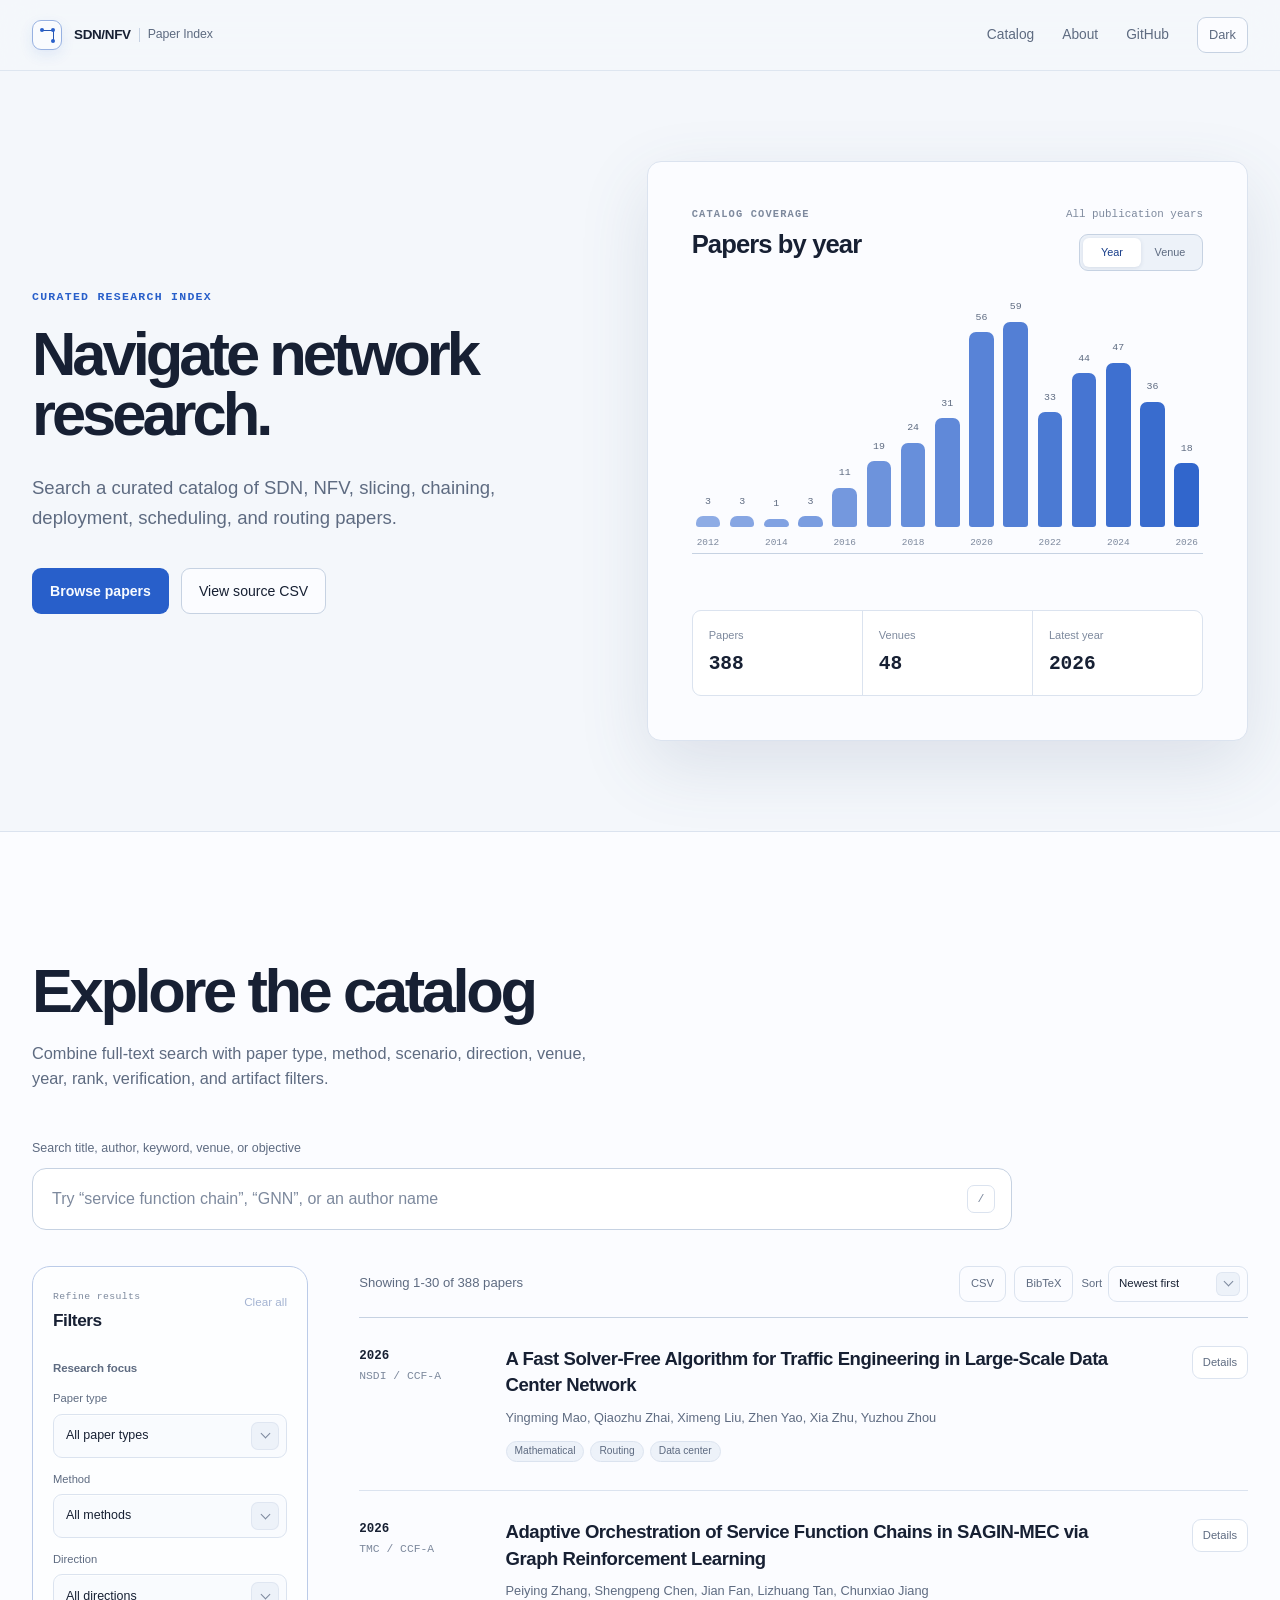
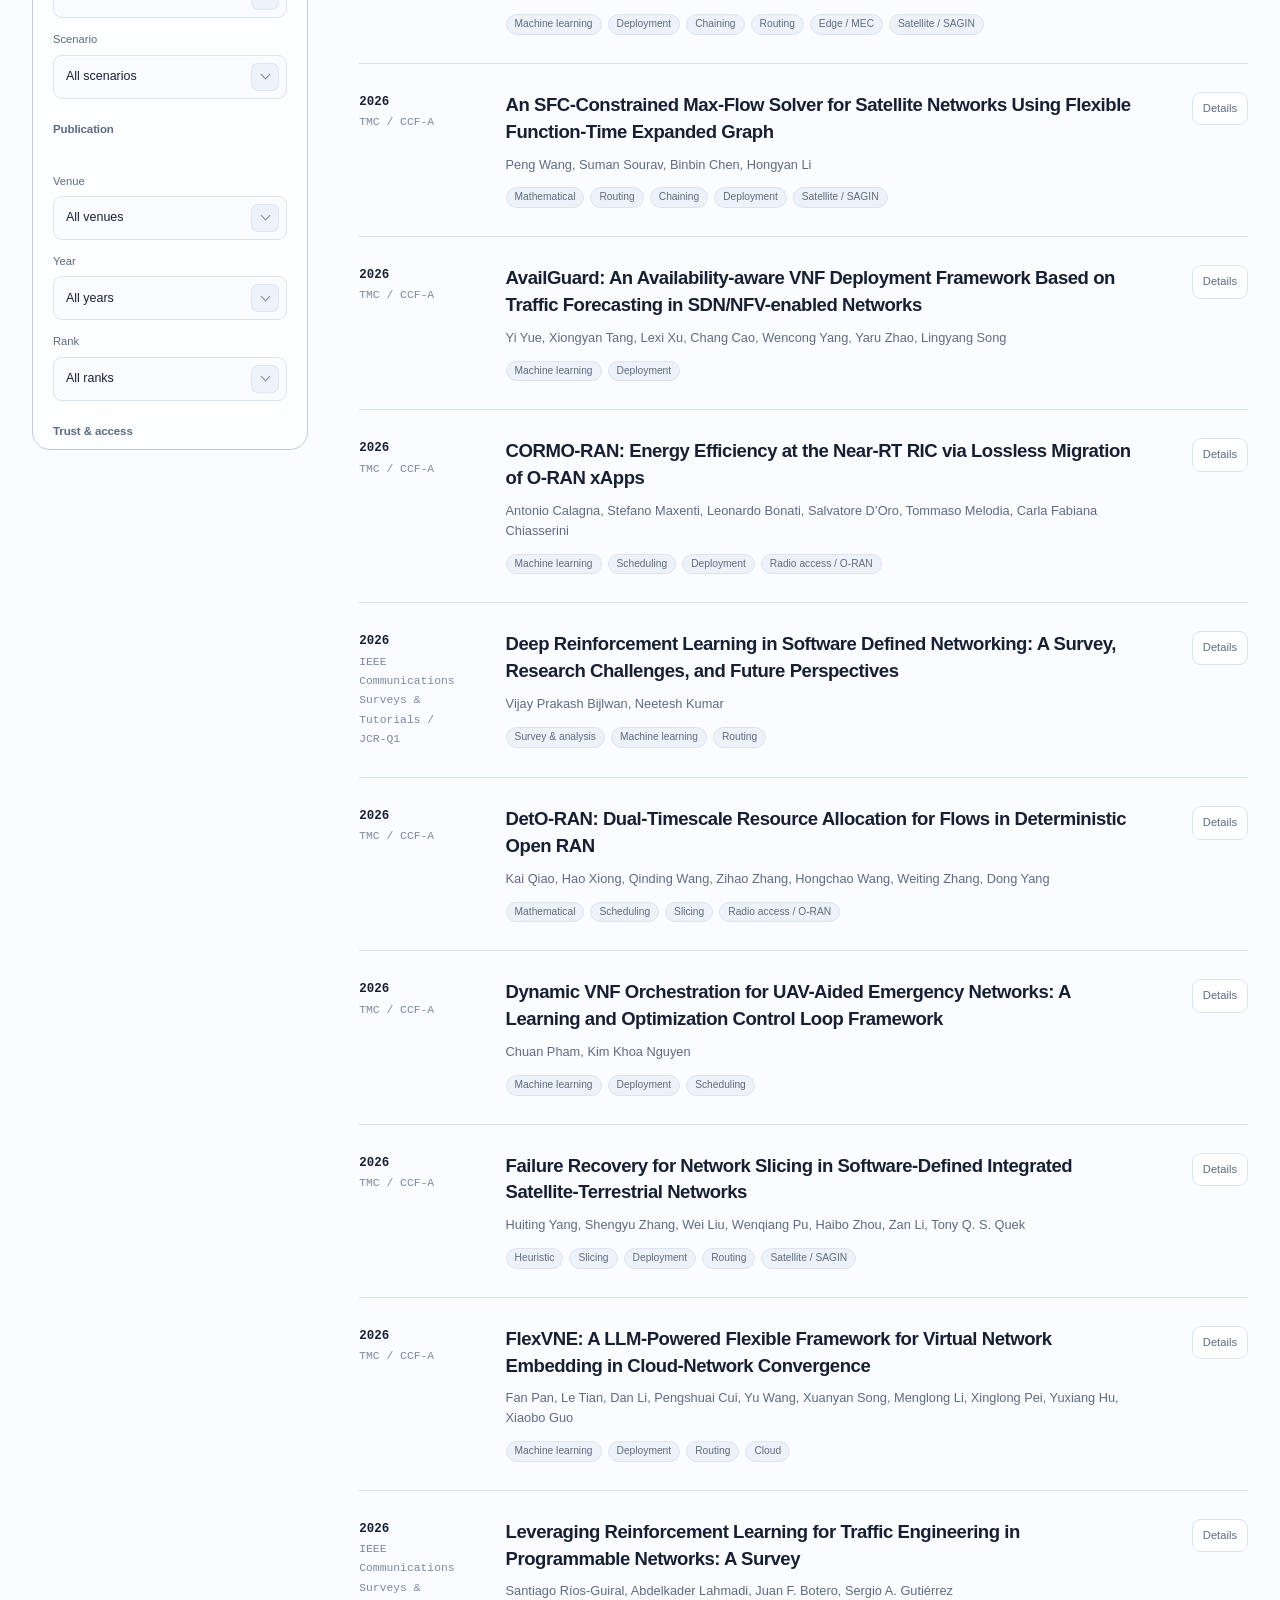
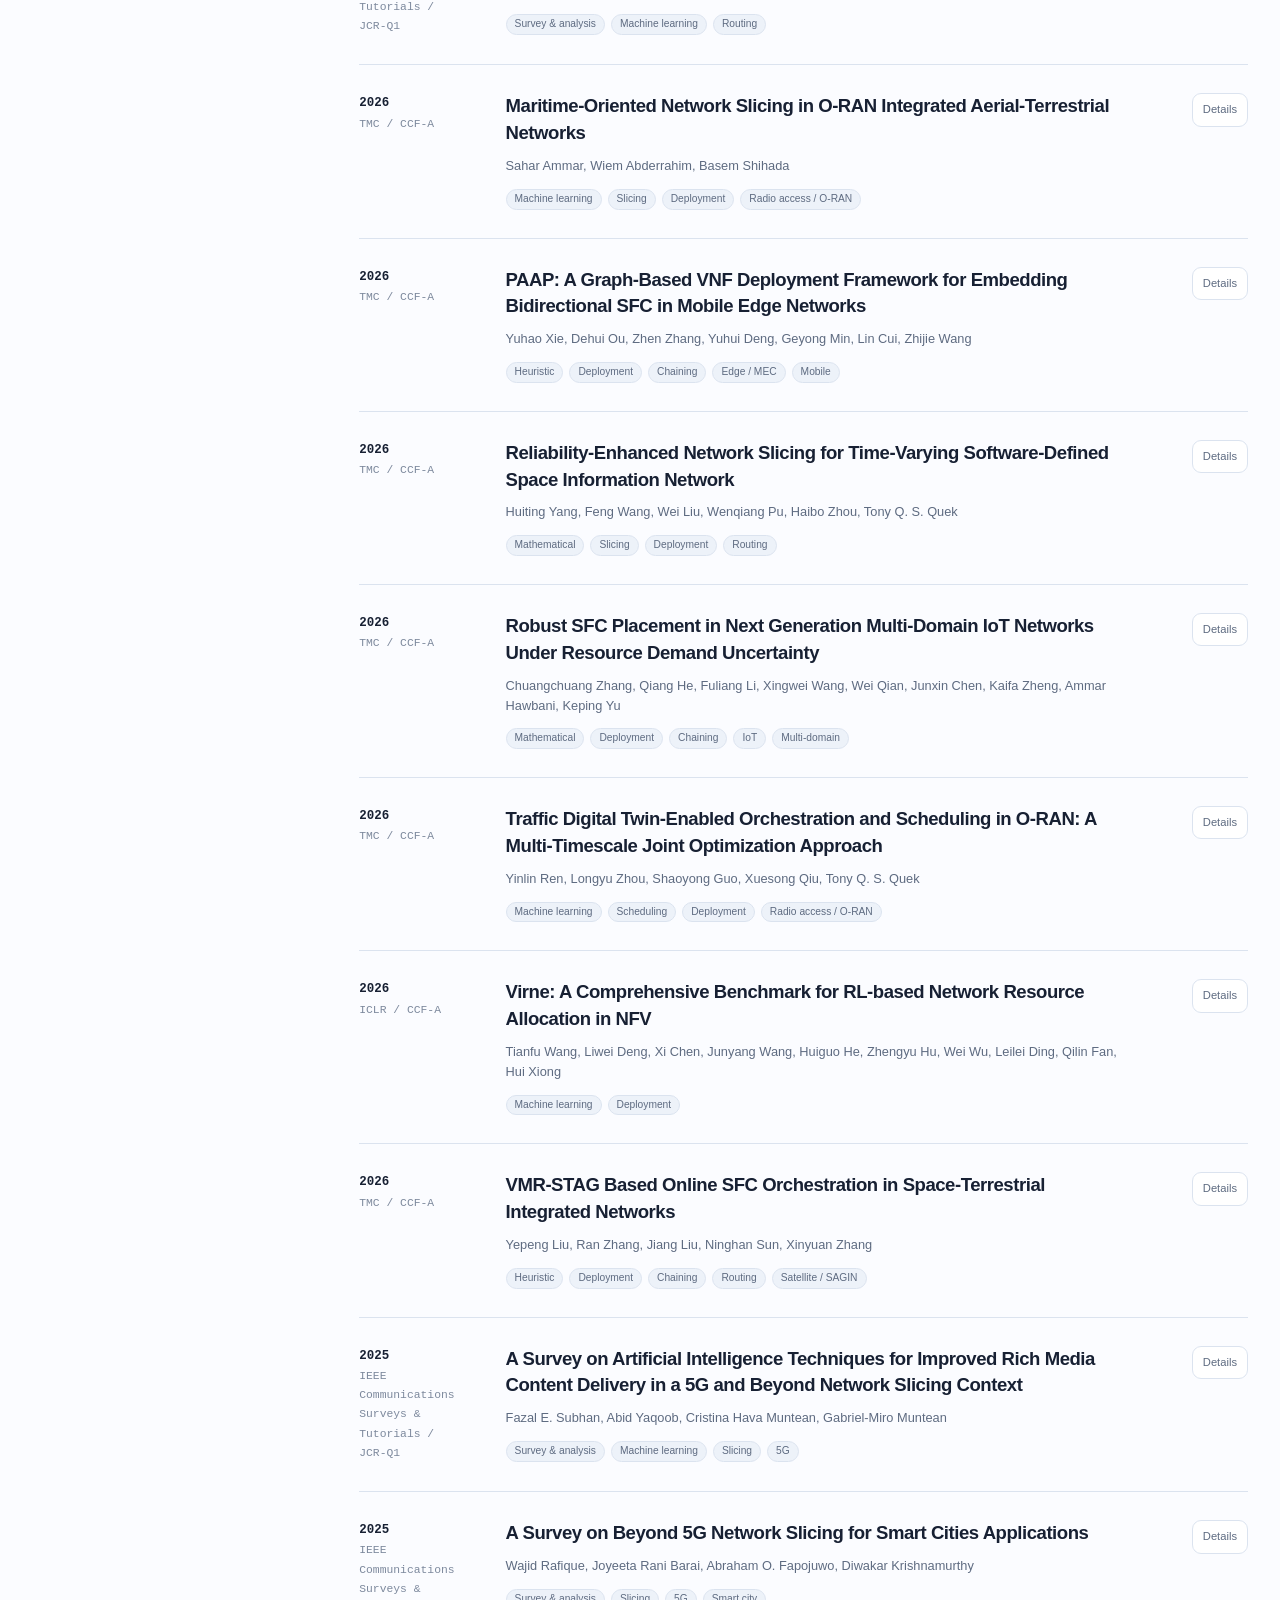
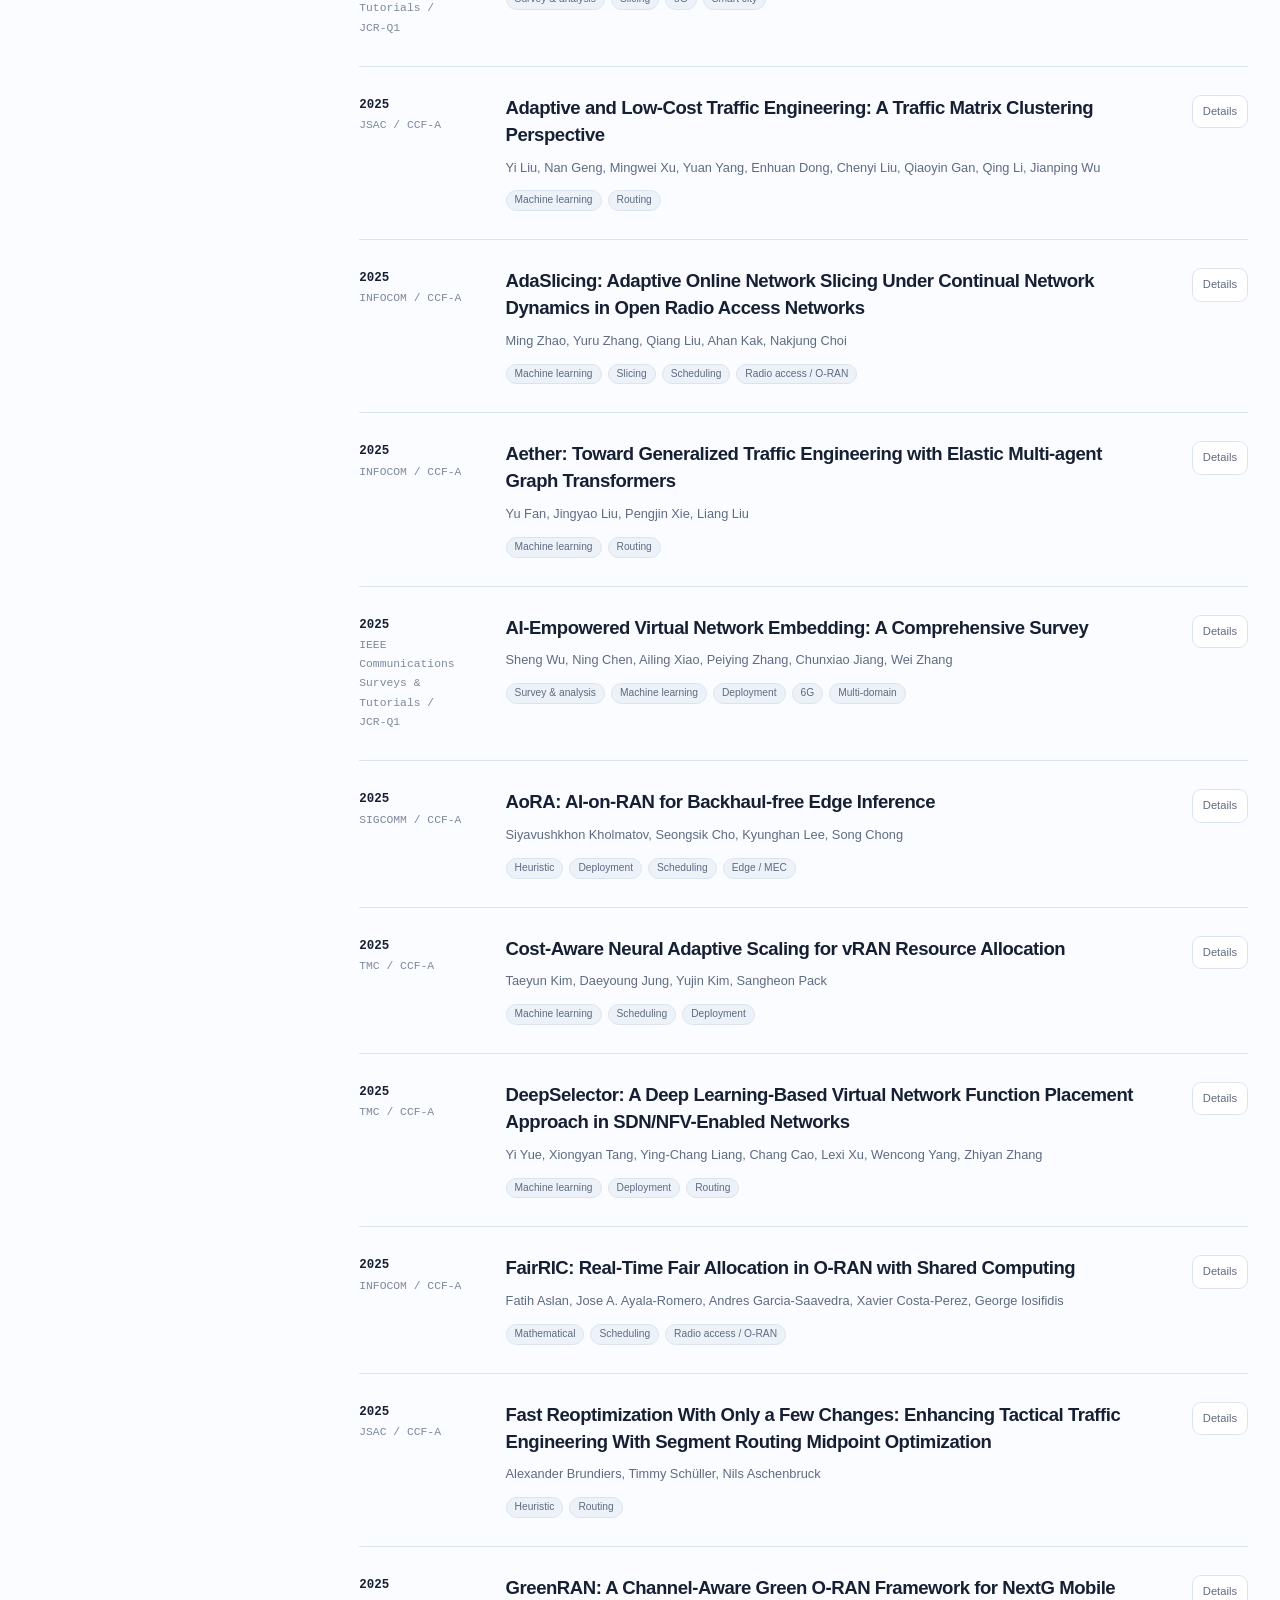
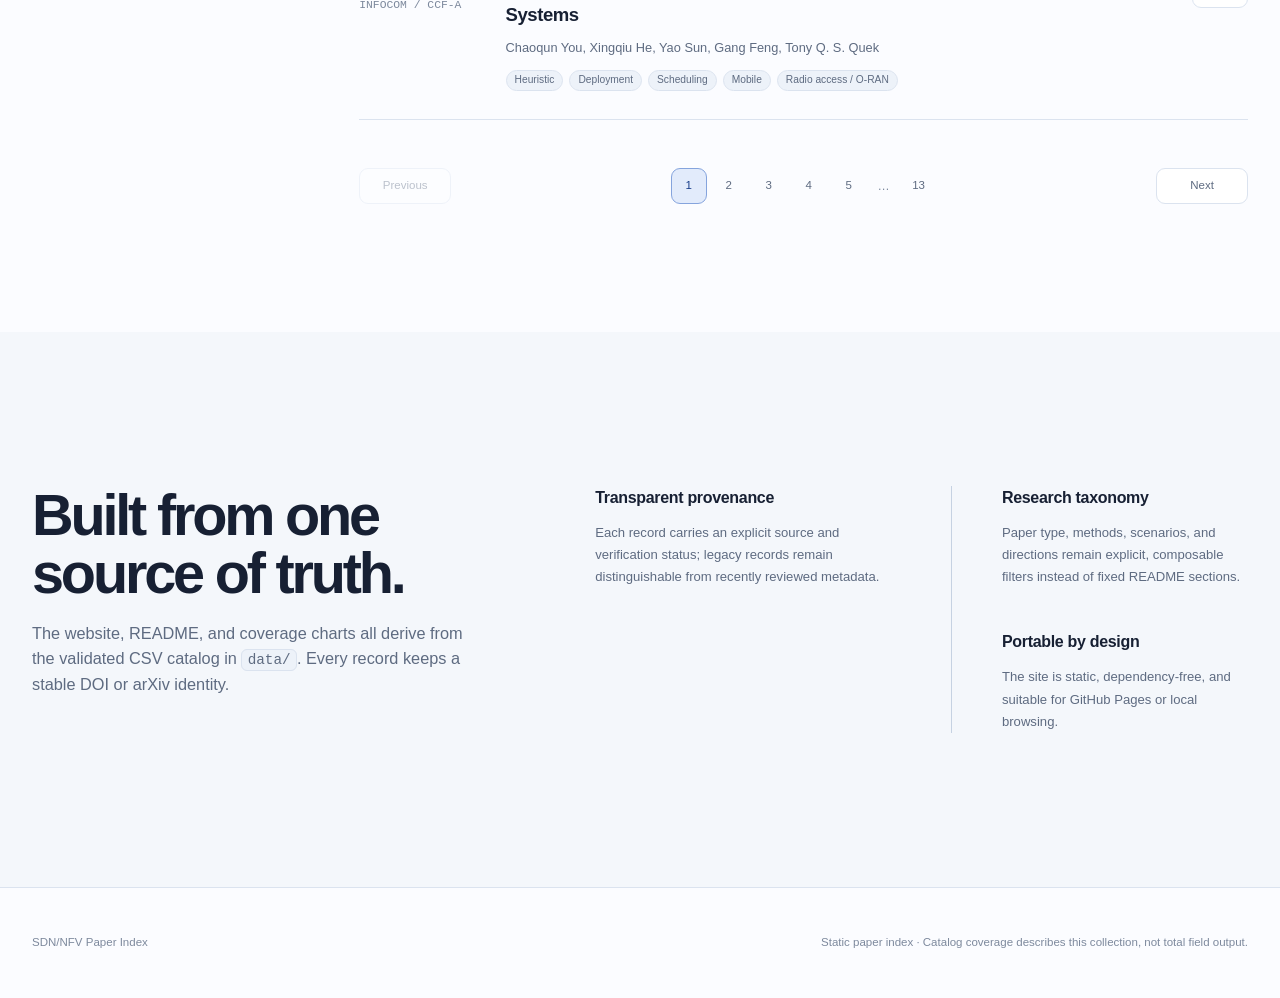
<file: index.html>
<!doctype html>
<html lang="en">
  <head>
    <meta charset="utf-8">
    <meta name="viewport" content="width=device-width, initial-scale=1">
    <meta name="description" content="A curated, searchable catalog of SDN and NFV network resource allocation research.">
    <meta name="theme-color" content="#f4f7fb">
    <meta property="og:type" content="website">
    <meta property="og:title" content="SDN/NFV Paper Index">
    <meta property="og:description" content="Explore a curated catalog of SDN, NFV, slicing, chaining, deployment, scheduling, and routing research.">
    <meta property="og:url" content="https://tianfu.wang/sdn-nfv-papers/">
    <meta name="twitter:card" content="summary">
    <title>SDN/NFV Paper Index</title>
    <link rel="canonical" href="https://tianfu.wang/sdn-nfv-papers/">
    <link rel="icon" href="data:image/svg+xml,%3Csvg xmlns='http://www.w3.org/2000/svg' viewBox='0 0 64 64'%3E%3Crect width='64' height='64' rx='18' fill='%23285fca'/%3E%3Cpath d='M20 21h24v22' fill='none' stroke='%23f8fbff' stroke-width='4' stroke-linecap='round' stroke-linejoin='round'/%3E%3Ccircle cx='20' cy='21' r='5' fill='%23f8fbff'/%3E%3Ccircle cx='44' cy='21' r='5' fill='%23f8fbff'/%3E%3Ccircle cx='44' cy='43' r='5' fill='%23f8fbff'/%3E%3C/svg%3E">
    <link rel="stylesheet" href="assets/site.css">
    <link rel="stylesheet" href="assets/brand.css">
    <link rel="stylesheet" href="assets/filters.css">
    <link rel="stylesheet" href="assets/selects.css">
    <link rel="stylesheet" href="assets/details.css">
    <link rel="stylesheet" href="assets/responsive.css">
    <script defer src="assets/exports.js"></script>
    <script defer src="assets/papers.js"></script>
    <script defer src="assets/app.js"></script>
    <script type="application/ld+json">
      {
        "@context": "https://schema.org",
        "@type": "Dataset",
        "name": "SDN/NFV Paper Index",
        "description": "A curated catalog of SDN and NFV network resource allocation research.",
        "url": "https://tianfu.wang/sdn-nfv-papers/",
        "isAccessibleForFree": true,
        "distribution": {
          "@type": "DataDownload",
          "encodingFormat": "text/csv",
          "contentUrl": "https://tianfu.wang/sdn-nfv-papers/data/papers.csv"
        }
      }
    </script>
  </head>
  <body>
    <a class="skip-link" href="#catalog">Skip to paper catalog</a>

    <header class="site-header">
      <nav class="nav-shell" aria-label="Primary navigation">
        <a class="wordmark" href="#top" aria-label="SDN/NFV Paper Index home">
          <span class="wordmark-mark" aria-hidden="true"></span>
          <span class="wordmark-copy">
            <span class="wordmark-name">SDN/NFV</span>
            <span class="wordmark-divider" aria-hidden="true"></span>
            <span class="wordmark-descriptor">Paper Index</span>
          </span>
        </a>
        <div class="nav-links">
          <a href="#catalog">Catalog</a>
          <a href="#about">About</a>
          <a href="https://github.com/GeminiLight/sdn-nfv-papers" target="_blank" rel="noreferrer">GitHub</a>
          <button class="theme-toggle" id="theme-toggle" type="button" aria-label="Switch color theme">Theme</button>
        </div>
      </nav>
    </header>

    <main id="top">
      <section class="hero shell" aria-labelledby="hero-title">
        <div class="hero-copy">
          <p class="eyebrow">Curated research index</p>
          <h1 id="hero-title">Navigate network research.</h1>
          <p class="hero-summary">Search a curated catalog of SDN, NFV, slicing, chaining, deployment, scheduling, and routing papers.</p>
          <div class="hero-actions">
            <a class="button button-primary" href="#catalog">Browse papers</a>
            <a class="button button-secondary" href="data/papers.csv">View source CSV</a>
          </div>
        </div>

        <div class="coverage-panel" aria-labelledby="coverage-title">
          <div class="coverage-heading">
            <div>
              <p class="panel-kicker">Catalog coverage</p>
              <h2 id="coverage-title">Papers by year</h2>
            </div>
            <div class="coverage-controls">
              <span class="coverage-note" id="coverage-note">All publication years</span>
              <div class="coverage-toggle" role="group" aria-label="Coverage chart dimension">
                <button type="button" data-coverage-view="year" aria-pressed="true">Year</button>
                <button type="button" data-coverage-view="venue" aria-pressed="false">Venue</button>
              </div>
            </div>
          </div>
          <div class="coverage-view" id="coverage-year-view">
            <div class="coverage-chart" id="coverage-chart" aria-label="Paper count by publication year"></div>
          </div>
          <div class="coverage-view" id="coverage-venue-view" hidden>
            <div class="venue-chart" id="venue-chart" aria-label="Paper count for the eight most represented venues"></div>
            <p class="venue-footnote" id="venue-footnote"></p>
          </div>
          <dl class="hero-stats">
            <div>
              <dt>Papers</dt>
              <dd id="stat-papers">-</dd>
            </div>
            <div>
              <dt>Venues</dt>
              <dd id="stat-venues">-</dd>
            </div>
            <div>
              <dt>Latest year</dt>
              <dd id="stat-year">-</dd>
            </div>
          </dl>
        </div>
      </section>

      <section class="catalog-section" id="catalog" aria-labelledby="catalog-title">
        <div class="shell">
          <div class="section-heading">
            <h2 id="catalog-title">Explore the catalog</h2>
            <p>Combine full-text search with paper type, method, scenario, direction, venue, year, rank, verification, and artifact filters.</p>
          </div>

          <div class="search-shell">
            <label for="paper-search">Search title, author, keyword, venue, or objective</label>
            <div class="search-control">
              <input id="paper-search" type="search" autocomplete="off" placeholder="Try “service function chain”, “GNN”, or an author name">
              <span class="search-shortcut" aria-hidden="true">/</span>
            </div>
          </div>

          <div class="catalog-layout">
            <button class="filter-toggle" id="filter-toggle" type="button" aria-controls="filter-panel" aria-expanded="false">
              <span class="filter-toggle-copy">
                <strong>Refine results</strong>
                <span>Topic, venue, year, and access</span>
              </span>
              <span class="filter-toggle-trail">
                <span class="filter-toggle-count" id="filter-toggle-count" hidden>0</span>
                <span class="filter-toggle-icon" aria-hidden="true"></span>
              </span>
            </button>

            <aside class="filter-panel" id="filter-panel" aria-labelledby="filter-title">
              <div class="filter-heading">
                <div class="filter-heading-copy">
                  <p>Refine results</p>
                  <h3 id="filter-title">Filters <span class="filter-count" id="filter-count" hidden>0</span></h3>
                </div>
                <button class="text-button" id="clear-filters" type="button" disabled>Clear all</button>
              </div>

              <div class="filter-groups">
                <fieldset class="filter-group">
                  <legend>Research focus</legend>
                  <div class="filter-fields">
                    <div class="filter-field">
                      <span>Paper type</span>
                      <select id="filter-paper-type" aria-label="Paper type"><option value="">All paper types</option></select>
                    </div>
                    <div class="filter-field">
                      <span>Method</span>
                      <select id="filter-method" aria-label="Method"><option value="">All methods</option></select>
                    </div>
                    <div class="filter-field">
                      <span>Direction</span>
                      <select id="filter-direction" aria-label="Direction"><option value="">All directions</option></select>
                    </div>
                    <div class="filter-field">
                      <span>Scenario</span>
                      <select id="filter-scenario" aria-label="Scenario"><option value="">All scenarios</option></select>
                    </div>
                  </div>
                </fieldset>

                <fieldset class="filter-group">
                  <legend>Publication</legend>
                  <div class="filter-fields">
                    <div class="filter-field">
                      <span>Venue</span>
                      <select id="filter-venue" aria-label="Venue"><option value="">All venues</option></select>
                    </div>
                    <div class="filter-field">
                      <span>Year</span>
                      <select id="filter-year" aria-label="Year"><option value="">All years</option></select>
                    </div>
                    <div class="filter-field">
                      <span>Rank</span>
                      <select id="filter-rank" aria-label="Rank"><option value="">All ranks</option></select>
                    </div>
                  </div>
                </fieldset>

                <fieldset class="filter-group">
                  <legend>Trust &amp; access</legend>
                  <div class="filter-fields">
                    <div class="filter-field">
                      <span>Verification</span>
                      <select id="filter-verification" aria-label="Verification"><option value="">All verification states</option></select>
                    </div>
                    <div class="filter-field">
                      <span>Artifacts</span>
                      <select id="filter-availability" aria-label="Artifacts">
                        <option value="">Any availability</option>
                        <option value="code">Code available</option>
                        <option value="data">Data available</option>
                      </select>
                    </div>
                  </div>
                </fieldset>
              </div>

              <p class="filter-footnote">Filters combine with one another. Multi-value fields match papers containing the selected value.</p>
            </aside>

            <div class="results-panel">
              <div class="results-toolbar">
                <p id="result-count" role="status" aria-live="polite" tabindex="-1">Loading catalog</p>
                <div class="results-actions">
                  <button class="toolbar-button" id="export-csv" type="button" title="Download filtered results as CSV">CSV</button>
                  <button class="toolbar-button" id="export-bibtex" type="button" title="Download filtered results as BibTeX">BibTeX</button>
                  <div class="sort-control">
                    <span>Sort</span>
                    <select id="sort-order" aria-label="Sort">
                      <option value="newest">Newest first</option>
                      <option value="oldest">Oldest first</option>
                      <option value="title">Title A-Z</option>
                    </select>
                  </div>
                </div>
              </div>

              <div class="active-filters" id="active-filters" aria-label="Active filters" hidden></div>

              <div class="loading-state" id="loading-state" aria-hidden="true">
                <span></span><span></span><span></span>
              </div>
              <ol class="paper-list" id="paper-list"></ol>
              <div class="empty-state" id="empty-state" hidden>
                <h3>No papers match these filters.</h3>
                <p>Broaden the query or reset the filters to return to the full catalog.</p>
                <button class="button button-secondary" id="empty-reset" type="button">Reset filters</button>
              </div>
              <nav class="pagination" id="pagination" aria-label="Paper result pages" hidden></nav>
            </div>
          </div>
        </div>
      </section>

      <section class="about-section shell" id="about" aria-labelledby="about-title">
        <div class="about-copy">
          <h2 id="about-title">Built from one source of truth.</h2>
          <p>The website, README, and coverage charts all derive from the validated CSV catalog in <code>data/</code>. Every record keeps a stable DOI or arXiv identity.</p>
        </div>
        <dl class="method-grid">
          <div>
            <dt>Transparent provenance</dt>
            <dd>Each record carries an explicit source and verification status; legacy records remain distinguishable from recently reviewed metadata.</dd>
          </div>
          <div>
            <dt>Research taxonomy</dt>
            <dd>Paper type, methods, scenarios, and directions remain explicit, composable filters instead of fixed README sections.</dd>
          </div>
          <div>
            <dt>Portable by design</dt>
            <dd>The site is static, dependency-free, and suitable for GitHub Pages or local browsing.</dd>
          </div>
        </dl>
      </section>
    </main>

    <footer class="site-footer">
      <div class="shell footer-inner">
        <p>SDN/NFV Paper Index</p>
        <p><a href="papers.html">Static paper index</a> · Catalog coverage describes this collection, not total field output.</p>
      </div>
    </footer>

    <dialog class="paper-dialog" id="paper-dialog" aria-labelledby="dialog-title">
      <div class="dialog-shell">
        <button class="dialog-close" id="dialog-close" type="button" aria-label="Close paper details">Close</button>
        <div id="dialog-content"></div>
      </div>
    </dialog>

    <noscript>
      <div class="noscript-message">JavaScript is required for interactive search and filtering. Browse the <a href="papers.html">static paper index</a> or README instead.</div>
    </noscript>
  </body>
</html>
</file>
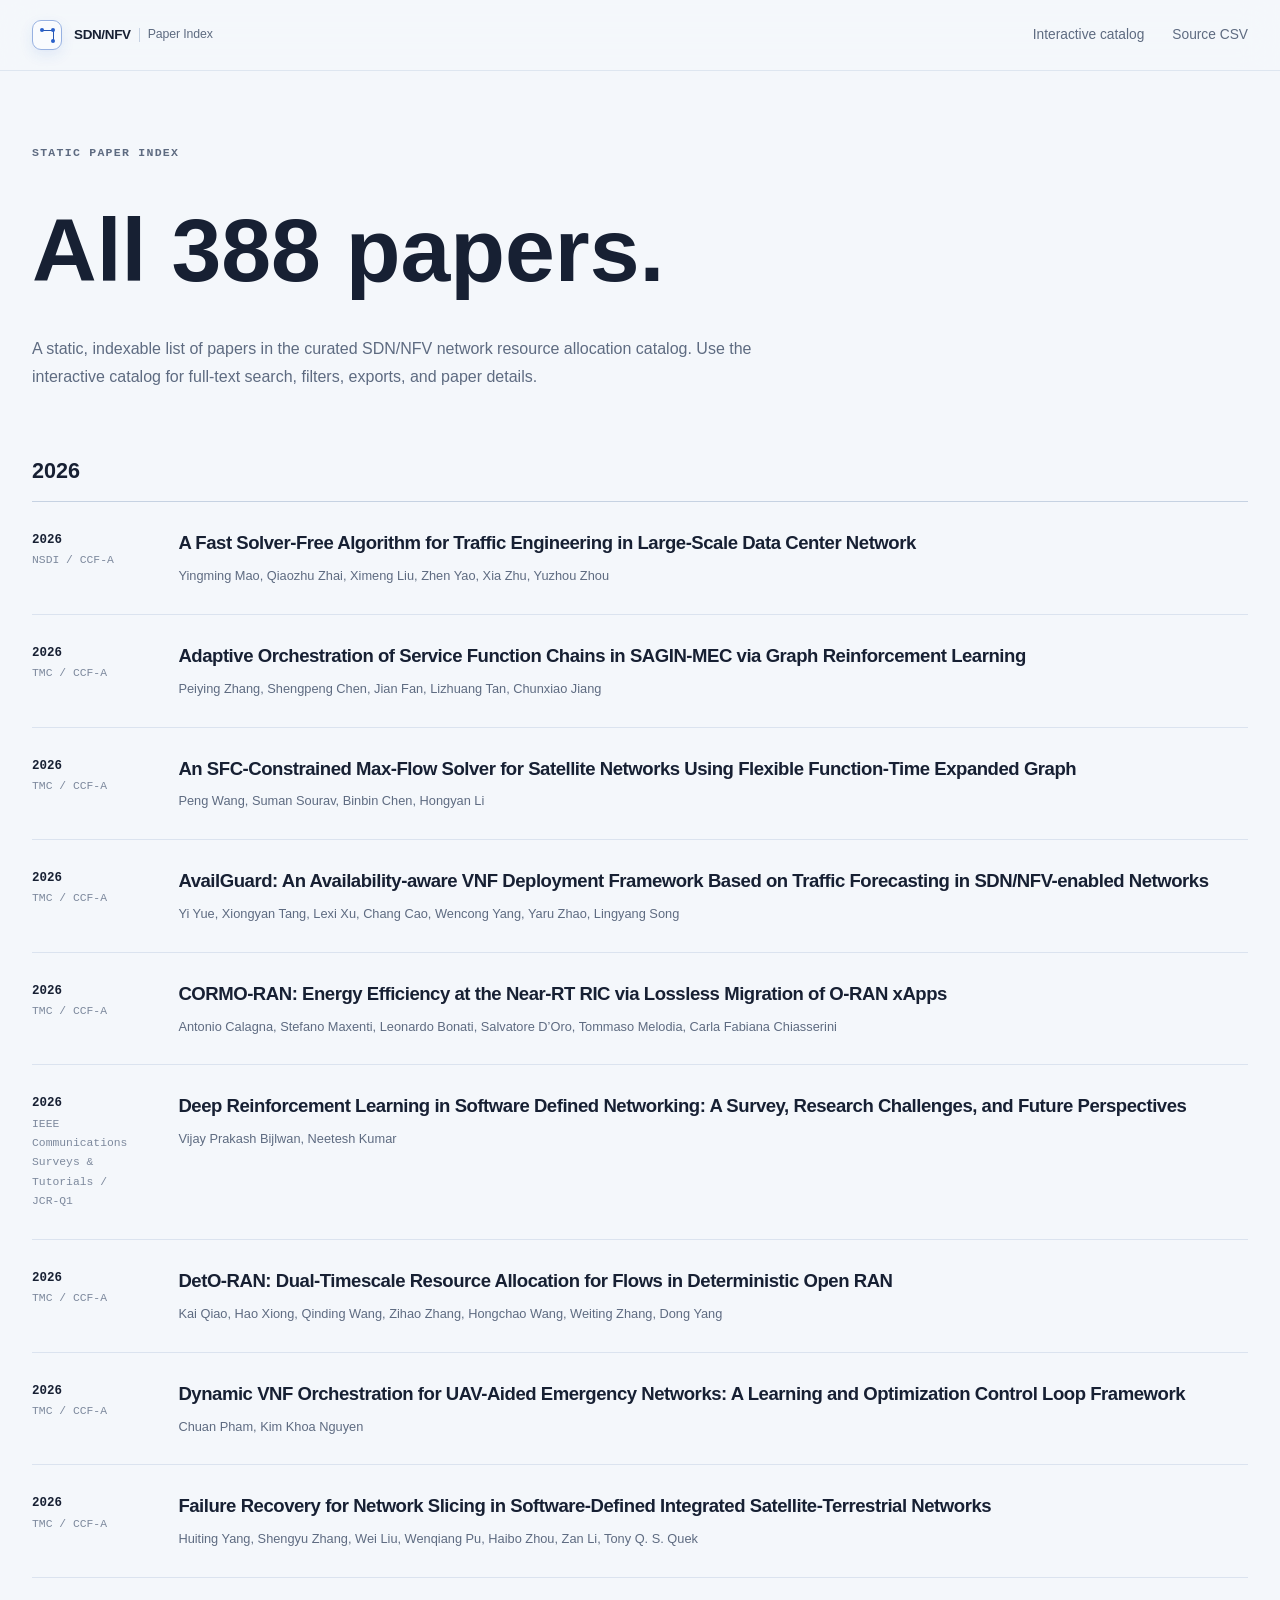
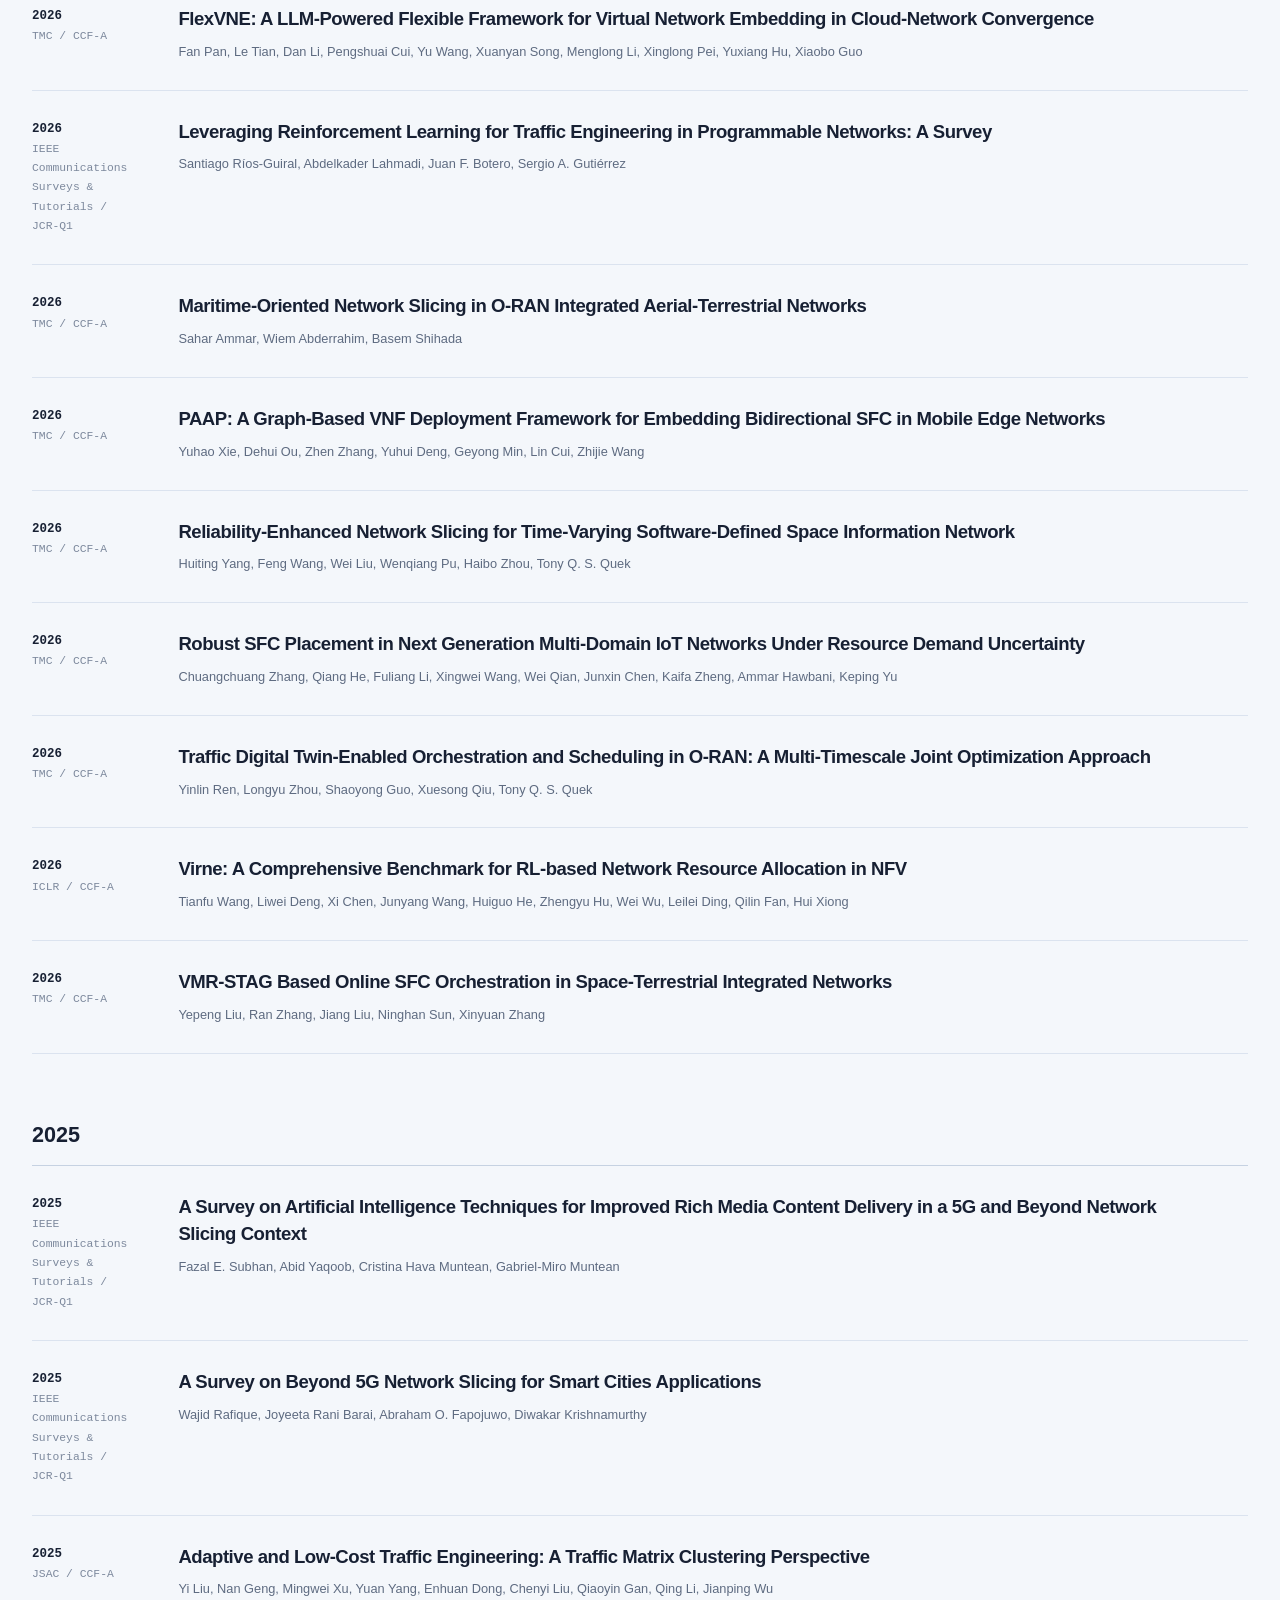
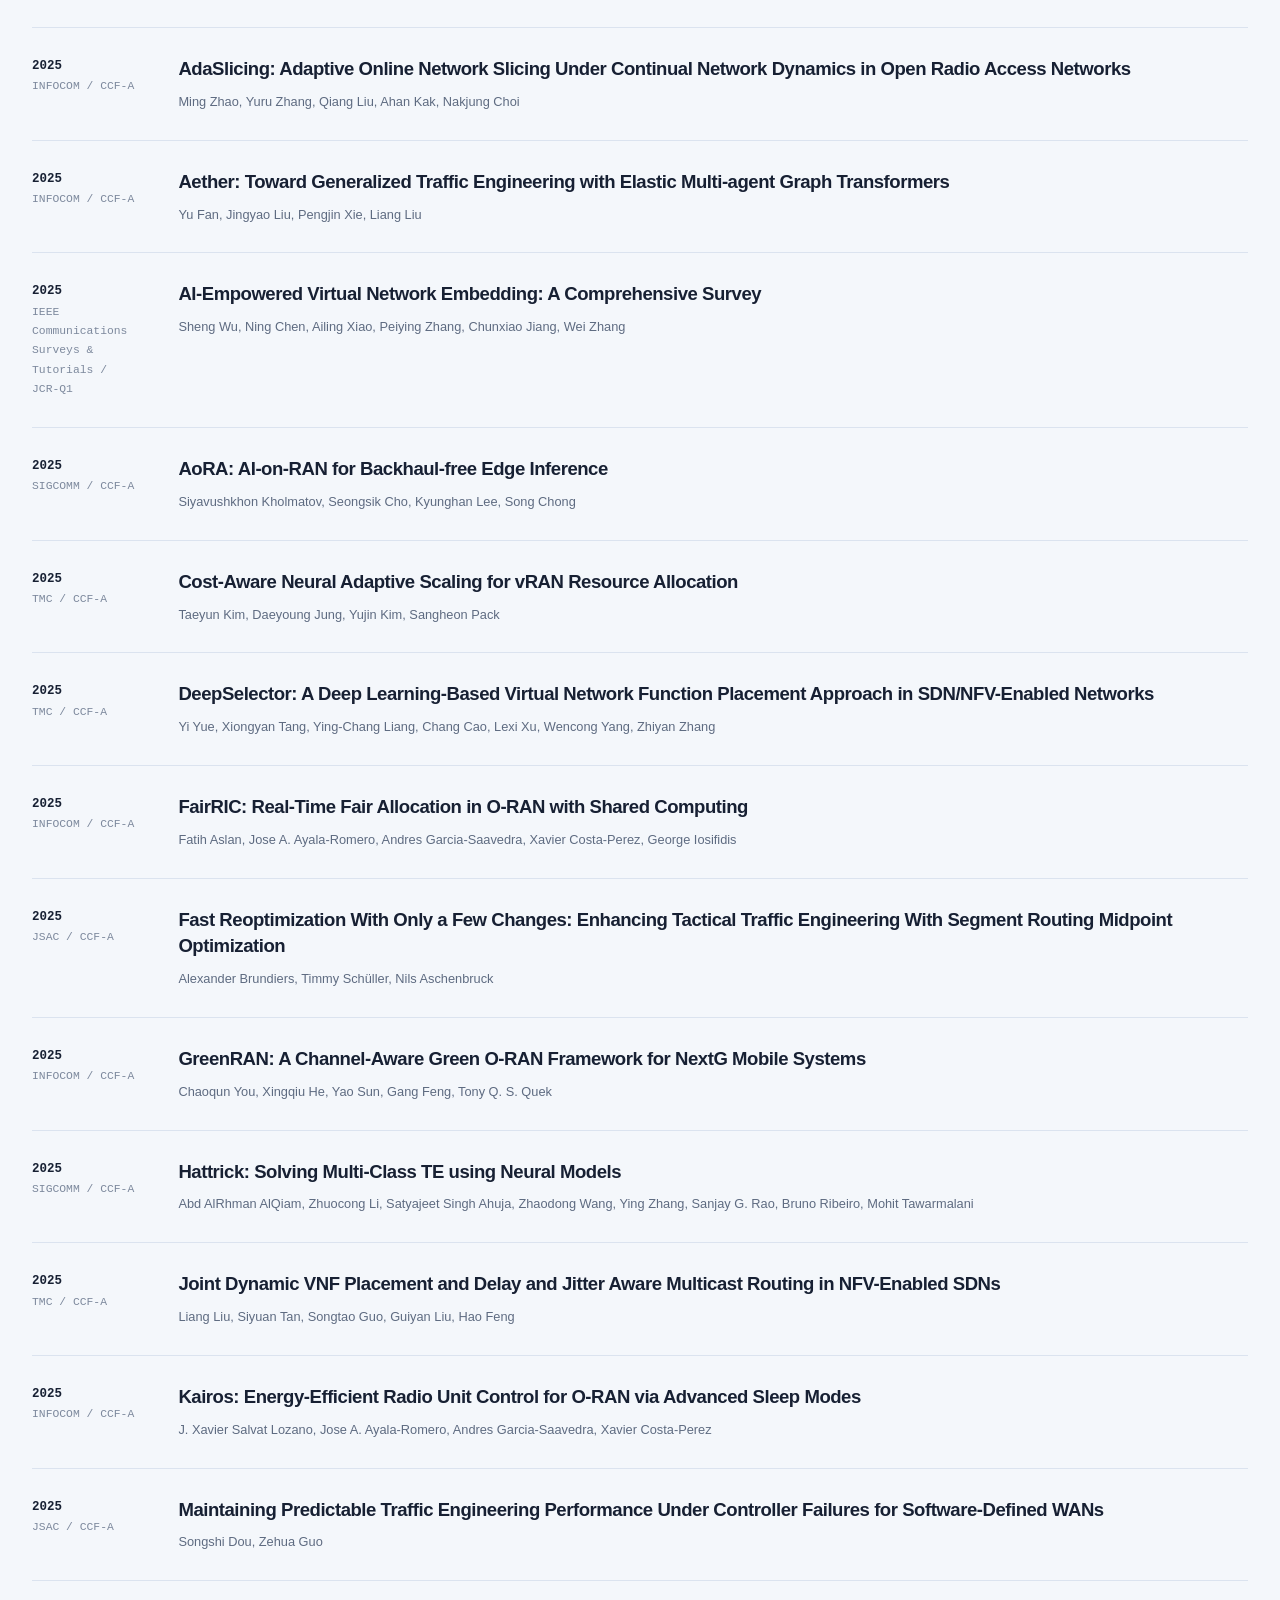
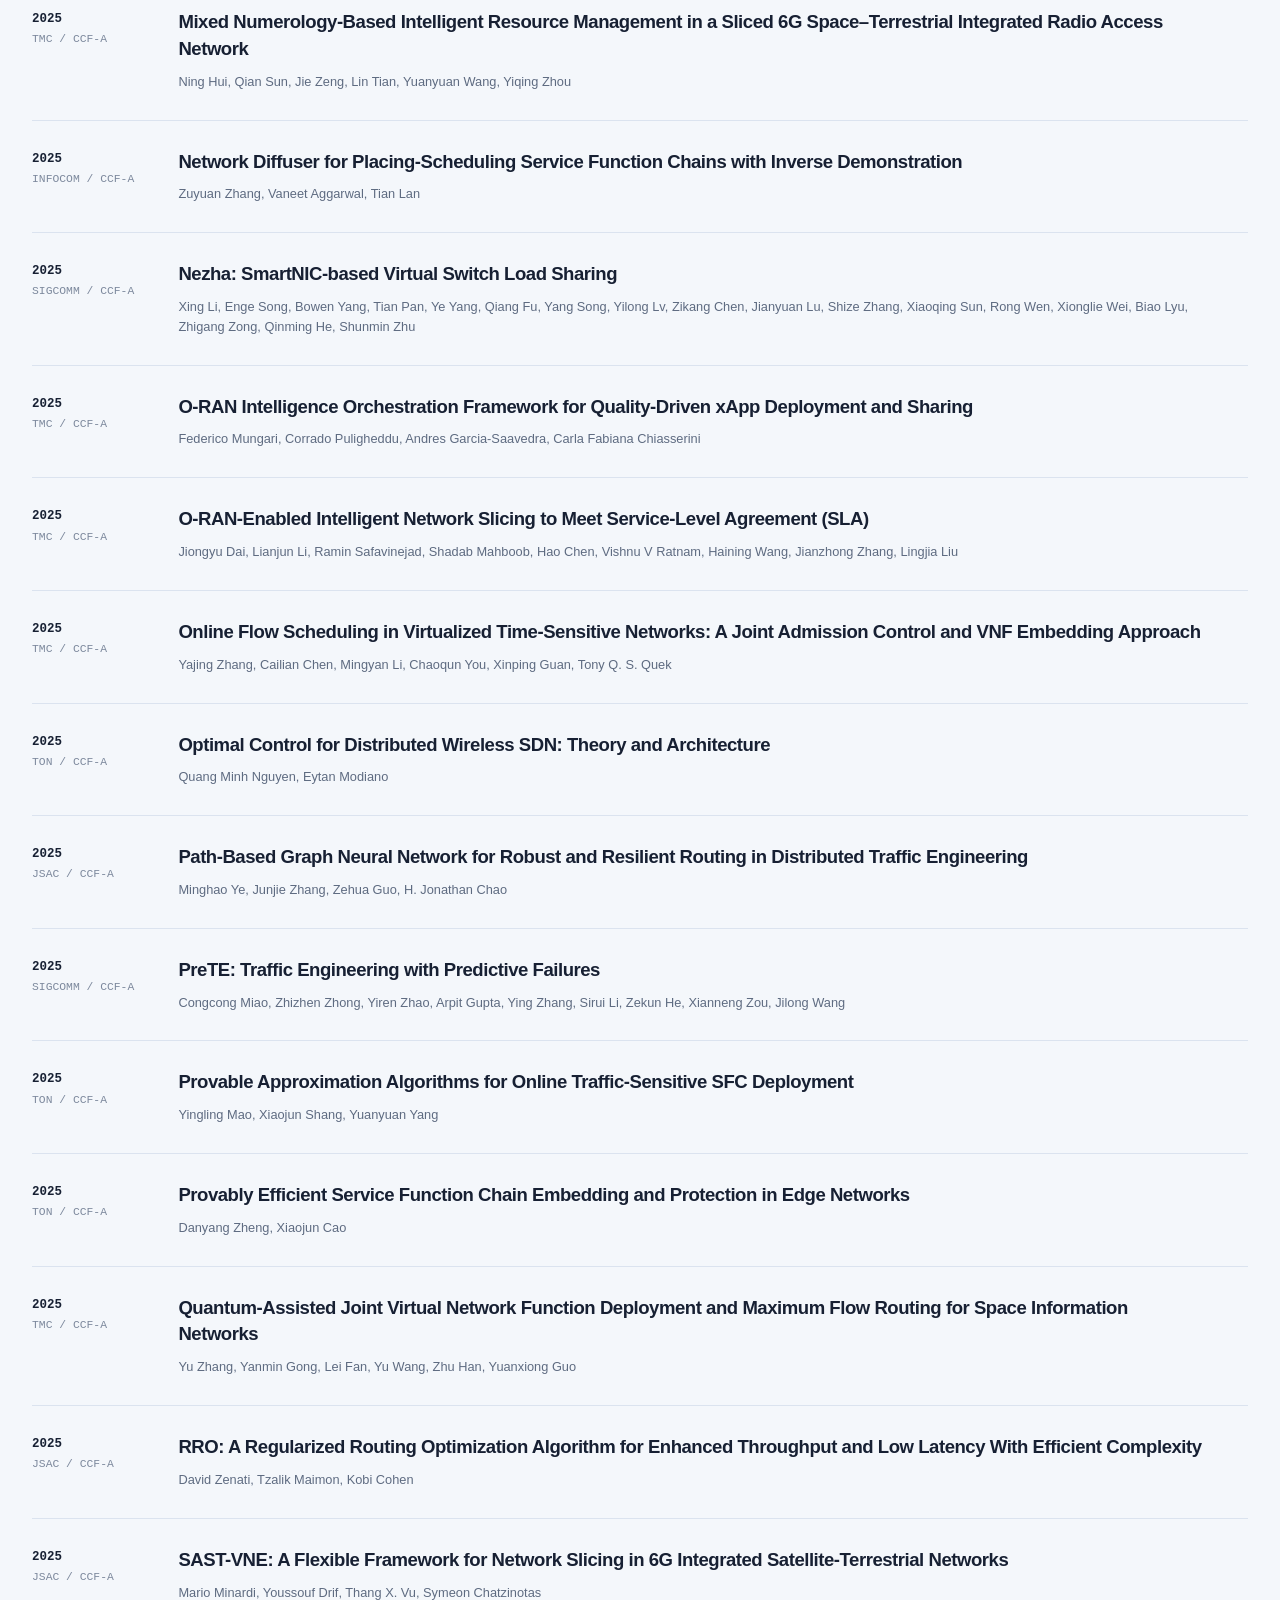
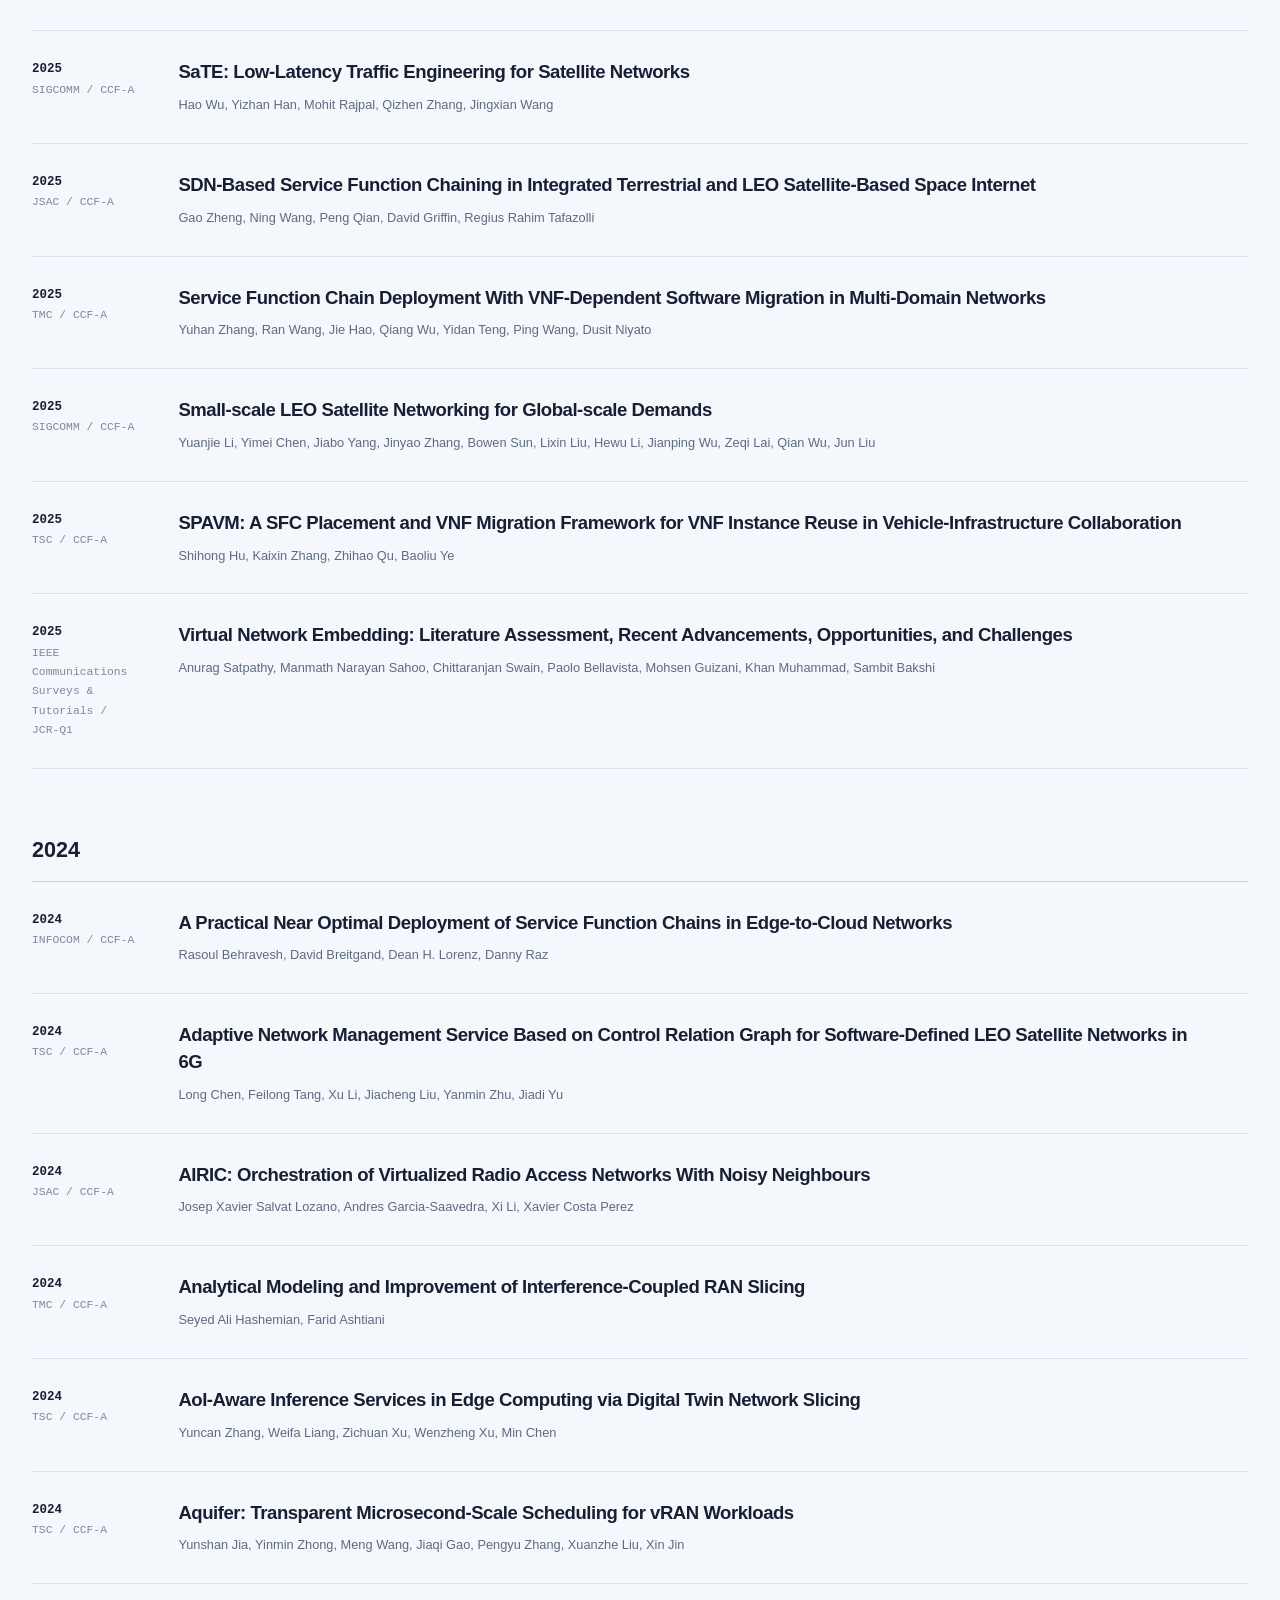
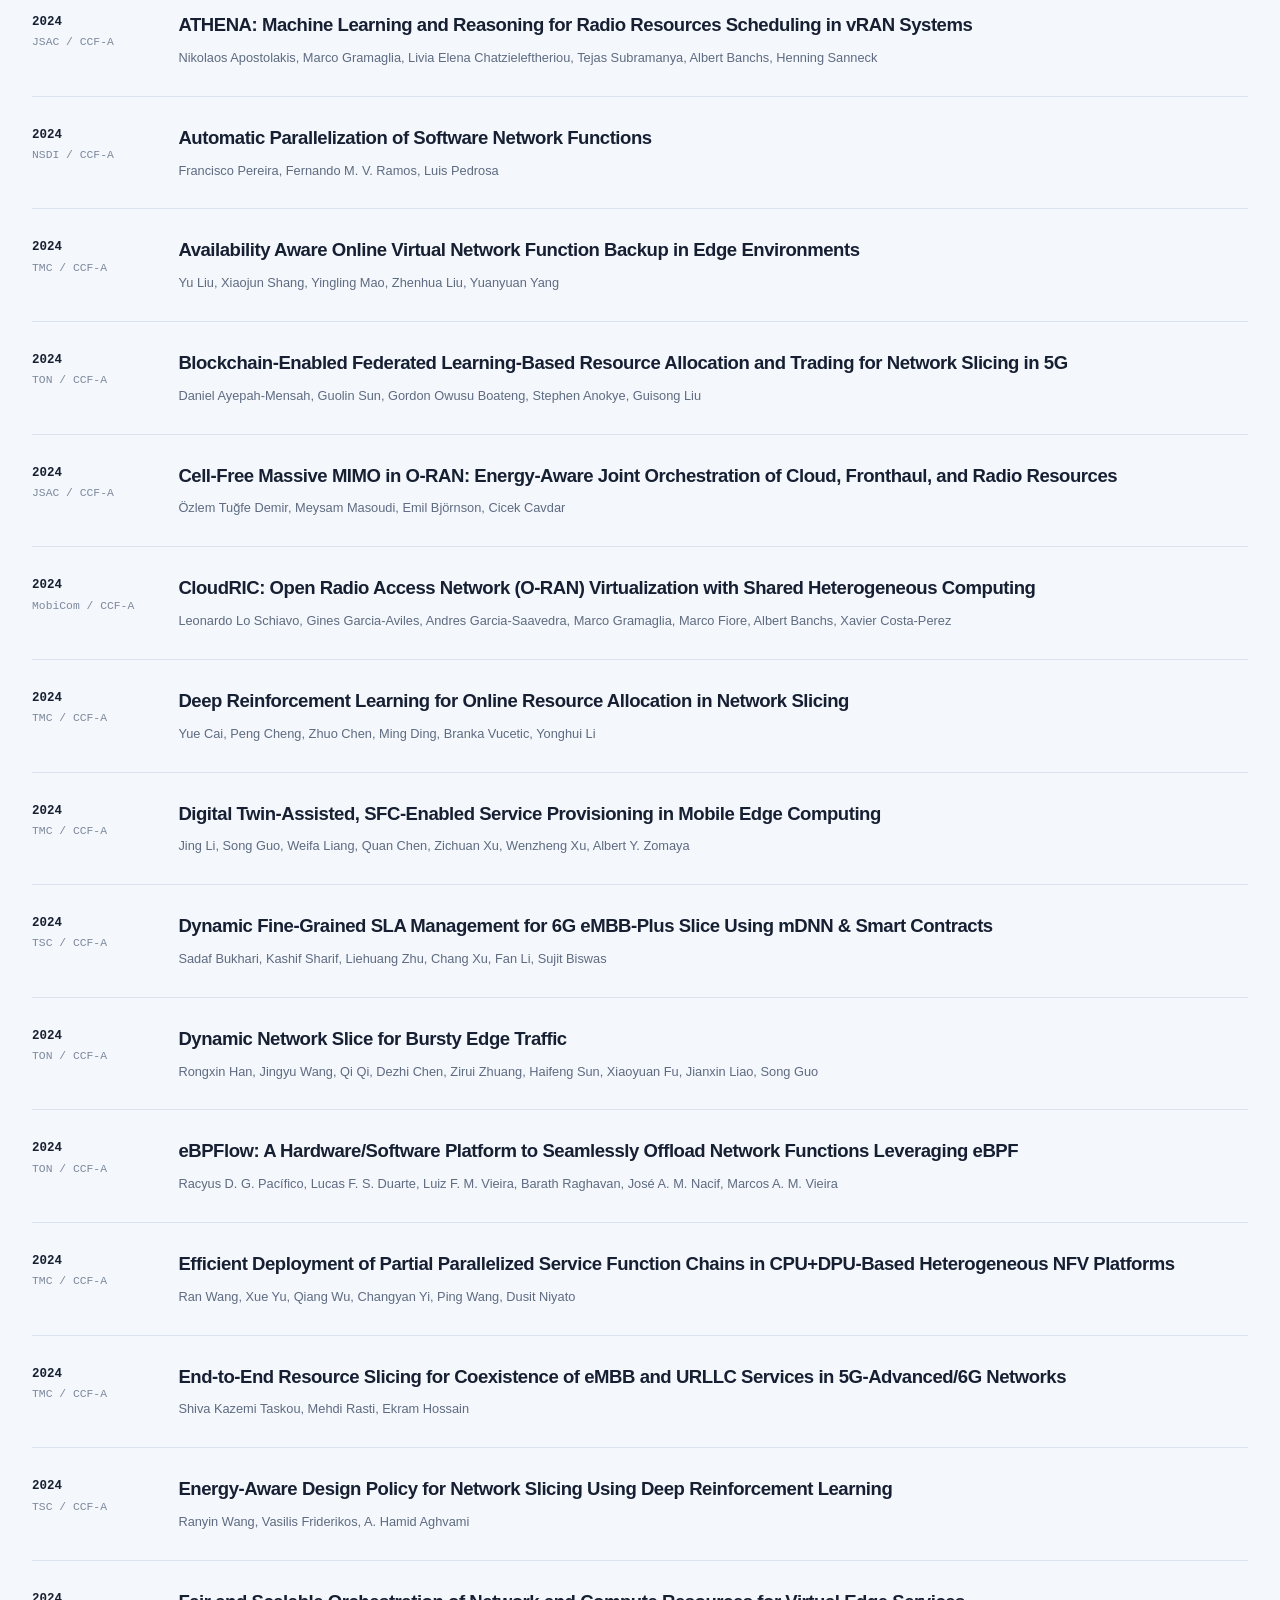
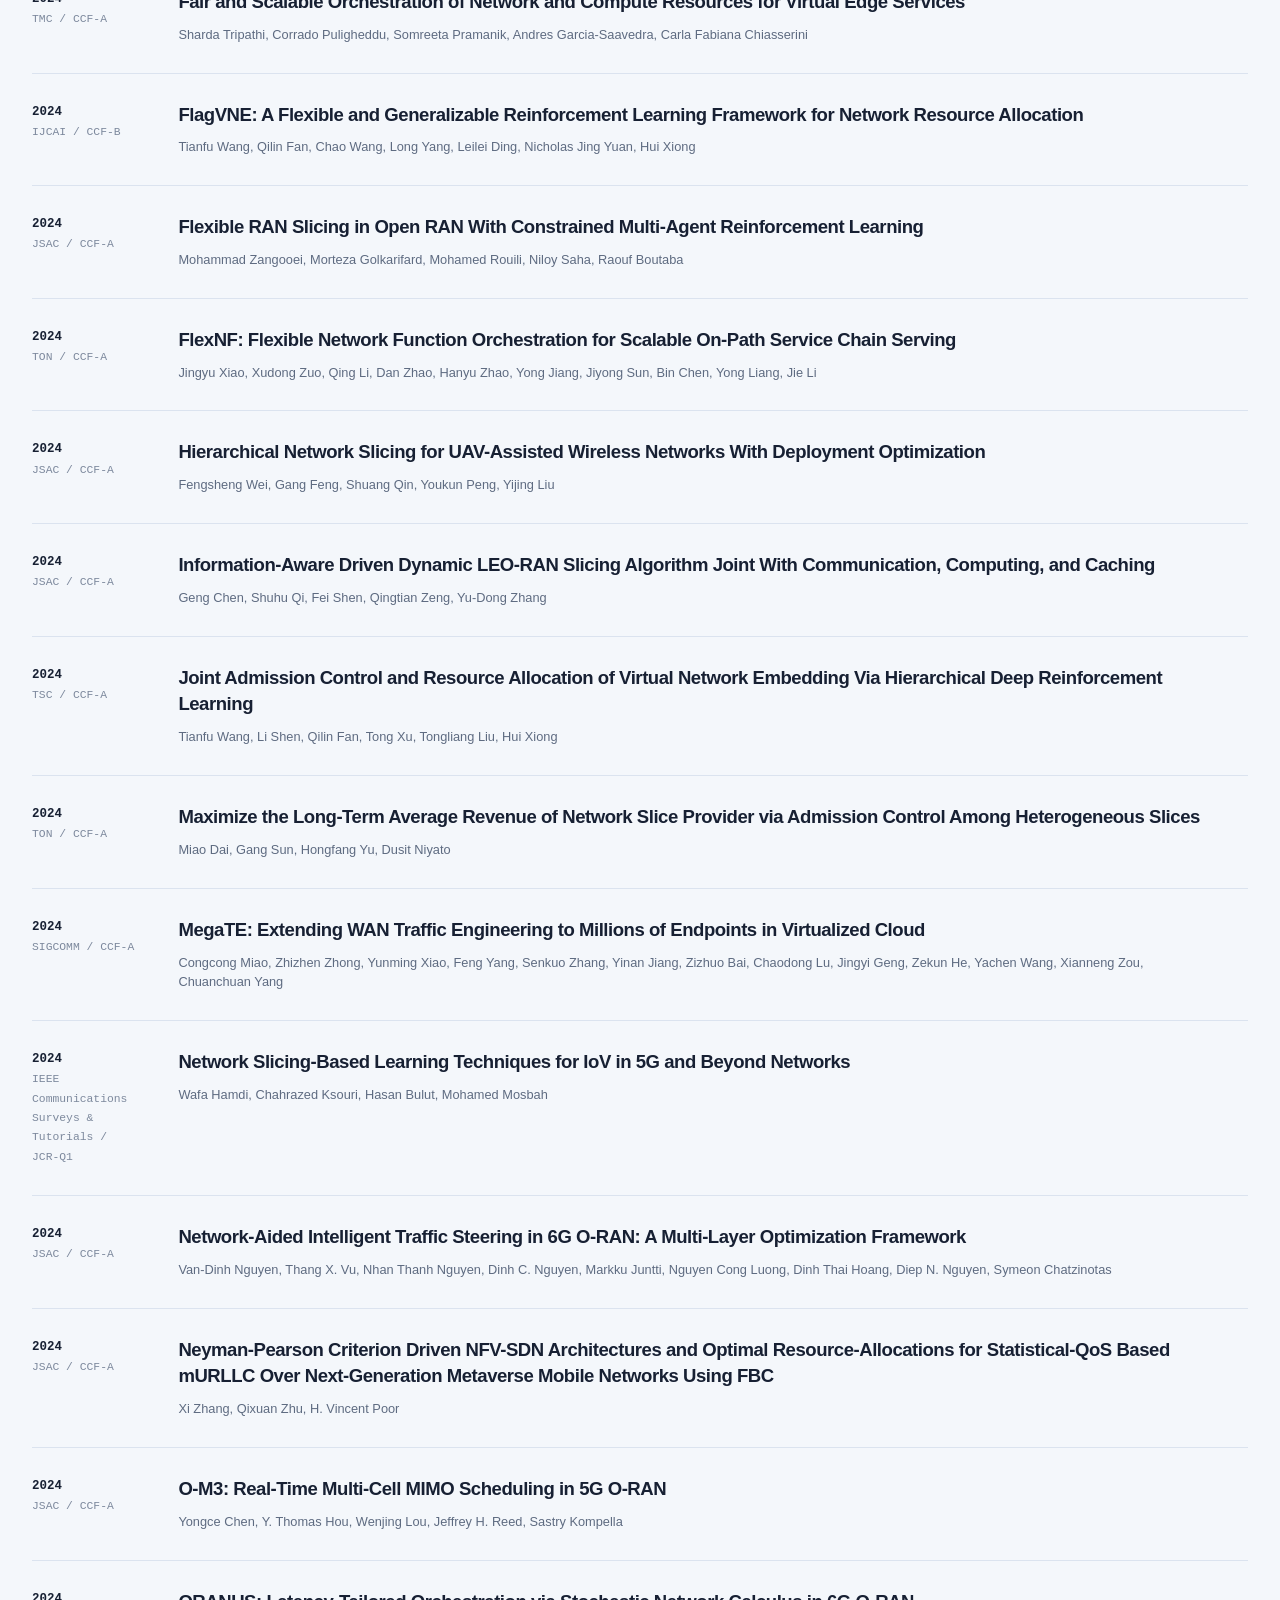
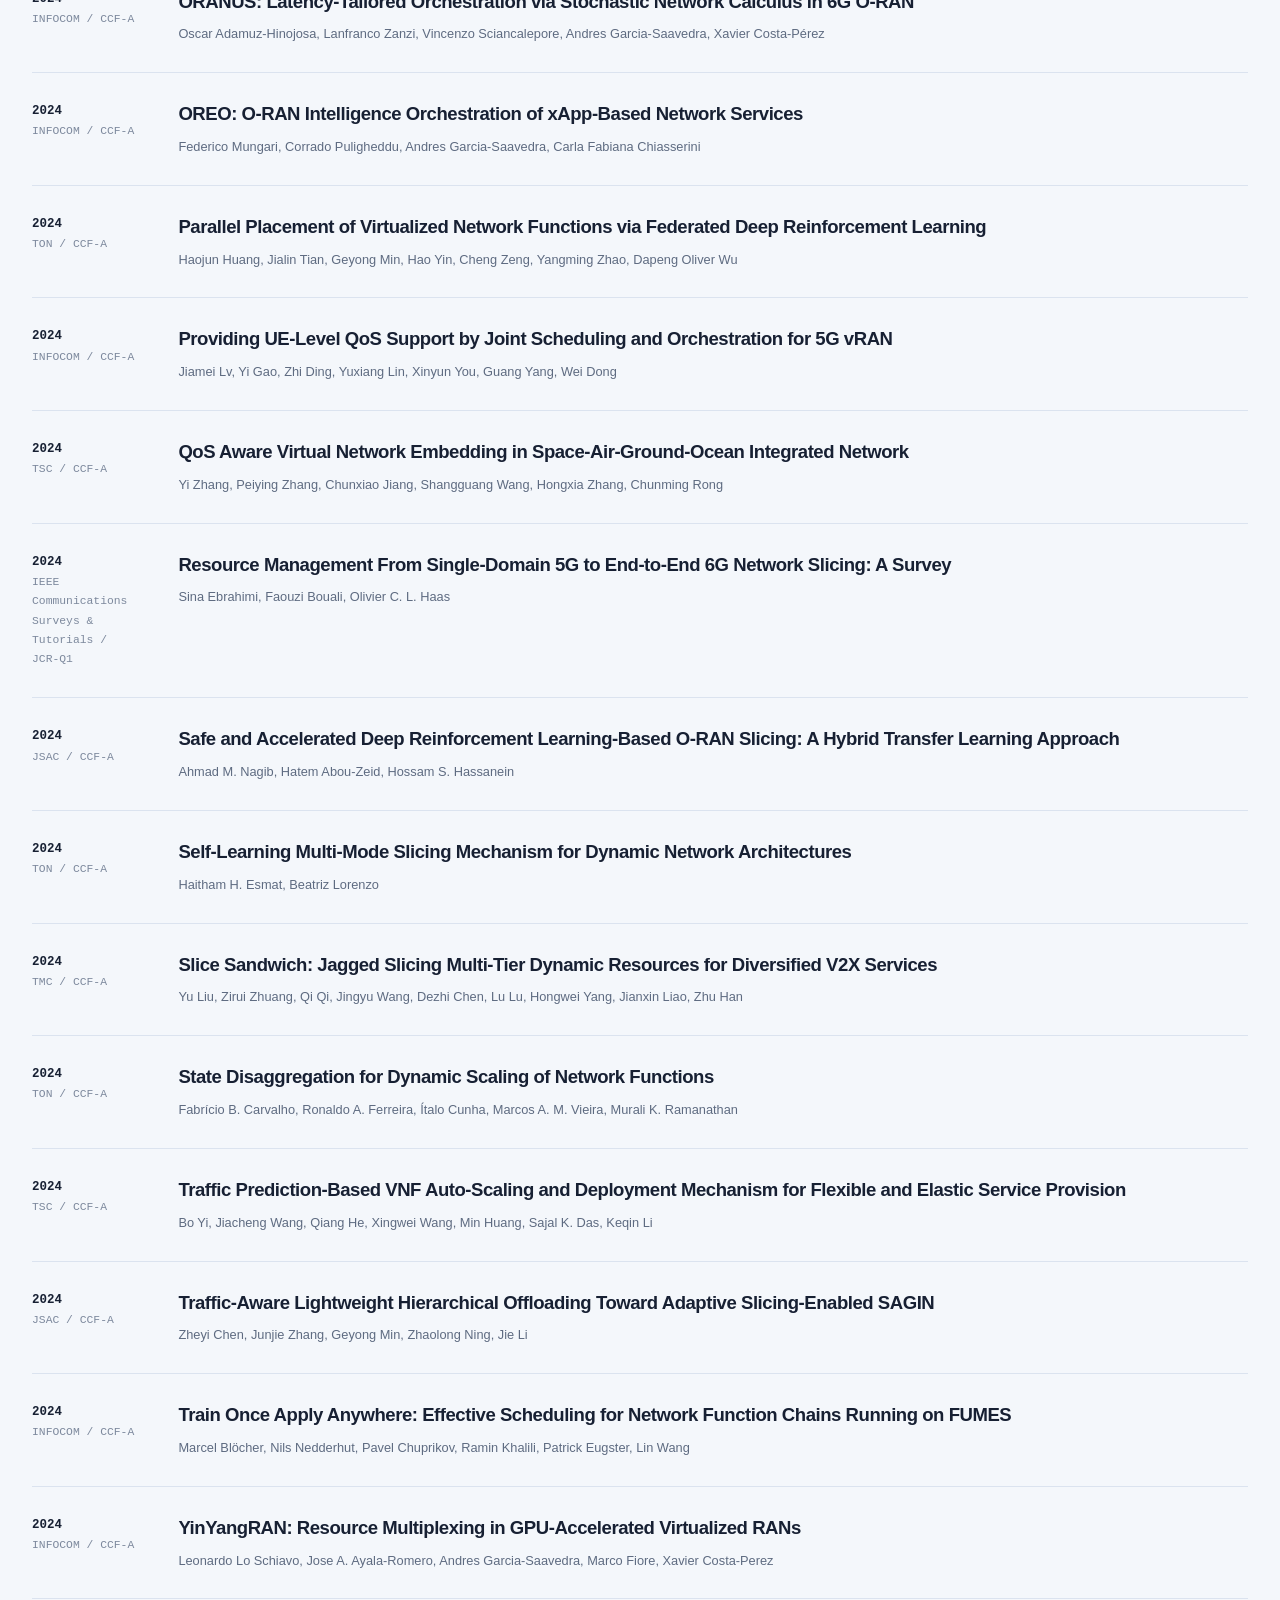
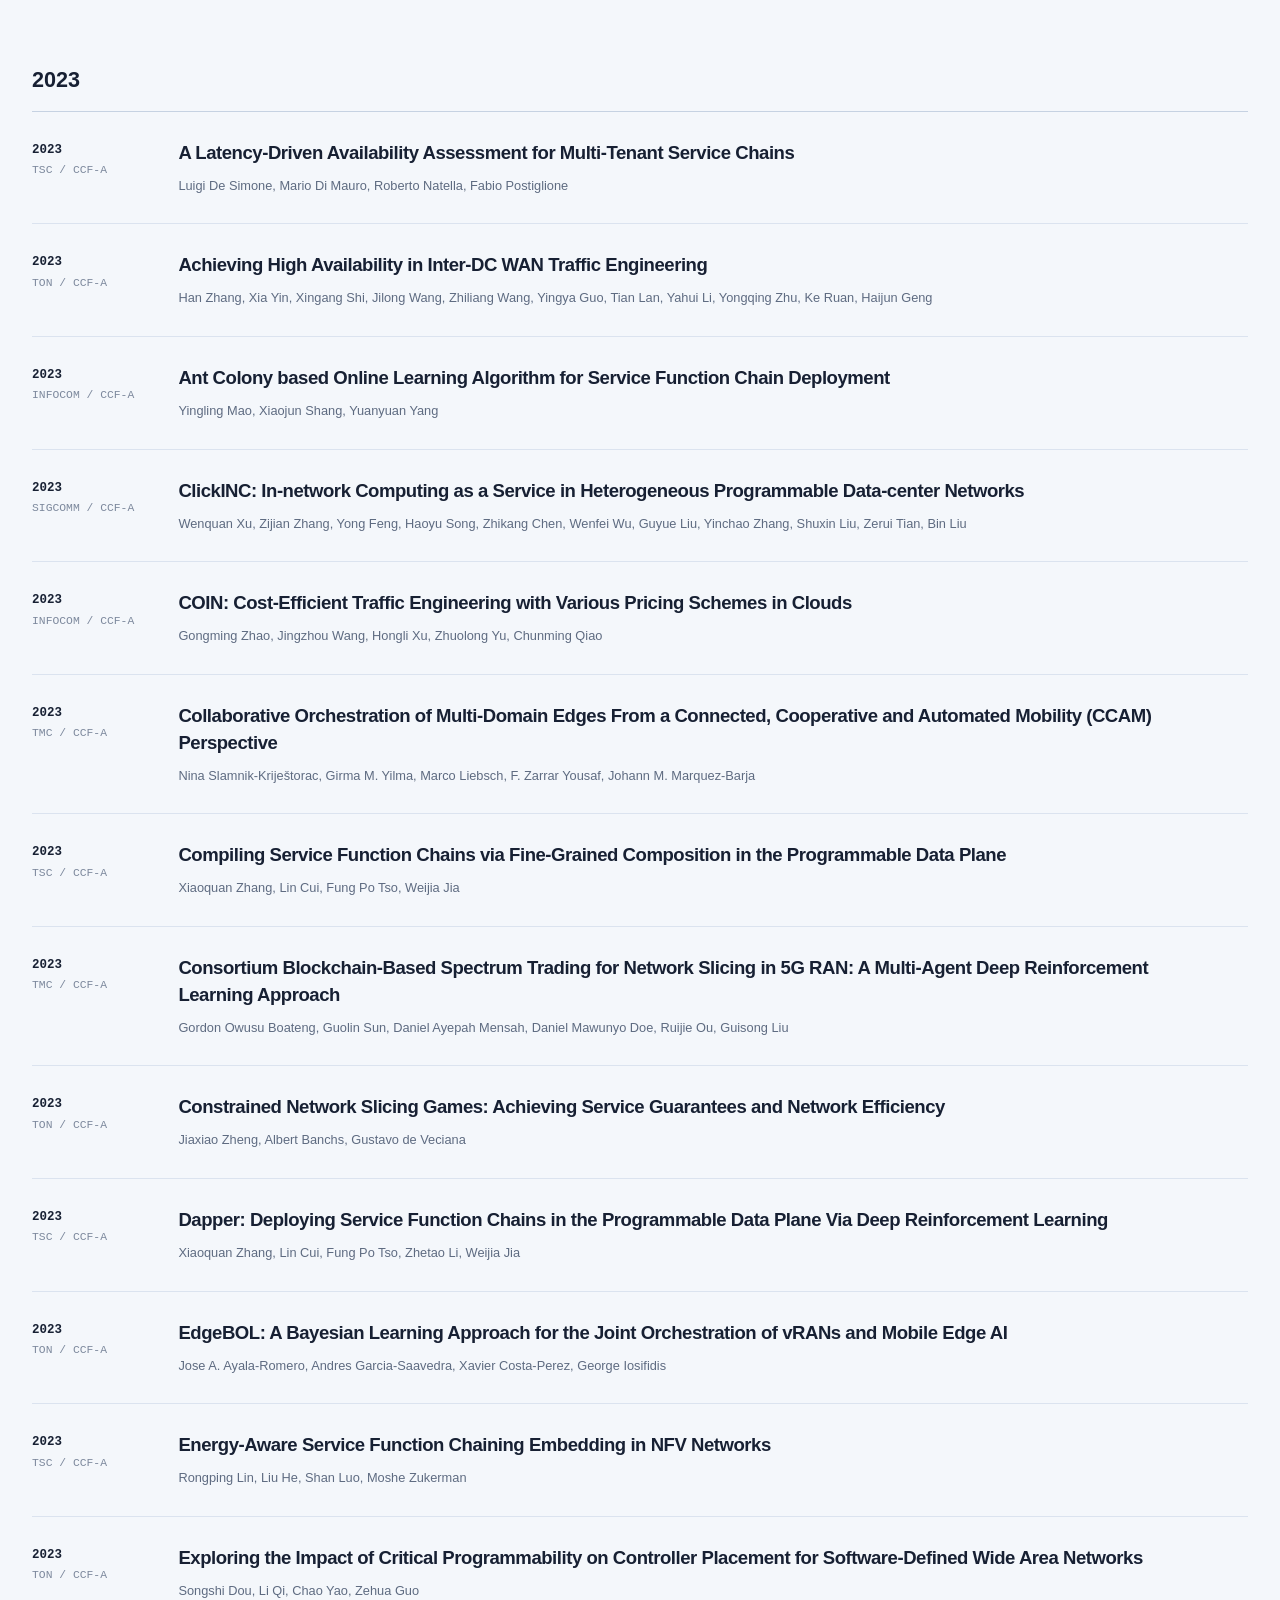
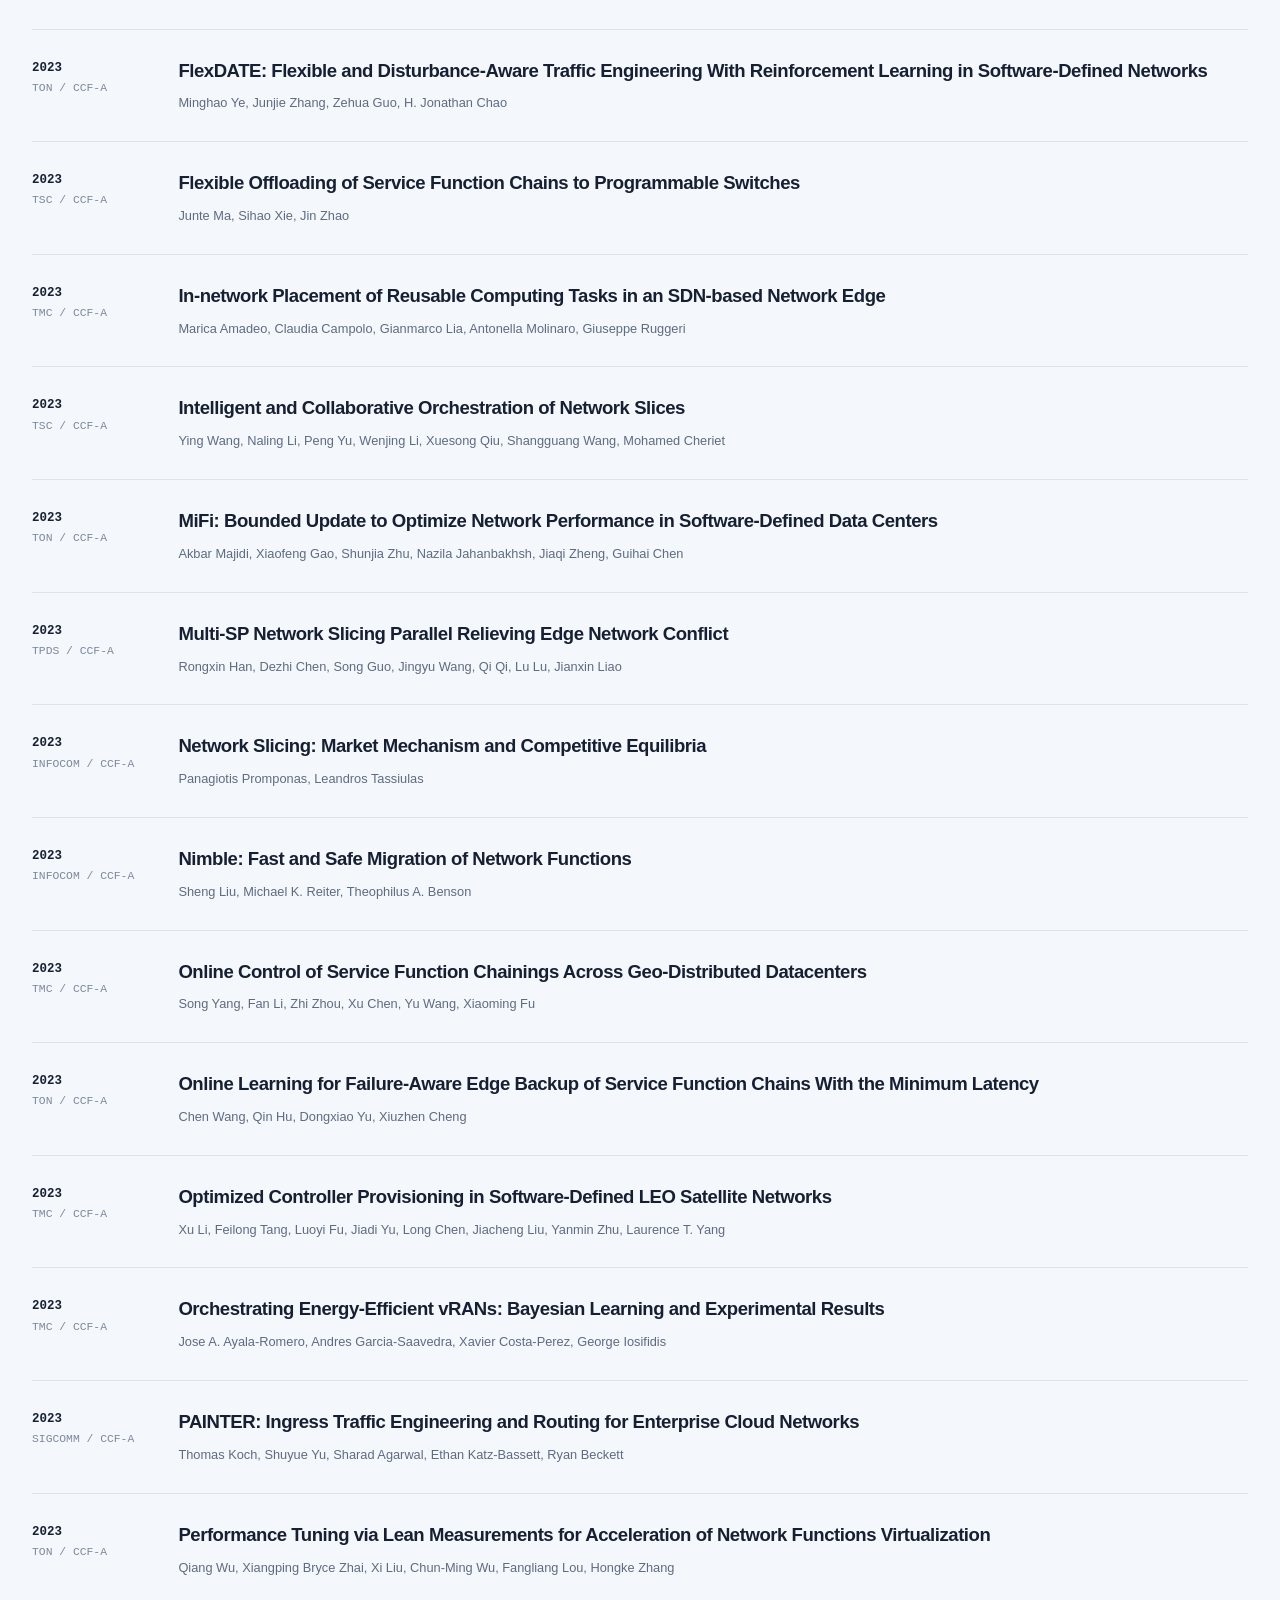
<file: papers.html>
<!doctype html>
<html lang="en">
  <head>
    <meta charset="utf-8">
    <meta name="viewport" content="width=device-width, initial-scale=1">
    <meta name="description" content="A static, indexable list of papers in the curated SDN/NFV network resource allocation catalog.">
    <title>All papers · SDN/NFV Paper Index</title>
    <link rel="canonical" href="https://tianfu.wang/sdn-nfv-papers/papers.html">
    <link rel="stylesheet" href="assets/site.css">
    <link rel="stylesheet" href="assets/brand.css">
    <link rel="stylesheet" href="assets/details.css">
    <link rel="stylesheet" href="assets/responsive.css">
  </head>
  <body class="static-catalog-page">
    <header class="site-header">
      <nav class="nav-shell" aria-label="Primary navigation">
        <a class="wordmark" href="./" aria-label="SDN/NFV Paper Index home"><span class="wordmark-mark" aria-hidden="true"></span><span class="wordmark-copy"><span class="wordmark-name">SDN/NFV</span><span class="wordmark-divider" aria-hidden="true"></span><span class="wordmark-descriptor">Paper Index</span></span></a>
        <div class="nav-links"><a href="./">Interactive catalog</a><a href="data/papers.csv">Source CSV</a></div>
      </nav>
    </header>
    <main class="shell static-catalog-main">
      <div class="static-catalog-heading">
        <p class="eyebrow">Static paper index</p>
        <h1>All 388 papers.</h1>
        <p>A static, indexable list of papers in the curated SDN/NFV network resource allocation catalog. Use the <a href="./">interactive catalog</a> for full-text search, filters, exports, and paper details.</p>
      </div>
      <h2 class="static-year-heading" id="year-2026">2026</h2>
      <ol class="paper-list">
        <li class="paper-item">
          <div class="paper-index"><strong>2026</strong>NSDI / CCF-A</div>
          <div>
            <a class="paper-title" href="https://arxiv.org/abs/2504.04027">A Fast Solver-Free Algorithm for Traffic Engineering in Large-Scale Data Center Network</a>
            <p class="paper-authors">Yingming Mao, Qiaozhu Zhai, Ximeng Liu, Zhen Yao, Xia Zhu, Yuzhou Zhou</p>
          </div>
        </li>
        <li class="paper-item">
          <div class="paper-index"><strong>2026</strong>TMC / CCF-A</div>
          <div>
            <a class="paper-title" href="https://doi.org/10.1109/tmc.2026.3667743">Adaptive Orchestration of Service Function Chains in SAGIN-MEC via Graph Reinforcement Learning</a>
            <p class="paper-authors">Peiying Zhang, Shengpeng Chen, Jian Fan, Lizhuang Tan, Chunxiao Jiang</p>
          </div>
        </li>
        <li class="paper-item">
          <div class="paper-index"><strong>2026</strong>TMC / CCF-A</div>
          <div>
            <a class="paper-title" href="https://doi.org/10.1109/tmc.2025.3623456">An SFC-Constrained Max-Flow Solver for Satellite Networks Using Flexible Function-Time Expanded Graph</a>
            <p class="paper-authors">Peng Wang, Suman Sourav, Binbin Chen, Hongyan Li</p>
          </div>
        </li>
        <li class="paper-item">
          <div class="paper-index"><strong>2026</strong>TMC / CCF-A</div>
          <div>
            <a class="paper-title" href="https://doi.org/10.1109/tmc.2026.3709200">AvailGuard: An Availability-aware VNF Deployment Framework Based on Traffic Forecasting in SDN/NFV-enabled Networks</a>
            <p class="paper-authors">Yi Yue, Xiongyan Tang, Lexi Xu, Chang Cao, Wencong Yang, Yaru Zhao, Lingyang Song</p>
          </div>
        </li>
        <li class="paper-item">
          <div class="paper-index"><strong>2026</strong>TMC / CCF-A</div>
          <div>
            <a class="paper-title" href="https://arxiv.org/abs/2506.19760">CORMO-RAN: Energy Efficiency at the Near-RT RIC via Lossless Migration of O-RAN xApps</a>
            <p class="paper-authors">Antonio Calagna, Stefano Maxenti, Leonardo Bonati, Salvatore D’Oro, Tommaso Melodia, Carla Fabiana Chiasserini</p>
          </div>
        </li>
        <li class="paper-item">
          <div class="paper-index"><strong>2026</strong>IEEE Communications Surveys &amp; Tutorials / JCR-Q1</div>
          <div>
            <a class="paper-title" href="https://doi.org/10.1109/comst.2026.3656733">Deep Reinforcement Learning in Software Defined Networking: A Survey, Research Challenges, and Future Perspectives</a>
            <p class="paper-authors">Vijay Prakash Bijlwan, Neetesh Kumar</p>
          </div>
        </li>
        <li class="paper-item">
          <div class="paper-index"><strong>2026</strong>TMC / CCF-A</div>
          <div>
            <a class="paper-title" href="https://doi.org/10.1109/tmc.2026.3697378">DetO-RAN: Dual-Timescale Resource Allocation for Flows in Deterministic Open RAN</a>
            <p class="paper-authors">Kai Qiao, Hao Xiong, Qinding Wang, Zihao Zhang, Hongchao Wang, Weiting Zhang, Dong Yang</p>
          </div>
        </li>
        <li class="paper-item">
          <div class="paper-index"><strong>2026</strong>TMC / CCF-A</div>
          <div>
            <a class="paper-title" href="https://doi.org/10.1109/tmc.2026.3682014">Dynamic VNF Orchestration for UAV-Aided Emergency Networks: A Learning and Optimization Control Loop Framework</a>
            <p class="paper-authors">Chuan Pham, Kim Khoa Nguyen</p>
          </div>
        </li>
        <li class="paper-item">
          <div class="paper-index"><strong>2026</strong>TMC / CCF-A</div>
          <div>
            <a class="paper-title" href="https://doi.org/10.1109/tmc.2026.3708374">Failure Recovery for Network Slicing in Software-Defined Integrated Satellite-Terrestrial Networks</a>
            <p class="paper-authors">Huiting Yang, Shengyu Zhang, Wei Liu, Wenqiang Pu, Haibo Zhou, Zan Li, Tony Q. S. Quek</p>
          </div>
        </li>
        <li class="paper-item">
          <div class="paper-index"><strong>2026</strong>TMC / CCF-A</div>
          <div>
            <a class="paper-title" href="https://doi.org/10.1109/tmc.2026.3700558">FlexVNE: A LLM-Powered Flexible Framework for Virtual Network Embedding in Cloud-Network Convergence</a>
            <p class="paper-authors">Fan Pan, Le Tian, Dan Li, Pengshuai Cui, Yu Wang, Xuanyan Song, Menglong Li, Xinglong Pei, Yuxiang Hu, Xiaobo Guo</p>
          </div>
        </li>
        <li class="paper-item">
          <div class="paper-index"><strong>2026</strong>IEEE Communications Surveys &amp; Tutorials / JCR-Q1</div>
          <div>
            <a class="paper-title" href="https://doi.org/10.1109/comst.2025.3632870">Leveraging Reinforcement Learning for Traffic Engineering in Programmable Networks: A Survey</a>
            <p class="paper-authors">Santiago Ríos-Guiral, Abdelkader Lahmadi, Juan F. Botero, Sergio A. Gutiérrez</p>
          </div>
        </li>
        <li class="paper-item">
          <div class="paper-index"><strong>2026</strong>TMC / CCF-A</div>
          <div>
            <a class="paper-title" href="https://doi.org/10.1109/tmc.2025.3626785">Maritime-Oriented Network Slicing in O-RAN Integrated Aerial-Terrestrial Networks</a>
            <p class="paper-authors">Sahar Ammar, Wiem Abderrahim, Basem Shihada</p>
          </div>
        </li>
        <li class="paper-item">
          <div class="paper-index"><strong>2026</strong>TMC / CCF-A</div>
          <div>
            <a class="paper-title" href="https://doi.org/10.1109/tmc.2025.3617016">PAAP: A Graph-Based VNF Deployment Framework for Embedding Bidirectional SFC in Mobile Edge Networks</a>
            <p class="paper-authors">Yuhao Xie, Dehui Ou, Zhen Zhang, Yuhui Deng, Geyong Min, Lin Cui, Zhijie Wang</p>
          </div>
        </li>
        <li class="paper-item">
          <div class="paper-index"><strong>2026</strong>TMC / CCF-A</div>
          <div>
            <a class="paper-title" href="https://doi.org/10.1109/tmc.2025.3642190">Reliability-Enhanced Network Slicing for Time-Varying Software-Defined Space Information Network</a>
            <p class="paper-authors">Huiting Yang, Feng Wang, Wei Liu, Wenqiang Pu, Haibo Zhou, Tony Q. S. Quek</p>
          </div>
        </li>
        <li class="paper-item">
          <div class="paper-index"><strong>2026</strong>TMC / CCF-A</div>
          <div>
            <a class="paper-title" href="https://doi.org/10.1109/tmc.2026.3654970">Robust SFC Placement in Next Generation Multi-Domain IoT Networks Under Resource Demand Uncertainty</a>
            <p class="paper-authors">Chuangchuang Zhang, Qiang He, Fuliang Li, Xingwei Wang, Wei Qian, Junxin Chen, Kaifa Zheng, Ammar Hawbani, Keping Yu</p>
          </div>
        </li>
        <li class="paper-item">
          <div class="paper-index"><strong>2026</strong>TMC / CCF-A</div>
          <div>
            <a class="paper-title" href="https://doi.org/10.1109/tmc.2025.3622895">Traffic Digital Twin-Enabled Orchestration and Scheduling in O-RAN: A Multi-Timescale Joint Optimization Approach</a>
            <p class="paper-authors">Yinlin Ren, Longyu Zhou, Shaoyong Guo, Xuesong Qiu, Tony Q. S. Quek</p>
          </div>
        </li>
        <li class="paper-item">
          <div class="paper-index"><strong>2026</strong>ICLR / CCF-A</div>
          <div>
            <a class="paper-title" href="https://arxiv.org/abs/2507.19234">Virne: A Comprehensive Benchmark for RL-based Network Resource Allocation in NFV</a>
            <p class="paper-authors">Tianfu Wang, Liwei Deng, Xi Chen, Junyang Wang, Huiguo He, Zhengyu Hu, Wei Wu, Leilei Ding, Qilin Fan, Hui Xiong</p>
          </div>
        </li>
        <li class="paper-item">
          <div class="paper-index"><strong>2026</strong>TMC / CCF-A</div>
          <div>
            <a class="paper-title" href="https://doi.org/10.1109/tmc.2025.3619832">VMR-STAG Based Online SFC Orchestration in Space-Terrestrial Integrated Networks</a>
            <p class="paper-authors">Yepeng Liu, Ran Zhang, Jiang Liu, Ninghan Sun, Xinyuan Zhang</p>
          </div>
        </li>
      </ol>
      <h2 class="static-year-heading" id="year-2025">2025</h2>
      <ol class="paper-list">
        <li class="paper-item">
          <div class="paper-index"><strong>2025</strong>IEEE Communications Surveys &amp; Tutorials / JCR-Q1</div>
          <div>
            <a class="paper-title" href="https://doi.org/10.1109/comst.2024.3442149">A Survey on Artificial Intelligence Techniques for Improved Rich Media Content Delivery in a 5G and Beyond Network Slicing Context</a>
            <p class="paper-authors">Fazal E. Subhan, Abid Yaqoob, Cristina Hava Muntean, Gabriel-Miro Muntean</p>
          </div>
        </li>
        <li class="paper-item">
          <div class="paper-index"><strong>2025</strong>IEEE Communications Surveys &amp; Tutorials / JCR-Q1</div>
          <div>
            <a class="paper-title" href="https://doi.org/10.1109/comst.2024.3410295">A Survey on Beyond 5G Network Slicing for Smart Cities Applications</a>
            <p class="paper-authors">Wajid Rafique, Joyeeta Rani Barai, Abraham O. Fapojuwo, Diwakar Krishnamurthy</p>
          </div>
        </li>
        <li class="paper-item">
          <div class="paper-index"><strong>2025</strong>JSAC / CCF-A</div>
          <div>
            <a class="paper-title" href="https://doi.org/10.1109/jsac.2025.3528818">Adaptive and Low-Cost Traffic Engineering: A Traffic Matrix Clustering Perspective</a>
            <p class="paper-authors">Yi Liu, Nan Geng, Mingwei Xu, Yuan Yang, Enhuan Dong, Chenyi Liu, Qiaoyin Gan, Qing Li, Jianping Wu</p>
          </div>
        </li>
        <li class="paper-item">
          <div class="paper-index"><strong>2025</strong>INFOCOM / CCF-A</div>
          <div>
            <a class="paper-title" href="https://arxiv.org/abs/2501.06943">AdaSlicing: Adaptive Online Network Slicing Under Continual Network Dynamics in Open Radio Access Networks</a>
            <p class="paper-authors">Ming Zhao, Yuru Zhang, Qiang Liu, Ahan Kak, Nakjung Choi</p>
          </div>
        </li>
        <li class="paper-item">
          <div class="paper-index"><strong>2025</strong>INFOCOM / CCF-A</div>
          <div>
            <a class="paper-title" href="https://doi.org/10.1109/infocom55648.2025.11044607">Aether: Toward Generalized Traffic Engineering with Elastic Multi-agent Graph Transformers</a>
            <p class="paper-authors">Yu Fan, Jingyao Liu, Pengjin Xie, Liang Liu</p>
          </div>
        </li>
        <li class="paper-item">
          <div class="paper-index"><strong>2025</strong>IEEE Communications Surveys &amp; Tutorials / JCR-Q1</div>
          <div>
            <a class="paper-title" href="https://doi.org/10.1109/comst.2024.3424533">AI-Empowered Virtual Network Embedding: A Comprehensive Survey</a>
            <p class="paper-authors">Sheng Wu, Ning Chen, Ailing Xiao, Peiying Zhang, Chunxiao Jiang, Wei Zhang</p>
          </div>
        </li>
        <li class="paper-item">
          <div class="paper-index"><strong>2025</strong>SIGCOMM / CCF-A</div>
          <div>
            <a class="paper-title" href="https://doi.org/10.1145/3718958.3750517">AoRA: AI-on-RAN for Backhaul-free Edge Inference</a>
            <p class="paper-authors">Siyavushkhon Kholmatov, Seongsik Cho, Kyunghan Lee, Song Chong</p>
          </div>
        </li>
        <li class="paper-item">
          <div class="paper-index"><strong>2025</strong>TMC / CCF-A</div>
          <div>
            <a class="paper-title" href="https://doi.org/10.1109/tmc.2025.3590472">Cost-Aware Neural Adaptive Scaling for vRAN Resource Allocation</a>
            <p class="paper-authors">Taeyun Kim, Daeyoung Jung, Yujin Kim, Sangheon Pack</p>
          </div>
        </li>
        <li class="paper-item">
          <div class="paper-index"><strong>2025</strong>TMC / CCF-A</div>
          <div>
            <a class="paper-title" href="https://doi.org/10.1109/tmc.2024.3483779">DeepSelector: A Deep Learning-Based Virtual Network Function Placement Approach in SDN/NFV-Enabled Networks</a>
            <p class="paper-authors">Yi Yue, Xiongyan Tang, Ying-Chang Liang, Chang Cao, Lexi Xu, Wencong Yang, Zhiyan Zhang</p>
          </div>
        </li>
        <li class="paper-item">
          <div class="paper-index"><strong>2025</strong>INFOCOM / CCF-A</div>
          <div>
            <a class="paper-title" href="https://doi.org/10.1109/infocom55648.2025.11044643">FairRIC: Real-Time Fair Allocation in O-RAN with Shared Computing</a>
            <p class="paper-authors">Fatih Aslan, Jose A. Ayala-Romero, Andres Garcia-Saavedra, Xavier Costa-Perez, George Iosifidis</p>
          </div>
        </li>
        <li class="paper-item">
          <div class="paper-index"><strong>2025</strong>JSAC / CCF-A</div>
          <div>
            <a class="paper-title" href="https://doi.org/10.1109/jsac.2025.3528811">Fast Reoptimization With Only a Few Changes: Enhancing Tactical Traffic Engineering With Segment Routing Midpoint Optimization</a>
            <p class="paper-authors">Alexander Brundiers, Timmy Schüller, Nils Aschenbruck</p>
          </div>
        </li>
        <li class="paper-item">
          <div class="paper-index"><strong>2025</strong>INFOCOM / CCF-A</div>
          <div>
            <a class="paper-title" href="https://doi.org/10.1109/infocom55648.2025.11044706">GreenRAN: A Channel-Aware Green O-RAN Framework for NextG Mobile Systems</a>
            <p class="paper-authors">Chaoqun You, Xingqiu He, Yao Sun, Gang Feng, Tony Q. S. Quek</p>
          </div>
        </li>
        <li class="paper-item">
          <div class="paper-index"><strong>2025</strong>SIGCOMM / CCF-A</div>
          <div>
            <a class="paper-title" href="https://doi.org/10.1145/3718958.3750470">Hattrick: Solving Multi-Class TE using Neural Models</a>
            <p class="paper-authors">Abd AlRhman AlQiam, Zhuocong Li, Satyajeet Singh Ahuja, Zhaodong Wang, Ying Zhang, Sanjay G. Rao, Bruno Ribeiro, Mohit Tawarmalani</p>
          </div>
        </li>
        <li class="paper-item">
          <div class="paper-index"><strong>2025</strong>TMC / CCF-A</div>
          <div>
            <a class="paper-title" href="https://doi.org/10.1109/tmc.2025.3581905">Joint Dynamic VNF Placement and Delay and Jitter Aware Multicast Routing in NFV-Enabled SDNs</a>
            <p class="paper-authors">Liang Liu, Siyuan Tan, Songtao Guo, Guiyan Liu, Hao Feng</p>
          </div>
        </li>
        <li class="paper-item">
          <div class="paper-index"><strong>2025</strong>INFOCOM / CCF-A</div>
          <div>
            <a class="paper-title" href="https://arxiv.org/abs/2501.15853">Kairos: Energy-Efficient Radio Unit Control for O-RAN via Advanced Sleep Modes</a>
            <p class="paper-authors">J. Xavier Salvat Lozano, Jose A. Ayala-Romero, Andres Garcia-Saavedra, Xavier Costa-Perez</p>
          </div>
        </li>
        <li class="paper-item">
          <div class="paper-index"><strong>2025</strong>JSAC / CCF-A</div>
          <div>
            <a class="paper-title" href="https://doi.org/10.1109/jsac.2025.3528814">Maintaining Predictable Traffic Engineering Performance Under Controller Failures for Software-Defined WANs</a>
            <p class="paper-authors">Songshi Dou, Zehua Guo</p>
          </div>
        </li>
        <li class="paper-item">
          <div class="paper-index"><strong>2025</strong>TMC / CCF-A</div>
          <div>
            <a class="paper-title" href="https://doi.org/10.1109/tmc.2024.3494842">Mixed Numerology-Based Intelligent Resource Management in a Sliced 6G Space–Terrestrial Integrated Radio Access Network</a>
            <p class="paper-authors">Ning Hui, Qian Sun, Jie Zeng, Lin Tian, Yuanyuan Wang, Yiqing Zhou</p>
          </div>
        </li>
        <li class="paper-item">
          <div class="paper-index"><strong>2025</strong>INFOCOM / CCF-A</div>
          <div>
            <a class="paper-title" href="https://arxiv.org/abs/2501.05673">Network Diffuser for Placing-Scheduling Service Function Chains with Inverse Demonstration</a>
            <p class="paper-authors">Zuyuan Zhang, Vaneet Aggarwal, Tian Lan</p>
          </div>
        </li>
        <li class="paper-item">
          <div class="paper-index"><strong>2025</strong>SIGCOMM / CCF-A</div>
          <div>
            <a class="paper-title" href="https://doi.org/10.1145/3718958.3750466">Nezha: SmartNIC-based Virtual Switch Load Sharing</a>
            <p class="paper-authors">Xing Li, Enge Song, Bowen Yang, Tian Pan, Ye Yang, Qiang Fu, Yang Song, Yilong Lv, Zikang Chen, Jianyuan Lu, Shize Zhang, Xiaoqing Sun, Rong Wen, Xionglie Wei, Biao Lyu, Zhigang Zong, Qinming He, Shunmin Zhu</p>
          </div>
        </li>
        <li class="paper-item">
          <div class="paper-index"><strong>2025</strong>TMC / CCF-A</div>
          <div>
            <a class="paper-title" href="https://doi.org/10.1109/tmc.2025.3527707">O-RAN Intelligence Orchestration Framework for Quality-Driven xApp Deployment and Sharing</a>
            <p class="paper-authors">Federico Mungari, Corrado Puligheddu, Andres Garcia-Saavedra, Carla Fabiana Chiasserini</p>
          </div>
        </li>
        <li class="paper-item">
          <div class="paper-index"><strong>2025</strong>TMC / CCF-A</div>
          <div>
            <a class="paper-title" href="https://doi.org/10.1109/tmc.2024.3476338">O-RAN-Enabled Intelligent Network Slicing to Meet Service-Level Agreement (SLA)</a>
            <p class="paper-authors">Jiongyu Dai, Lianjun Li, Ramin Safavinejad, Shadab Mahboob, Hao Chen, Vishnu V Ratnam, Haining Wang, Jianzhong Zhang, Lingjia Liu</p>
          </div>
        </li>
        <li class="paper-item">
          <div class="paper-index"><strong>2025</strong>TMC / CCF-A</div>
          <div>
            <a class="paper-title" href="https://doi.org/10.1109/tmc.2025.3527749">Online Flow Scheduling in Virtualized Time-Sensitive Networks: A Joint Admission Control and VNF Embedding Approach</a>
            <p class="paper-authors">Yajing Zhang, Cailian Chen, Mingyan Li, Chaoqun You, Xinping Guan, Tony Q. S. Quek</p>
          </div>
        </li>
        <li class="paper-item">
          <div class="paper-index"><strong>2025</strong>TON / CCF-A</div>
          <div>
            <a class="paper-title" href="https://doi.org/10.1109/ton.2025.3560605">Optimal Control for Distributed Wireless SDN: Theory and Architecture</a>
            <p class="paper-authors">Quang Minh Nguyen, Eytan Modiano</p>
          </div>
        </li>
        <li class="paper-item">
          <div class="paper-index"><strong>2025</strong>JSAC / CCF-A</div>
          <div>
            <a class="paper-title" href="https://doi.org/10.1109/jsac.2025.3528815">Path-Based Graph Neural Network for Robust and Resilient Routing in Distributed Traffic Engineering</a>
            <p class="paper-authors">Minghao Ye, Junjie Zhang, Zehua Guo, H. Jonathan Chao</p>
          </div>
        </li>
        <li class="paper-item">
          <div class="paper-index"><strong>2025</strong>SIGCOMM / CCF-A</div>
          <div>
            <a class="paper-title" href="https://doi.org/10.1145/3718958.3750508">PreTE: Traffic Engineering with Predictive Failures</a>
            <p class="paper-authors">Congcong Miao, Zhizhen Zhong, Yiren Zhao, Arpit Gupta, Ying Zhang, Sirui Li, Zekun He, Xianneng Zou, Jilong Wang</p>
          </div>
        </li>
        <li class="paper-item">
          <div class="paper-index"><strong>2025</strong>TON / CCF-A</div>
          <div>
            <a class="paper-title" href="https://doi.org/10.1109/ton.2025.3566728">Provable Approximation Algorithms for Online Traffic-Sensitive SFC Deployment</a>
            <p class="paper-authors">Yingling Mao, Xiaojun Shang, Yuanyuan Yang</p>
          </div>
        </li>
        <li class="paper-item">
          <div class="paper-index"><strong>2025</strong>TON / CCF-A</div>
          <div>
            <a class="paper-title" href="https://doi.org/10.1109/tnet.2024.3475248">Provably Efficient Service Function Chain Embedding and Protection in Edge Networks</a>
            <p class="paper-authors">Danyang Zheng, Xiaojun Cao</p>
          </div>
        </li>
        <li class="paper-item">
          <div class="paper-index"><strong>2025</strong>TMC / CCF-A</div>
          <div>
            <a class="paper-title" href="https://arxiv.org/abs/2409.13508">Quantum-Assisted Joint Virtual Network Function Deployment and Maximum Flow Routing for Space Information Networks</a>
            <p class="paper-authors">Yu Zhang, Yanmin Gong, Lei Fan, Yu Wang, Zhu Han, Yuanxiong Guo</p>
          </div>
        </li>
        <li class="paper-item">
          <div class="paper-index"><strong>2025</strong>JSAC / CCF-A</div>
          <div>
            <a class="paper-title" href="https://arxiv.org/abs/2407.18683">RRO: A Regularized Routing Optimization Algorithm for Enhanced Throughput and Low Latency With Efficient Complexity</a>
            <p class="paper-authors">David Zenati, Tzalik Maimon, Kobi Cohen</p>
          </div>
        </li>
        <li class="paper-item">
          <div class="paper-index"><strong>2025</strong>JSAC / CCF-A</div>
          <div>
            <a class="paper-title" href="https://doi.org/10.1109/jsac.2024.3460066">SAST-VNE: A Flexible Framework for Network Slicing in 6G Integrated Satellite-Terrestrial Networks</a>
            <p class="paper-authors">Mario Minardi, Youssouf Drif, Thang X. Vu, Symeon Chatzinotas</p>
          </div>
        </li>
        <li class="paper-item">
          <div class="paper-index"><strong>2025</strong>SIGCOMM / CCF-A</div>
          <div>
            <a class="paper-title" href="https://doi.org/10.1145/3718958.3750524">SaTE: Low-Latency Traffic Engineering for Satellite Networks</a>
            <p class="paper-authors">Hao Wu, Yizhan Han, Mohit Rajpal, Qizhen Zhang, Jingxian Wang</p>
          </div>
        </li>
        <li class="paper-item">
          <div class="paper-index"><strong>2025</strong>JSAC / CCF-A</div>
          <div>
            <a class="paper-title" href="https://doi.org/10.1109/jsac.2025.3528807">SDN-Based Service Function Chaining in Integrated Terrestrial and LEO Satellite-Based Space Internet</a>
            <p class="paper-authors">Gao Zheng, Ning Wang, Peng Qian, David Griffin, Regius Rahim Tafazolli</p>
          </div>
        </li>
        <li class="paper-item">
          <div class="paper-index"><strong>2025</strong>TMC / CCF-A</div>
          <div>
            <a class="paper-title" href="https://doi.org/10.1109/tmc.2024.3514173">Service Function Chain Deployment With VNF-Dependent Software Migration in Multi-Domain Networks</a>
            <p class="paper-authors">Yuhan Zhang, Ran Wang, Jie Hao, Qiang Wu, Yidan Teng, Ping Wang, Dusit Niyato</p>
          </div>
        </li>
        <li class="paper-item">
          <div class="paper-index"><strong>2025</strong>SIGCOMM / CCF-A</div>
          <div>
            <a class="paper-title" href="https://doi.org/10.1145/3718958.3750525">Small-scale LEO Satellite Networking for Global-scale Demands</a>
            <p class="paper-authors">Yuanjie Li, Yimei Chen, Jiabo Yang, Jinyao Zhang, Bowen Sun, Lixin Liu, Hewu Li, Jianping Wu, Zeqi Lai, Qian Wu, Jun Liu</p>
          </div>
        </li>
        <li class="paper-item">
          <div class="paper-index"><strong>2025</strong>TSC / CCF-A</div>
          <div>
            <a class="paper-title" href="https://doi.org/10.1109/tsc.2025.3592379">SPAVM: A SFC Placement and VNF Migration Framework for VNF Instance Reuse in Vehicle-Infrastructure Collaboration</a>
            <p class="paper-authors">Shihong Hu, Kaixin Zhang, Zhihao Qu, Baoliu Ye</p>
          </div>
        </li>
        <li class="paper-item">
          <div class="paper-index"><strong>2025</strong>IEEE Communications Surveys &amp; Tutorials / JCR-Q1</div>
          <div>
            <a class="paper-title" href="https://doi.org/10.1109/comst.2025.3531724">Virtual Network Embedding: Literature Assessment, Recent Advancements, Opportunities, and Challenges</a>
            <p class="paper-authors">Anurag Satpathy, Manmath Narayan Sahoo, Chittaranjan Swain, Paolo Bellavista, Mohsen Guizani, Khan Muhammad, Sambit Bakshi</p>
          </div>
        </li>
      </ol>
      <h2 class="static-year-heading" id="year-2024">2024</h2>
      <ol class="paper-list">
        <li class="paper-item">
          <div class="paper-index"><strong>2024</strong>INFOCOM / CCF-A</div>
          <div>
            <a class="paper-title" href="https://arxiv.org/abs/2401.07611">A Practical Near Optimal Deployment of Service Function Chains in Edge-to-Cloud Networks</a>
            <p class="paper-authors">Rasoul Behravesh, David Breitgand, Dean H. Lorenz, Danny Raz</p>
          </div>
        </li>
        <li class="paper-item">
          <div class="paper-index"><strong>2024</strong>TSC / CCF-A</div>
          <div>
            <a class="paper-title" href="https://doi.org/10.1109/tsc.2024.3440028">Adaptive Network Management Service Based on Control Relation Graph for Software-Defined LEO Satellite Networks in 6G</a>
            <p class="paper-authors">Long Chen, Feilong Tang, Xu Li, Jiacheng Liu, Yanmin Zhu, Jiadi Yu</p>
          </div>
        </li>
        <li class="paper-item">
          <div class="paper-index"><strong>2024</strong>JSAC / CCF-A</div>
          <div>
            <a class="paper-title" href="https://arxiv.org/abs/2311.04649">AIRIC: Orchestration of Virtualized Radio Access Networks With Noisy Neighbours</a>
            <p class="paper-authors">Josep Xavier Salvat Lozano, Andres Garcia-Saavedra, Xi Li, Xavier Costa Perez</p>
          </div>
        </li>
        <li class="paper-item">
          <div class="paper-index"><strong>2024</strong>TMC / CCF-A</div>
          <div>
            <a class="paper-title" href="https://doi.org/10.1109/tmc.2024.3431194">Analytical Modeling and Improvement of Interference-Coupled RAN Slicing</a>
            <p class="paper-authors">Seyed Ali Hashemian, Farid Ashtiani</p>
          </div>
        </li>
        <li class="paper-item">
          <div class="paper-index"><strong>2024</strong>TSC / CCF-A</div>
          <div>
            <a class="paper-title" href="https://doi.org/10.1109/tsc.2024.3436705">AoI-Aware Inference Services in Edge Computing via Digital Twin Network Slicing</a>
            <p class="paper-authors">Yuncan Zhang, Weifa Liang, Zichuan Xu, Wenzheng Xu, Min Chen</p>
          </div>
        </li>
        <li class="paper-item">
          <div class="paper-index"><strong>2024</strong>TSC / CCF-A</div>
          <div>
            <a class="paper-title" href="https://doi.org/10.1109/tsc.2024.3440032">Aquifer: Transparent Microsecond-Scale Scheduling for vRAN Workloads</a>
            <p class="paper-authors">Yunshan Jia, Yinmin Zhong, Meng Wang, Jiaqi Gao, Pengyu Zhang, Xuanzhe Liu, Xin Jin</p>
          </div>
        </li>
        <li class="paper-item">
          <div class="paper-index"><strong>2024</strong>JSAC / CCF-A</div>
          <div>
            <a class="paper-title" href="https://doi.org/10.1109/jsac.2023.3336155">ATHENA: Machine Learning and Reasoning for Radio Resources Scheduling in vRAN Systems</a>
            <p class="paper-authors">Nikolaos Apostolakis, Marco Gramaglia, Livia Elena Chatzieleftheriou, Tejas Subramanya, Albert Banchs, Henning Sanneck</p>
          </div>
        </li>
        <li class="paper-item">
          <div class="paper-index"><strong>2024</strong>NSDI / CCF-A</div>
          <div>
            <a class="paper-title" href="https://arxiv.org/abs/2307.14791">Automatic Parallelization of Software Network Functions</a>
            <p class="paper-authors">Francisco Pereira, Fernando M. V. Ramos, Luis Pedrosa</p>
          </div>
        </li>
        <li class="paper-item">
          <div class="paper-index"><strong>2024</strong>TMC / CCF-A</div>
          <div>
            <a class="paper-title" href="https://doi.org/10.1109/tmc.2023.3282156">Availability Aware Online Virtual Network Function Backup in Edge Environments</a>
            <p class="paper-authors">Yu Liu, Xiaojun Shang, Yingling Mao, Zhenhua Liu, Yuanyuan Yang</p>
          </div>
        </li>
        <li class="paper-item">
          <div class="paper-index"><strong>2024</strong>TON / CCF-A</div>
          <div>
            <a class="paper-title" href="https://doi.org/10.1109/tnet.2023.3297390">Blockchain-Enabled Federated Learning-Based Resource Allocation and Trading for Network Slicing in 5G</a>
            <p class="paper-authors">Daniel Ayepah-Mensah, Guolin Sun, Gordon Owusu Boateng, Stephen Anokye, Guisong Liu</p>
          </div>
        </li>
        <li class="paper-item">
          <div class="paper-index"><strong>2024</strong>JSAC / CCF-A</div>
          <div>
            <a class="paper-title" href="https://arxiv.org/abs/2301.06166">Cell-Free Massive MIMO in O-RAN: Energy-Aware Joint Orchestration of Cloud, Fronthaul, and Radio Resources</a>
            <p class="paper-authors">Özlem Tuğfe Demir, Meysam Masoudi, Emil Björnson, Cicek Cavdar</p>
          </div>
        </li>
        <li class="paper-item">
          <div class="paper-index"><strong>2024</strong>MobiCom / CCF-A</div>
          <div>
            <a class="paper-title" href="https://doi.org/10.1145/3636534.3649381">CloudRIC: Open Radio Access Network (O-RAN) Virtualization with Shared Heterogeneous Computing</a>
            <p class="paper-authors">Leonardo Lo Schiavo, Gines Garcia-Aviles, Andres Garcia-Saavedra, Marco Gramaglia, Marco Fiore, Albert Banchs, Xavier Costa-Perez</p>
          </div>
        </li>
        <li class="paper-item">
          <div class="paper-index"><strong>2024</strong>TMC / CCF-A</div>
          <div>
            <a class="paper-title" href="https://doi.org/10.1109/tmc.2023.3328950">Deep Reinforcement Learning for Online Resource Allocation in Network Slicing</a>
            <p class="paper-authors">Yue Cai, Peng Cheng, Zhuo Chen, Ming Ding, Branka Vucetic, Yonghui Li</p>
          </div>
        </li>
        <li class="paper-item">
          <div class="paper-index"><strong>2024</strong>TMC / CCF-A</div>
          <div>
            <a class="paper-title" href="https://doi.org/10.1109/tmc.2022.3227248">Digital Twin-Assisted, SFC-Enabled Service Provisioning in Mobile Edge Computing</a>
            <p class="paper-authors">Jing Li, Song Guo, Weifa Liang, Quan Chen, Zichuan Xu, Wenzheng Xu, Albert Y. Zomaya</p>
          </div>
        </li>
        <li class="paper-item">
          <div class="paper-index"><strong>2024</strong>TSC / CCF-A</div>
          <div>
            <a class="paper-title" href="https://doi.org/10.1109/tsc.2024.3453709">Dynamic Fine-Grained SLA Management for 6G eMBB-Plus Slice Using mDNN &amp; Smart Contracts</a>
            <p class="paper-authors">Sadaf Bukhari, Kashif Sharif, Liehuang Zhu, Chang Xu, Fan Li, Sujit Biswas</p>
          </div>
        </li>
        <li class="paper-item">
          <div class="paper-index"><strong>2024</strong>TON / CCF-A</div>
          <div>
            <a class="paper-title" href="https://doi.org/10.1109/tnet.2024.3376794">Dynamic Network Slice for Bursty Edge Traffic</a>
            <p class="paper-authors">Rongxin Han, Jingyu Wang, Qi Qi, Dezhi Chen, Zirui Zhuang, Haifeng Sun, Xiaoyuan Fu, Jianxin Liao, Song Guo</p>
          </div>
        </li>
        <li class="paper-item">
          <div class="paper-index"><strong>2024</strong>TON / CCF-A</div>
          <div>
            <a class="paper-title" href="https://doi.org/10.1109/tnet.2023.3318251">eBPFlow: A Hardware/Software Platform to Seamlessly Offload Network Functions Leveraging eBPF</a>
            <p class="paper-authors">Racyus D. G. Pacífico, Lucas F. S. Duarte, Luiz F. M. Vieira, Barath Raghavan, José A. M. Nacif, Marcos A. M. Vieira</p>
          </div>
        </li>
        <li class="paper-item">
          <div class="paper-index"><strong>2024</strong>TMC / CCF-A</div>
          <div>
            <a class="paper-title" href="https://doi.org/10.1109/tmc.2024.3357796">Efficient Deployment of Partial Parallelized Service Function Chains in CPU+DPU-Based Heterogeneous NFV Platforms</a>
            <p class="paper-authors">Ran Wang, Xue Yu, Qiang Wu, Changyan Yi, Ping Wang, Dusit Niyato</p>
          </div>
        </li>
        <li class="paper-item">
          <div class="paper-index"><strong>2024</strong>TMC / CCF-A</div>
          <div>
            <a class="paper-title" href="https://doi.org/10.1109/tmc.2023.3341810">End-to-End Resource Slicing for Coexistence of eMBB and URLLC Services in 5G-Advanced/6G Networks</a>
            <p class="paper-authors">Shiva Kazemi Taskou, Mehdi Rasti, Ekram Hossain</p>
          </div>
        </li>
        <li class="paper-item">
          <div class="paper-index"><strong>2024</strong>TSC / CCF-A</div>
          <div>
            <a class="paper-title" href="https://doi.org/10.1109/tsc.2024.3451176">Energy-Aware Design Policy for Network Slicing Using Deep Reinforcement Learning</a>
            <p class="paper-authors">Ranyin Wang, Vasilis Friderikos, A. Hamid Aghvami</p>
          </div>
        </li>
        <li class="paper-item">
          <div class="paper-index"><strong>2024</strong>TMC / CCF-A</div>
          <div>
            <a class="paper-title" href="https://doi.org/10.1109/tmc.2023.3254999">Fair and Scalable Orchestration of Network and Compute Resources for Virtual Edge Services</a>
            <p class="paper-authors">Sharda Tripathi, Corrado Puligheddu, Somreeta Pramanik, Andres Garcia-Saavedra, Carla Fabiana Chiasserini</p>
          </div>
        </li>
        <li class="paper-item">
          <div class="paper-index"><strong>2024</strong>IJCAI / CCF-B</div>
          <div>
            <a class="paper-title" href="https://arxiv.org/abs/2404.12633">FlagVNE: A Flexible and Generalizable Reinforcement Learning Framework for Network Resource Allocation</a>
            <p class="paper-authors">Tianfu Wang, Qilin Fan, Chao Wang, Long Yang, Leilei Ding, Nicholas Jing Yuan, Hui Xiong</p>
          </div>
        </li>
        <li class="paper-item">
          <div class="paper-index"><strong>2024</strong>JSAC / CCF-A</div>
          <div>
            <a class="paper-title" href="https://doi.org/10.1109/jsac.2023.3336156">Flexible RAN Slicing in Open RAN With Constrained Multi-Agent Reinforcement Learning</a>
            <p class="paper-authors">Mohammad Zangooei, Morteza Golkarifard, Mohamed Rouili, Niloy Saha, Raouf Boutaba</p>
          </div>
        </li>
        <li class="paper-item">
          <div class="paper-index"><strong>2024</strong>TON / CCF-A</div>
          <div>
            <a class="paper-title" href="https://doi.org/10.1109/tnet.2023.3334237">FlexNF: Flexible Network Function Orchestration for Scalable On-Path Service Chain Serving</a>
            <p class="paper-authors">Jingyu Xiao, Xudong Zuo, Qing Li, Dan Zhao, Hanyu Zhao, Yong Jiang, Jiyong Sun, Bin Chen, Yong Liang, Jie Li</p>
          </div>
        </li>
        <li class="paper-item">
          <div class="paper-index"><strong>2024</strong>JSAC / CCF-A</div>
          <div>
            <a class="paper-title" href="https://doi.org/10.1109/jsac.2024.3459055">Hierarchical Network Slicing for UAV-Assisted Wireless Networks With Deployment Optimization</a>
            <p class="paper-authors">Fengsheng Wei, Gang Feng, Shuang Qin, Youkun Peng, Yijing Liu</p>
          </div>
        </li>
        <li class="paper-item">
          <div class="paper-index"><strong>2024</strong>JSAC / CCF-A</div>
          <div>
            <a class="paper-title" href="https://doi.org/10.1109/jsac.2024.3365893">Information-Aware Driven Dynamic LEO-RAN Slicing Algorithm Joint With Communication, Computing, and Caching</a>
            <p class="paper-authors">Geng Chen, Shuhu Qi, Fei Shen, Qingtian Zeng, Yu-Dong Zhang</p>
          </div>
        </li>
        <li class="paper-item">
          <div class="paper-index"><strong>2024</strong>TSC / CCF-A</div>
          <div>
            <a class="paper-title" href="https://doi.org/10.1109/tsc.2023.3326539">Joint Admission Control and Resource Allocation of Virtual Network Embedding Via Hierarchical Deep Reinforcement Learning</a>
            <p class="paper-authors">Tianfu Wang, Li Shen, Qilin Fan, Tong Xu, Tongliang Liu, Hui Xiong</p>
          </div>
        </li>
        <li class="paper-item">
          <div class="paper-index"><strong>2024</strong>TON / CCF-A</div>
          <div>
            <a class="paper-title" href="https://arxiv.org/abs/2304.10057">Maximize the Long-Term Average Revenue of Network Slice Provider via Admission Control Among Heterogeneous Slices</a>
            <p class="paper-authors">Miao Dai, Gang Sun, Hongfang Yu, Dusit Niyato</p>
          </div>
        </li>
        <li class="paper-item">
          <div class="paper-index"><strong>2024</strong>SIGCOMM / CCF-A</div>
          <div>
            <a class="paper-title" href="https://doi.org/10.1145/3651890.3672242">MegaTE: Extending WAN Traffic Engineering to Millions of Endpoints in Virtualized Cloud</a>
            <p class="paper-authors">Congcong Miao, Zhizhen Zhong, Yunming Xiao, Feng Yang, Senkuo Zhang, Yinan Jiang, Zizhuo Bai, Chaodong Lu, Jingyi Geng, Zekun He, Yachen Wang, Xianneng Zou, Chuanchuan Yang</p>
          </div>
        </li>
        <li class="paper-item">
          <div class="paper-index"><strong>2024</strong>IEEE Communications Surveys &amp; Tutorials / JCR-Q1</div>
          <div>
            <a class="paper-title" href="https://doi.org/10.1109/comst.2024.3372083">Network Slicing-Based Learning Techniques for IoV in 5G and Beyond Networks</a>
            <p class="paper-authors">Wafa Hamdi, Chahrazed Ksouri, Hasan Bulut, Mohamed Mosbah</p>
          </div>
        </li>
        <li class="paper-item">
          <div class="paper-index"><strong>2024</strong>JSAC / CCF-A</div>
          <div>
            <a class="paper-title" href="https://arxiv.org/abs/2302.02711">Network-Aided Intelligent Traffic Steering in 6G O-RAN: A Multi-Layer Optimization Framework</a>
            <p class="paper-authors">Van-Dinh Nguyen, Thang X. Vu, Nhan Thanh Nguyen, Dinh C. Nguyen, Markku Juntti, Nguyen Cong Luong, Dinh Thai Hoang, Diep N. Nguyen, Symeon Chatzinotas</p>
          </div>
        </li>
        <li class="paper-item">
          <div class="paper-index"><strong>2024</strong>JSAC / CCF-A</div>
          <div>
            <a class="paper-title" href="https://doi.org/10.1109/jsac.2023.3345428">Neyman-Pearson Criterion Driven NFV-SDN Architectures and Optimal Resource-Allocations for Statistical-QoS Based mURLLC Over Next-Generation Metaverse Mobile Networks Using FBC</a>
            <p class="paper-authors">Xi Zhang, Qixuan Zhu, H. Vincent Poor</p>
          </div>
        </li>
        <li class="paper-item">
          <div class="paper-index"><strong>2024</strong>JSAC / CCF-A</div>
          <div>
            <a class="paper-title" href="https://doi.org/10.1109/jsac.2023.3336164">O-M3: Real-Time Multi-Cell MIMO Scheduling in 5G O-RAN</a>
            <p class="paper-authors">Yongce Chen, Y. Thomas Hou, Wenjing Lou, Jeffrey H. Reed, Sastry Kompella</p>
          </div>
        </li>
        <li class="paper-item">
          <div class="paper-index"><strong>2024</strong>INFOCOM / CCF-A</div>
          <div>
            <a class="paper-title" href="https://arxiv.org/abs/2401.03812">ORANUS: Latency-Tailored Orchestration via Stochastic Network Calculus in 6G O-RAN</a>
            <p class="paper-authors">Oscar Adamuz-Hinojosa, Lanfranco Zanzi, Vincenzo Sciancalepore, Andres Garcia-Saavedra, Xavier Costa-Pérez</p>
          </div>
        </li>
        <li class="paper-item">
          <div class="paper-index"><strong>2024</strong>INFOCOM / CCF-A</div>
          <div>
            <a class="paper-title" href="https://arxiv.org/abs/2405.18198">OREO: O-RAN Intelligence Orchestration of xApp-Based Network Services</a>
            <p class="paper-authors">Federico Mungari, Corrado Puligheddu, Andres Garcia-Saavedra, Carla Fabiana Chiasserini</p>
          </div>
        </li>
        <li class="paper-item">
          <div class="paper-index"><strong>2024</strong>TON / CCF-A</div>
          <div>
            <a class="paper-title" href="https://doi.org/10.1109/tnet.2024.3366950">Parallel Placement of Virtualized Network Functions via Federated Deep Reinforcement Learning</a>
            <p class="paper-authors">Haojun Huang, Jialin Tian, Geyong Min, Hao Yin, Cheng Zeng, Yangming Zhao, Dapeng Oliver Wu</p>
          </div>
        </li>
        <li class="paper-item">
          <div class="paper-index"><strong>2024</strong>INFOCOM / CCF-A</div>
          <div>
            <a class="paper-title" href="https://doi.org/10.1109/infocom52122.2024.10621408">Providing UE-Level QoS Support by Joint Scheduling and Orchestration for 5G vRAN</a>
            <p class="paper-authors">Jiamei Lv, Yi Gao, Zhi Ding, Yuxiang Lin, Xinyun You, Guang Yang, Wei Dong</p>
          </div>
        </li>
        <li class="paper-item">
          <div class="paper-index"><strong>2024</strong>TSC / CCF-A</div>
          <div>
            <a class="paper-title" href="https://doi.org/10.1109/tsc.2024.3357707">QoS Aware Virtual Network Embedding in Space-Air-Ground-Ocean Integrated Network</a>
            <p class="paper-authors">Yi Zhang, Peiying Zhang, Chunxiao Jiang, Shangguang Wang, Hongxia Zhang, Chunming Rong</p>
          </div>
        </li>
        <li class="paper-item">
          <div class="paper-index"><strong>2024</strong>IEEE Communications Surveys &amp; Tutorials / JCR-Q1</div>
          <div>
            <a class="paper-title" href="https://doi.org/10.1109/comst.2024.3390613">Resource Management From Single-Domain 5G to End-to-End 6G Network Slicing: A Survey</a>
            <p class="paper-authors">Sina Ebrahimi, Faouzi Bouali, Olivier C. L. Haas</p>
          </div>
        </li>
        <li class="paper-item">
          <div class="paper-index"><strong>2024</strong>JSAC / CCF-A</div>
          <div>
            <a class="paper-title" href="https://arxiv.org/abs/2309.07265">Safe and Accelerated Deep Reinforcement Learning-Based O-RAN Slicing: A Hybrid Transfer Learning Approach</a>
            <p class="paper-authors">Ahmad M. Nagib, Hatem Abou-Zeid, Hossam S. Hassanein</p>
          </div>
        </li>
        <li class="paper-item">
          <div class="paper-index"><strong>2024</strong>TON / CCF-A</div>
          <div>
            <a class="paper-title" href="https://doi.org/10.1109/tnet.2023.3305975">Self-Learning Multi-Mode Slicing Mechanism for Dynamic Network Architectures</a>
            <p class="paper-authors">Haitham H. Esmat, Beatriz Lorenzo</p>
          </div>
        </li>
        <li class="paper-item">
          <div class="paper-index"><strong>2024</strong>TMC / CCF-A</div>
          <div>
            <a class="paper-title" href="https://doi.org/10.1109/tmc.2023.3288637">Slice Sandwich: Jagged Slicing Multi-Tier Dynamic Resources for Diversified V2X Services</a>
            <p class="paper-authors">Yu Liu, Zirui Zhuang, Qi Qi, Jingyu Wang, Dezhi Chen, Lu Lu, Hongwei Yang, Jianxin Liao, Zhu Han</p>
          </div>
        </li>
        <li class="paper-item">
          <div class="paper-index"><strong>2024</strong>TON / CCF-A</div>
          <div>
            <a class="paper-title" href="https://doi.org/10.1109/tnet.2023.3282562">State Disaggregation for Dynamic Scaling of Network Functions</a>
            <p class="paper-authors">Fabrício B. Carvalho, Ronaldo A. Ferreira, Ítalo Cunha, Marcos A. M. Vieira, Murali K. Ramanathan</p>
          </div>
        </li>
        <li class="paper-item">
          <div class="paper-index"><strong>2024</strong>TSC / CCF-A</div>
          <div>
            <a class="paper-title" href="https://doi.org/10.1109/tsc.2024.3440050">Traffic Prediction-Based VNF Auto-Scaling and Deployment Mechanism for Flexible and Elastic Service Provision</a>
            <p class="paper-authors">Bo Yi, Jiacheng Wang, Qiang He, Xingwei Wang, Min Huang, Sajal K. Das, Keqin Li</p>
          </div>
        </li>
        <li class="paper-item">
          <div class="paper-index"><strong>2024</strong>JSAC / CCF-A</div>
          <div>
            <a class="paper-title" href="https://doi.org/10.1109/jsac.2024.3459020">Traffic-Aware Lightweight Hierarchical Offloading Toward Adaptive Slicing-Enabled SAGIN</a>
            <p class="paper-authors">Zheyi Chen, Junjie Zhang, Geyong Min, Zhaolong Ning, Jie Li</p>
          </div>
        </li>
        <li class="paper-item">
          <div class="paper-index"><strong>2024</strong>INFOCOM / CCF-A</div>
          <div>
            <a class="paper-title" href="https://doi.org/10.1109/infocom52122.2024.10621125">Train Once Apply Anywhere: Effective Scheduling for Network Function Chains Running on FUMES</a>
            <p class="paper-authors">Marcel Blöcher, Nils Nedderhut, Pavel Chuprikov, Ramin Khalili, Patrick Eugster, Lin Wang</p>
          </div>
        </li>
        <li class="paper-item">
          <div class="paper-index"><strong>2024</strong>INFOCOM / CCF-A</div>
          <div>
            <a class="paper-title" href="https://doi.org/10.1109/infocom52122.2024.10621380">YinYangRAN: Resource Multiplexing in GPU-Accelerated Virtualized RANs</a>
            <p class="paper-authors">Leonardo Lo Schiavo, Jose A. Ayala-Romero, Andres Garcia-Saavedra, Marco Fiore, Xavier Costa-Perez</p>
          </div>
        </li>
      </ol>
      <h2 class="static-year-heading" id="year-2023">2023</h2>
      <ol class="paper-list">
        <li class="paper-item">
          <div class="paper-index"><strong>2023</strong>TSC / CCF-A</div>
          <div>
            <a class="paper-title" href="https://arxiv.org/abs/2208.12770">A Latency-Driven Availability Assessment for Multi-Tenant Service Chains</a>
            <p class="paper-authors">Luigi De Simone, Mario Di Mauro, Roberto Natella, Fabio Postiglione</p>
          </div>
        </li>
        <li class="paper-item">
          <div class="paper-index"><strong>2023</strong>TON / CCF-A</div>
          <div>
            <a class="paper-title" href="https://doi.org/10.1109/tnet.2022.3216592">Achieving High Availability in Inter-DC WAN Traffic Engineering</a>
            <p class="paper-authors">Han Zhang, Xia Yin, Xingang Shi, Jilong Wang, Zhiliang Wang, Yingya Guo, Tian Lan, Yahui Li, Yongqing Zhu, Ke Ruan, Haijun Geng</p>
          </div>
        </li>
        <li class="paper-item">
          <div class="paper-index"><strong>2023</strong>INFOCOM / CCF-A</div>
          <div>
            <a class="paper-title" href="https://doi.org/10.1109/infocom53939.2023.10229012">Ant Colony based Online Learning Algorithm for Service Function Chain Deployment</a>
            <p class="paper-authors">Yingling Mao, Xiaojun Shang, Yuanyuan Yang</p>
          </div>
        </li>
        <li class="paper-item">
          <div class="paper-index"><strong>2023</strong>SIGCOMM / CCF-A</div>
          <div>
            <a class="paper-title" href="https://arxiv.org/abs/2307.11359">ClickINC: In-network Computing as a Service in Heterogeneous Programmable Data-center Networks</a>
            <p class="paper-authors">Wenquan Xu, Zijian Zhang, Yong Feng, Haoyu Song, Zhikang Chen, Wenfei Wu, Guyue Liu, Yinchao Zhang, Shuxin Liu, Zerui Tian, Bin Liu</p>
          </div>
        </li>
        <li class="paper-item">
          <div class="paper-index"><strong>2023</strong>INFOCOM / CCF-A</div>
          <div>
            <a class="paper-title" href="https://doi.org/10.1109/infocom53939.2023.10229001">COIN: Cost-Efficient Traffic Engineering with Various Pricing Schemes in Clouds</a>
            <p class="paper-authors">Gongming Zhao, Jingzhou Wang, Hongli Xu, Zhuolong Yu, Chunming Qiao</p>
          </div>
        </li>
        <li class="paper-item">
          <div class="paper-index"><strong>2023</strong>TMC / CCF-A</div>
          <div>
            <a class="paper-title" href="https://doi.org/10.1109/tmc.2021.3118058">Collaborative Orchestration of Multi-Domain Edges From a Connected, Cooperative and Automated Mobility (CCAM) Perspective</a>
            <p class="paper-authors">Nina Slamnik-Kriještorac, Girma M. Yilma, Marco Liebsch, F. Zarrar Yousaf, Johann M. Marquez-Barja</p>
          </div>
        </li>
        <li class="paper-item">
          <div class="paper-index"><strong>2023</strong>TSC / CCF-A</div>
          <div>
            <a class="paper-title" href="https://doi.org/10.1109/tsc.2023.3242072">Compiling Service Function Chains via Fine-Grained Composition in the Programmable Data Plane</a>
            <p class="paper-authors">Xiaoquan Zhang, Lin Cui, Fung Po Tso, Weijia Jia</p>
          </div>
        </li>
        <li class="paper-item">
          <div class="paper-index"><strong>2023</strong>TMC / CCF-A</div>
          <div>
            <a class="paper-title" href="https://doi.org/10.1109/tmc.2022.3190449">Consortium Blockchain-Based Spectrum Trading for Network Slicing in 5G RAN: A Multi-Agent Deep Reinforcement Learning Approach</a>
            <p class="paper-authors">Gordon Owusu Boateng, Guolin Sun, Daniel Ayepah Mensah, Daniel Mawunyo Doe, Ruijie Ou, Guisong Liu</p>
          </div>
        </li>
        <li class="paper-item">
          <div class="paper-index"><strong>2023</strong>TON / CCF-A</div>
          <div>
            <a class="paper-title" href="https://arxiv.org/abs/2001.01402">Constrained Network Slicing Games: Achieving Service Guarantees and Network Efficiency</a>
            <p class="paper-authors">Jiaxiao Zheng, Albert Banchs, Gustavo de Veciana</p>
          </div>
        </li>
        <li class="paper-item">
          <div class="paper-index"><strong>2023</strong>TSC / CCF-A</div>
          <div>
            <a class="paper-title" href="https://doi.org/10.1109/tsc.2023.3237244">Dapper: Deploying Service Function Chains in the Programmable Data Plane Via Deep Reinforcement Learning</a>
            <p class="paper-authors">Xiaoquan Zhang, Lin Cui, Fung Po Tso, Zhetao Li, Weijia Jia</p>
          </div>
        </li>
        <li class="paper-item">
          <div class="paper-index"><strong>2023</strong>TON / CCF-A</div>
          <div>
            <a class="paper-title" href="https://doi.org/10.1109/tnet.2023.3268981">EdgeBOL: A Bayesian Learning Approach for the Joint Orchestration of vRANs and Mobile Edge AI</a>
            <p class="paper-authors">Jose A. Ayala-Romero, Andres Garcia-Saavedra, Xavier Costa-Perez, George Iosifidis</p>
          </div>
        </li>
        <li class="paper-item">
          <div class="paper-index"><strong>2023</strong>TSC / CCF-A</div>
          <div>
            <a class="paper-title" href="https://doi.org/10.1109/tsc.2022.3162328">Energy-Aware Service Function Chaining Embedding in NFV Networks</a>
            <p class="paper-authors">Rongping Lin, Liu He, Shan Luo, Moshe Zukerman</p>
          </div>
        </li>
        <li class="paper-item">
          <div class="paper-index"><strong>2023</strong>TON / CCF-A</div>
          <div>
            <a class="paper-title" href="https://doi.org/10.1109/tnet.2023.3252639">Exploring the Impact of Critical Programmability on Controller Placement for Software-Defined Wide Area Networks</a>
            <p class="paper-authors">Songshi Dou, Li Qi, Chao Yao, Zehua Guo</p>
          </div>
        </li>
        <li class="paper-item">
          <div class="paper-index"><strong>2023</strong>TON / CCF-A</div>
          <div>
            <a class="paper-title" href="https://doi.org/10.1109/tnet.2022.3217083">FlexDATE: Flexible and Disturbance-Aware Traffic Engineering With Reinforcement Learning in Software-Defined Networks</a>
            <p class="paper-authors">Minghao Ye, Junjie Zhang, Zehua Guo, H. Jonathan Chao</p>
          </div>
        </li>
        <li class="paper-item">
          <div class="paper-index"><strong>2023</strong>TSC / CCF-A</div>
          <div>
            <a class="paper-title" href="https://doi.org/10.1109/tsc.2022.3162701">Flexible Offloading of Service Function Chains to Programmable Switches</a>
            <p class="paper-authors">Junte Ma, Sihao Xie, Jin Zhao</p>
          </div>
        </li>
        <li class="paper-item">
          <div class="paper-index"><strong>2023</strong>TMC / CCF-A</div>
          <div>
            <a class="paper-title" href="https://doi.org/10.1109/tmc.2023.3237765">In-network Placement of Reusable Computing Tasks in an SDN-based Network Edge</a>
            <p class="paper-authors">Marica Amadeo, Claudia Campolo, Gianmarco Lia, Antonella Molinaro, Giuseppe Ruggeri</p>
          </div>
        </li>
        <li class="paper-item">
          <div class="paper-index"><strong>2023</strong>TSC / CCF-A</div>
          <div>
            <a class="paper-title" href="https://doi.org/10.1109/tsc.2022.3180831">Intelligent and Collaborative Orchestration of Network Slices</a>
            <p class="paper-authors">Ying Wang, Naling Li, Peng Yu, Wenjing Li, Xuesong Qiu, Shangguang Wang, Mohamed Cheriet</p>
          </div>
        </li>
        <li class="paper-item">
          <div class="paper-index"><strong>2023</strong>TON / CCF-A</div>
          <div>
            <a class="paper-title" href="https://doi.org/10.1109/tnet.2022.3192167">MiFi: Bounded Update to Optimize Network Performance in Software-Defined Data Centers</a>
            <p class="paper-authors">Akbar Majidi, Xiaofeng Gao, Shunjia Zhu, Nazila Jahanbakhsh, Jiaqi Zheng, Guihai Chen</p>
          </div>
        </li>
        <li class="paper-item">
          <div class="paper-index"><strong>2023</strong>TPDS / CCF-A</div>
          <div>
            <a class="paper-title" href="https://doi.org/10.1109/tpds.2023.3310013">Multi-SP Network Slicing Parallel Relieving Edge Network Conflict</a>
            <p class="paper-authors">Rongxin Han, Dezhi Chen, Song Guo, Jingyu Wang, Qi Qi, Lu Lu, Jianxin Liao</p>
          </div>
        </li>
        <li class="paper-item">
          <div class="paper-index"><strong>2023</strong>INFOCOM / CCF-A</div>
          <div>
            <a class="paper-title" href="https://arxiv.org/abs/2301.02840">Network Slicing: Market Mechanism and Competitive Equilibria</a>
            <p class="paper-authors">Panagiotis Promponas, Leandros Tassiulas</p>
          </div>
        </li>
        <li class="paper-item">
          <div class="paper-index"><strong>2023</strong>INFOCOM / CCF-A</div>
          <div>
            <a class="paper-title" href="https://doi.org/10.1109/infocom53939.2023.10228977">Nimble: Fast and Safe Migration of Network Functions</a>
            <p class="paper-authors">Sheng Liu, Michael K. Reiter, Theophilus A. Benson</p>
          </div>
        </li>
        <li class="paper-item">
          <div class="paper-index"><strong>2023</strong>TMC / CCF-A</div>
          <div>
            <a class="paper-title" href="https://doi.org/10.1109/tmc.2021.3135535">Online Control of Service Function Chainings Across Geo-Distributed Datacenters</a>
            <p class="paper-authors">Song Yang, Fan Li, Zhi Zhou, Xu Chen, Yu Wang, Xiaoming Fu</p>
          </div>
        </li>
        <li class="paper-item">
          <div class="paper-index"><strong>2023</strong>TON / CCF-A</div>
          <div>
            <a class="paper-title" href="https://arxiv.org/abs/2201.06884">Online Learning for Failure-Aware Edge Backup of Service Function Chains With the Minimum Latency</a>
            <p class="paper-authors">Chen Wang, Qin Hu, Dongxiao Yu, Xiuzhen Cheng</p>
          </div>
        </li>
        <li class="paper-item">
          <div class="paper-index"><strong>2023</strong>TMC / CCF-A</div>
          <div>
            <a class="paper-title" href="https://doi.org/10.1109/tmc.2022.3155657">Optimized Controller Provisioning in Software-Defined LEO Satellite Networks</a>
            <p class="paper-authors">Xu Li, Feilong Tang, Luoyi Fu, Jiadi Yu, Long Chen, Jiacheng Liu, Yanmin Zhu, Laurence T. Yang</p>
          </div>
        </li>
        <li class="paper-item">
          <div class="paper-index"><strong>2023</strong>TMC / CCF-A</div>
          <div>
            <a class="paper-title" href="https://doi.org/10.1109/tmc.2021.3123794">Orchestrating Energy-Efficient vRANs: Bayesian Learning and Experimental Results</a>
            <p class="paper-authors">Jose A. Ayala-Romero, Andres Garcia-Saavedra, Xavier Costa-Perez, George Iosifidis</p>
          </div>
        </li>
        <li class="paper-item">
          <div class="paper-index"><strong>2023</strong>SIGCOMM / CCF-A</div>
          <div>
            <a class="paper-title" href="https://doi.org/10.1145/3603269.3604868">PAINTER: Ingress Traffic Engineering and Routing for Enterprise Cloud Networks</a>
            <p class="paper-authors">Thomas Koch, Shuyue Yu, Sharad Agarwal, Ethan Katz-Bassett, Ryan Beckett</p>
          </div>
        </li>
        <li class="paper-item">
          <div class="paper-index"><strong>2023</strong>TON / CCF-A</div>
          <div>
            <a class="paper-title" href="https://doi.org/10.1109/tnet.2022.3193686">Performance Tuning via Lean Measurements for Acceleration of Network Functions Virtualization</a>
            <p class="paper-authors">Qiang Wu, Xiangping Bryce Zhai, Xi Liu, Chun-Ming Wu, Fangliang Lou, Hongke Zhang</p>
          </div>
        </li>
        <li class="paper-item">
          <div class="paper-index"><strong>2023</strong>TMC / CCF-A</div>
          <div>
            <a class="paper-title" href="https://doi.org/10.1109/tmc.2022.3151908">Placement and Allocation of Virtual Network Functions: Multi-dimensional Case</a>
            <p class="paper-authors">Gamal Sallam, Zizhan Zheng, Bo Ji</p>
          </div>
        </li>
        <li class="paper-item">
          <div class="paper-index"><strong>2023</strong>TMC / CCF-A</div>
          <div>
            <a class="paper-title" href="https://doi.org/10.1109/tmc.2022.3171525">PlaceRAN: Optimal Placement of Virtualized Network Functions in Beyond 5G Radio Access Networks</a>
            <p class="paper-authors">Fernando Zanferrari Morais, Gabriel Matheus F. de Almeida, Leizer Pinto, Kleber Vieira Cardoso, Luis M. Contreras, Rodrigo da Rosa Righi, Cristiano Bonato Both</p>
          </div>
        </li>
        <li class="paper-item">
          <div class="paper-index"><strong>2023</strong>INFOCOM / CCF-A</div>
          <div>
            <a class="paper-title" href="https://doi.org/10.1109/infocom53939.2023.10228974">RED: Distributed Program Deployment for Resource-aware Programmable Switches</a>
            <p class="paper-authors">Xingxin Jia, Fuliang Li, Songlin Chen, Chengxi Gao, Pengfei Wang, Xingwei Wang</p>
          </div>
        </li>
        <li class="paper-item">
          <div class="paper-index"><strong>2023</strong>TMC / CCF-A</div>
          <div>
            <a class="paper-title" href="https://doi.org/10.1109/tmc.2022.3157312">Reliable Dynamic Service Chain Scheduling in 5G Networks</a>
            <p class="paper-authors">Lei Yang, Junzhong Jia, Hongcai Lin, Jiannong Cao</p>
          </div>
        </li>
        <li class="paper-item">
          <div class="paper-index"><strong>2023</strong>TPDS / CCF-A</div>
          <div>
            <a class="paper-title" href="https://doi.org/10.1109/tpds.2022.3232205">Revenue Maximizing Online Service Function Chain Deployment in Multi-Tier Computing Network</a>
            <p class="paper-authors">Haolin Liu, Saiqin Long, Zhetao Li, Yu Fu, Yong Zuo, Xinglin Zhang</p>
          </div>
        </li>
        <li class="paper-item">
          <div class="paper-index"><strong>2023</strong>TSC / CCF-A</div>
          <div>
            <a class="paper-title" href="https://doi.org/10.1109/tsc.2023.3327813">RQAP: Resource and QoS Aware Placement of Service Function Chains in NFV-Enabled Networks</a>
            <p class="paper-authors">Haojun Huang, Jialin Tian, Hao Yin, Geyong Min, Dapeng Wu, Wang Miao</p>
          </div>
        </li>
        <li class="paper-item">
          <div class="paper-index"><strong>2023</strong>TSC / CCF-A</div>
          <div>
            <a class="paper-title" href="https://doi.org/10.1109/tsc.2023.3281759">RuleDRL: Reliability-Aware SFC Provisioning With Bounded Approximations in Dynamic Environments</a>
            <p class="paper-authors">Yue Zeng, Zhihao Qu, Song Guo, Bin Tang, Baoliu Ye, Jing Li, Jie Zhang</p>
          </div>
        </li>
        <li class="paper-item">
          <div class="paper-index"><strong>2023</strong>TON / CCF-A</div>
          <div>
            <a class="paper-title" href="https://doi.org/10.1109/tnet.2022.3233488">SAFE: Service Availability via Failure Elimination Through VNF Scaling</a>
            <p class="paper-authors">Rui Xia, Haipeng Dai, Jiaqi Zheng, Rong Gu, Xiaoyu Wang, Weijun Wang, Guihai Chen</p>
          </div>
        </li>
        <li class="paper-item">
          <div class="paper-index"><strong>2023</strong>TON / CCF-A</div>
          <div>
            <a class="paper-title" href="https://arxiv.org/abs/2310.11206">Scheduling Slice Requests in 5G Networks</a>
            <p class="paper-authors">Reshma Prasad, Albert Sunny</p>
          </div>
        </li>
        <li class="paper-item">
          <div class="paper-index"><strong>2023</strong>INFOCOM / CCF-A</div>
          <div>
            <a class="paper-title" href="https://arxiv.org/abs/2212.11853">SEM-O-RAN: Semantic and Flexible O-RAN Slicing for NextG Edge-Assisted Mobile Systems</a>
            <p class="paper-authors">Corrado Puligheddu, Jonathan Ashdown, Carla Fabiana Chiasserini, Francesco Restuccia</p>
          </div>
        </li>
        <li class="paper-item">
          <div class="paper-index"><strong>2023</strong>TON / CCF-A</div>
          <div>
            <a class="paper-title" href="https://doi.org/10.1109/tnet.2022.3221868">SFT-Box: An Online Approach for Minimizing the Embedding Cost of Multiple Hybrid SFCs</a>
            <p class="paper-authors">Xu Lin, Deke Guo, Yulong Shen, Guoming Tang, Bangbang Ren, Ming Xu</p>
          </div>
        </li>
        <li class="paper-item">
          <div class="paper-index"><strong>2023</strong>JSAC / CCF-A</div>
          <div>
            <a class="paper-title" href="https://doi.org/10.1109/jsac.2023.3273704">Space Information Network With Joint Virtual Network Function Deployment and Flow Routing Strategy With QoS Constraints</a>
            <p class="paper-authors">Huiting Yang, Wei Liu, Jiandong Li, Tony Q. S. Quek</p>
          </div>
        </li>
        <li class="paper-item">
          <div class="paper-index"><strong>2023</strong>TON / CCF-A</div>
          <div>
            <a class="paper-title" href="https://doi.org/10.1109/tnet.2022.3200853">Standing on the Shoulders of Giants: Cross-Slice Federated Meta Learning for Resource Orchestration to Cold-Start Slice</a>
            <p class="paper-authors">Tianjian Dong, Qi Qi, Jingyu Wang, Zirui Zhuang, Haifeng Sun, Jianxin Liao, Zhu Han</p>
          </div>
        </li>
        <li class="paper-item">
          <div class="paper-index"><strong>2023</strong>SIGCOMM / CCF-A</div>
          <div>
            <a class="paper-title" href="https://arxiv.org/abs/2210.13763">Teal: Learning-Accelerated Optimization of WAN Traffic Engineering</a>
            <p class="paper-authors">Zhiying Xu, Francis Y. Yan, Rachee Singh, Justin T. Chiu, Alexander M. Rush, Minlan Yu</p>
          </div>
        </li>
        <li class="paper-item">
          <div class="paper-index"><strong>2023</strong>TON / CCF-A</div>
          <div>
            <a class="paper-title" href="https://doi.org/10.1109/tnet.2022.3227423">Toward Flexible and Predictable Path Programmability Recovery Under Multiple Controller Failures in Software-Defined WANs</a>
            <p class="paper-authors">Zehua Guo, Songshi Dou, Wenfei Wu, Yuanqing Xia</p>
          </div>
        </li>
        <li class="paper-item">
          <div class="paper-index"><strong>2023</strong>TON / CCF-A</div>
          <div>
            <a class="paper-title" href="https://arxiv.org/abs/2105.07946">Using Distributed Reinforcement Learning for Resource Orchestration in a Network Slicing Scenario</a>
            <p class="paper-authors">Federico Mason, Gianfranco Nencioni, Andrea Zanella</p>
          </div>
        </li>
        <li class="paper-item">
          <div class="paper-index"><strong>2023</strong>TNSM / CCF-C; JCR-Q1</div>
          <div>
            <a class="paper-title" href="https://doi.org/10.1109/tnsm.2023.3264005">VNF and CNF Placement in 5G: Recent Advances and Future Trends</a>
            <p class="paper-authors">Wissal Attaoui, Essaid Sabir, Halima Elbiaze, Mohsen Guizani</p>
          </div>
        </li>
      </ol>
      <h2 class="static-year-heading" id="year-2022">2022</h2>
      <ol class="paper-list">
        <li class="paper-item">
          <div class="paper-index"><strong>2022</strong>IEEE Communications Surveys &amp; Tutorials / JCR-Q1</div>
          <div>
            <a class="paper-title" href="https://doi.org/10.1109/comst.2022.3158270">A Survey of Intelligent Network Slicing Management for Industrial IoT: Integrated Approaches for Smart Transportation, Smart Energy, and Smart Factory</a>
            <p class="paper-authors">Yulei Wu, Hong-Ning Dai, Haozhe Wang, Zehui Xiong, Song Guo</p>
          </div>
        </li>
        <li class="paper-item">
          <div class="paper-index"><strong>2022</strong>TMC / CCF-A</div>
          <div>
            <a class="paper-title" href="https://doi.org/10.1109/tmc.2021.3061613">An Agile and Distributed Mechanism for Inter-Domain Network Slicing in Next Generation Mobile Networks</a>
            <p class="paper-authors">Jalal Khamse-Ashari, Gamini Senarath, Irem Bor-Yaliniz, Halim Yanikomeroglu</p>
          </div>
        </li>
        <li class="paper-item">
          <div class="paper-index"><strong>2022</strong>TON / CCF-A</div>
          <div>
            <a class="paper-title" href="https://doi.org/10.1109/tnet.2021.3132279">CoShare: An Efficient Approach for Redundancy Allocation in NFV</a>
            <p class="paper-authors">Yordanos Tibebu Woldeyohannes, Besmir Tola, Yuming Jiang, K. K. Ramakrishnan</p>
          </div>
        </li>
        <li class="paper-item">
          <div class="paper-index"><strong>2022</strong>TMC / CCF-A</div>
          <div>
            <a class="paper-title" href="https://doi.org/10.1109/tmc.2021.3055426">Delay and Reliability-Constrained VNF Placement on Mobile and Volatile 5G Infrastructure</a>
            <p class="paper-authors">Balázs Németh, Nuria Molner, Jorge Martín-Pérez, Carlos J. Bernardos, Antonio de la Oliva, Balázs Sonkoly</p>
          </div>
        </li>
        <li class="paper-item">
          <div class="paper-index"><strong>2022</strong>TIFS / CCF-A</div>
          <div>
            <a class="paper-title" href="https://doi.org/10.1109/tifs.2022.3142995">Dynamic Network Security Function Enforcement via Joint Flow and Function Scheduling</a>
            <p class="paper-authors">Qi Li, Xinhao Deng, Zhuotao Liu, Yuan Yang, Xiaoyue Zou, Qian Wang, Mingwei Xu, Jianping Wu</p>
          </div>
        </li>
        <li class="paper-item">
          <div class="paper-index"><strong>2022</strong>TC / CCF-A</div>
          <div>
            <a class="paper-title" href="https://doi.org/10.1109/tc.2021.3051681">Endogenous Trusted DRL-Based Service Function Chain Orchestration for IoT</a>
            <p class="paper-authors">Shaoyong Guo, Yuanyuan Qi, Yi Jin, Wenjing Li, Xuesong Qiu, Luoming Meng</p>
          </div>
        </li>
        <li class="paper-item">
          <div class="paper-index"><strong>2022</strong>TSC / CCF-A</div>
          <div>
            <a class="paper-title" href="https://arxiv.org/abs/2103.02139">Energy and Cost Efficient Resource Allocation for Blockchain-Enabled NFV</a>
            <p class="paper-authors">Shiva Kazemi Taskou, Mehdi Rasti, Pedro H. J. Nardelli</p>
          </div>
        </li>
        <li class="paper-item">
          <div class="paper-index"><strong>2022</strong>TMC / CCF-A</div>
          <div>
            <a class="paper-title" href="https://doi.org/10.1109/tmc.2022.3200059">Federated Multi-Discriminator BiWGAN-GP Based Collaborative Anomaly Detection for Virtualized Network Slicing</a>
            <p class="paper-authors">Weili Wang, Chengchao Liang, Lun Tang, Halim Yanikomeroglu, Qianbin Chen</p>
          </div>
        </li>
        <li class="paper-item">
          <div class="paper-index"><strong>2022</strong>TON / CCF-A</div>
          <div>
            <a class="paper-title" href="https://doi.org/10.1109/tnet.2021.3120318">KPI Guarantees in Network Slicing</a>
            <p class="paper-authors">Jorge Martín-Pérez, Francesco Malandrino, Carla Fabiana Chiasserini, Milan Groshev, Carlos J. Bernardos</p>
          </div>
        </li>
        <li class="paper-item">
          <div class="paper-index"><strong>2022</strong>TMC / CCF-A</div>
          <div>
            <a class="paper-title" href="https://doi.org/10.1109/tmc.2020.3028216">Latency and Mobility-Aware Service Function Chain Placement in 5G Networks</a>
            <p class="paper-authors">Davit Harutyunyan, Nashid Shahriar, Raouf Boutaba, Roberto Riggio</p>
          </div>
        </li>
        <li class="paper-item">
          <div class="paper-index"><strong>2022</strong>TWC / CCF-B</div>
          <div>
            <a class="paper-title" href="https://doi.org/10.1109/twc.2021.3116983">Maximum Flow Routing Strategy for Space Information Network With Service Function Constraints</a>
            <p class="paper-authors">Huiting Yang, Wei Liu, Hongyan Li, Jiandong Li</p>
          </div>
        </li>
        <li class="paper-item">
          <div class="paper-index"><strong>2022</strong>CN / CCF-B</div>
          <div>
            <a class="paper-title" href="https://arxiv.org/abs/2202.13706">Monkey Business: Reinforcement learning meets neighborhood search for Virtual Network Embedding</a>
            <p class="paper-authors">Maxime Elkael, Massinissa Ait Aba, Andrea Araldo, Hind Castel, Badii Jouaber</p>
          </div>
        </li>
        <li class="paper-item">
          <div class="paper-index"><strong>2022</strong>TC / CCF-A</div>
          <div>
            <a class="paper-title" href="https://doi.org/10.1109/tc.2020.3042247">Multi-Resource VNF Deployment in a Heterogeneous Cloud</a>
            <p class="paper-authors">Jiaqi Zheng, Zixuan Zhang, Qiufang Ma, Xiaofeng Gao, Chen Tian, Guihai Chen</p>
          </div>
        </li>
        <li class="paper-item">
          <div class="paper-index"><strong>2022</strong>TCOM / CCF-B</div>
          <div>
            <a class="paper-title" href="https://doi.org/10.1109/tcomm.2022.3187146">Multiagent Deep Reinforcement Learning for Cost- and Delay-Sensitive Virtual Network Function Placement and Routing</a>
            <p class="paper-authors">Shaoyang Wang, Chau Yuen, Wei Ni, Yong Liang Guan, Tiejun Lv</p>
          </div>
        </li>
        <li class="paper-item">
          <div class="paper-index"><strong>2022</strong>TON / CCF-A</div>
          <div>
            <a class="paper-title" href="https://doi.org/10.1109/tnet.2022.3179295">Near Optimal Learning-Driven Mechanisms for Stable NFV Markets in Multitier Cloud Networks</a>
            <p class="paper-authors">Zichuan Xu, Haozhe Ren, Weifa Liang, Qiufen Xia, Wanlei Zhou, Pan Zhou, Wenzheng Xu, Guowei Wu, Mingchu Li</p>
          </div>
        </li>
        <li class="paper-item">
          <div class="paper-index"><strong>2022</strong>TNSM / CCF-C; JCR-Q1</div>
          <div>
            <a class="paper-title" href="https://doi.org/10.1109/tnsm.2022.3144582">Network Services Anomalies in NFV: Survey, Taxonomy, and Verification Methods</a>
            <p class="paper-authors">Moubarak Zoure, Toufik Ahmed, Laurent Réveillére</p>
          </div>
        </li>
        <li class="paper-item">
          <div class="paper-index"><strong>2022</strong>TWC / CCF-B</div>
          <div>
            <a class="paper-title" href="https://doi.org/10.1109/twc.2021.3094116">ONETS: Online Network Slice Broker From Theory to Practice</a>
            <p class="paper-authors">Vincenzo Sciancalepore, Lanfranco Zanzi, Xavier Costa-Pérez, Antonio Capone</p>
          </div>
        </li>
        <li class="paper-item">
          <div class="paper-index"><strong>2022</strong>TWC / CCF-B</div>
          <div>
            <a class="paper-title" href="https://doi.org/10.1109/twc.2022.3157606">Online Reliability-Enhanced Virtual Network Services Provisioning in Fault-Prone Mobile Edge Cloud</a>
            <p class="paper-authors">Yu Qiu, Junbin Liang, Victor C. M. Leung, Xu Wu, Xia Deng</p>
          </div>
        </li>
        <li class="paper-item">
          <div class="paper-index"><strong>2022</strong>TC / CCF-A</div>
          <div>
            <a class="paper-title" href="https://doi.org/10.1109/tc.2020.3035991">Online Service Function Chain Placement for Cost-effectiveness and Network Congestion Control</a>
            <p class="paper-authors">Xiaojun Shang, Zhenhua Liu, Yuanyuan Yang</p>
          </div>
        </li>
        <li class="paper-item">
          <div class="paper-index"><strong>2022</strong>TPDS / CCF-A</div>
          <div>
            <a class="paper-title" href="https://doi.org/10.1109/tpds.2022.3147870">Optimal Embedding of Aggregated Service Function Tree</a>
            <p class="paper-authors">Deke Guo, Bangbang Ren, Guoming Tang, Lailong Luo, Tao Chen, Xiaoming Fu</p>
          </div>
        </li>
        <li class="paper-item">
          <div class="paper-index"><strong>2022</strong>TMC / CCF-A</div>
          <div>
            <a class="paper-title" href="https://doi.org/10.1109/tmc.2020.3025189">Pricing and Resource Allocation Optimization for IoT Fog Computing and NFV: An EPEC and Matching Based Perspective</a>
            <p class="paper-authors">Neetu Raveendran, Huaqing Zhang, Lingyang Song, Li-Chun Wang, Choong Seon Hong, Zhu Han</p>
          </div>
        </li>
        <li class="paper-item">
          <div class="paper-index"><strong>2022</strong>IoTJ / CCF-C; JCR-Q1</div>
          <div>
            <a class="paper-title" href="https://doi.org/10.1109/jiot.2021.3082898">Profit-aware Edge Server Placement</a>
            <p class="paper-authors">Yuanzhe Li, Ao Zhou, Xiao Ma, Shangguang Wang</p>
          </div>
        </li>
        <li class="paper-item">
          <div class="paper-index"><strong>2022</strong>TMC / CCF-A</div>
          <div>
            <a class="paper-title" href="https://doi.org/10.1109/tmc.2020.3046968">QoS and Resource-Aware Security Orchestration and Life Cycle Management</a>
            <p class="paper-authors">Miloud Bagaa, Tarik Taleb, Jorge Bernal Bernabe, Antonio Skarmeta</p>
          </div>
        </li>
        <li class="paper-item">
          <div class="paper-index"><strong>2022</strong>TMC / CCF-A</div>
          <div>
            <a class="paper-title" href="https://doi.org/10.1109/tmc.2020.3048885">Reducing the Service Function Chain Backup Cost Over the Edge and Cloud by a Self-Adapting Scheme</a>
            <p class="paper-authors">Xiaojun Shang, Yaodong Huang, Zhenhua Liu, Yuanyuan Yang</p>
          </div>
        </li>
        <li class="paper-item">
          <div class="paper-index"><strong>2022</strong>TMC / CCF-A</div>
          <div>
            <a class="paper-title" href="https://doi.org/10.1109/tmc.2021.3081681">Request Reliability Augmentation with Service Function Chain Requirements in Mobile Edge Computing</a>
            <p class="paper-authors">Weifa Liang, Yu Ma, Wenzheng Xu, Zichuan Xu, Xiaohua Jia, Wanlei Zhou</p>
          </div>
        </li>
        <li class="paper-item">
          <div class="paper-index"><strong>2022</strong>TMC / CCF-A</div>
          <div>
            <a class="paper-title" href="https://doi.org/10.1109/tmc.2020.3021416">Revenue-Optimal Auction for Resource Allocation in Wireless Virtualization: A Deep Learning Approach</a>
            <p class="paper-authors">Kun Zhu, Yuanyuan Xu, Qian Jun, Dusit Niyato</p>
          </div>
        </li>
        <li class="paper-item">
          <div class="paper-index"><strong>2022</strong>TON / CCF-A</div>
          <div>
            <a class="paper-title" href="https://doi.org/10.1109/tnet.2022.3167169">SAFE-ME: Scalable and Flexible Policy Enforcement in Middlebox Networks</a>
            <p class="paper-authors">Hongli Xu, Peng Xi, Gongming Zhao, Jianchun Liu, Chen Qian, Liusheng Huang</p>
          </div>
        </li>
        <li class="paper-item">
          <div class="paper-index"><strong>2022</strong>TON / CCF-A</div>
          <div>
            <a class="paper-title" href="https://doi.org/10.1109/tnet.2021.3105187">SDNShield: NFV-Based Defense Framework Against DDoS Attacks on SDN Control Plane</a>
            <p class="paper-authors">Kuan-Yin Chen, Sen Liu, Yang Xu, Ishant Kumar Siddhrau, Siyu Zhou, Zehua Guo, H. Jonathan Chao</p>
          </div>
        </li>
        <li class="paper-item">
          <div class="paper-index"><strong>2022</strong>IoTJ / CCF-C; JCR-Q1</div>
          <div>
            <a class="paper-title" href="https://doi.org/10.1109/jiot.2021.3107490">Slicing-based Reliable Resource Orchestration for Secure Software Defined Edge-Cloud Computing Systems</a>
            <p class="paper-authors">Jianhang Tang, Jiangtian Nie, Zehui Xiong, Jun Zhao, Yang Zhang, Dusit Niyato</p>
          </div>
        </li>
        <li class="paper-item">
          <div class="paper-index"><strong>2022</strong>IoTJ / CCF-C; JCR-Q1</div>
          <div>
            <a class="paper-title" href="https://doi.org/10.1109/jiot.2021.3095237">Software-defined Internet of Multimedia Things: Energy-efficient and Load-balanced Resource Management</a>
            <p class="paper-authors">Ahmadreza Montazerolghaem</p>
          </div>
        </li>
        <li class="paper-item">
          <div class="paper-index"><strong>2022</strong>TITS / CCF-B</div>
          <div>
            <a class="paper-title" href="https://doi.org/10.1109/tits.2021.3099477">Space-Air-Ground Integrated Multi-Domain Network Resource Orchestration Based on Virtual Network Architecture: A DRL Method</a>
            <p class="paper-authors">Peiying Zhang, Chao Wang, Neeraj Kumar, Lei Liu</p>
          </div>
        </li>
        <li class="paper-item">
          <div class="paper-index"><strong>2022</strong>TWC / CCF-B</div>
          <div>
            <a class="paper-title" href="https://doi.org/10.1109/twc.2022.3182591">Toward Enabling Network Slice Mobility to Support 6G System</a>
            <p class="paper-authors">Miloud Bagaa, Diego Leonel Cadette Dutra, Tarik Taleb, Hannu Flinck</p>
          </div>
        </li>
        <li class="paper-item">
          <div class="paper-index"><strong>2022</strong>TMC / CCF-A</div>
          <div>
            <a class="paper-title" href="https://doi.org/10.1109/tmc.2020.3043100">vrAIn: Deep Learning Based Orchestration for Computing and Radio Resources in vRANs</a>
            <p class="paper-authors">Jose A. Ayala-Romero, Andres Garcia-Saavedra, Marco Gramaglia, Xavier Costa-Pérez, Albert Banchs, Juan J. Alcaraz</p>
          </div>
        </li>
      </ol>
      <h2 class="static-year-heading" id="year-2021">2021</h2>
      <ol class="paper-list">
        <li class="paper-item">
          <div class="paper-index"><strong>2021</strong>CN / CCF-B</div>
          <div>
            <a class="paper-title" href="https://doi.org/10.1016/j.comnet.2021.108191">A novel evaluation function for higher acceptance rates and more profitable metaheuristic-based online virtual network embedding</a>
            <p class="paper-authors">Christian Aguilar-Fuster, Javier Rubio-Loyola</p>
          </div>
        </li>
        <li class="paper-item">
          <div class="paper-index"><strong>2021</strong>TPDS / CCF-A</div>
          <div>
            <a class="paper-title" href="https://doi.org/10.1109/tpds.2021.3049804">A Scalable Stateful Approach for Virtual Security Functions Orchestration</a>
            <p class="paper-authors">Niloofar Moradi, Alireza Shameli-Sendi, Alireza Khajouei</p>
          </div>
        </li>
        <li class="paper-item">
          <div class="paper-index"><strong>2021</strong>TPDS / CCF-A</div>
          <div>
            <a class="paper-title" href="https://doi.org/10.1145/3379444">A Survey of Network Virtualization Techniques for Internet of Things Using SDN and NFV</a>
            <p class="paper-authors">Iqbal Alam, Kashif Sharif, Fan Li, Zohaib Latif, M. M. Karim, Sujit Biswas, Boubakr Nour, Yu Wang</p>
          </div>
        </li>
        <li class="paper-item">
          <div class="paper-index"><strong>2021</strong>IWQoS / CCF-B</div>
          <div>
            <a class="paper-title" href="https://doi.org/10.1109/iwqos52092.2021.9521285">A-DDPG: Attention Mechanism-based Deep Reinforcement Learning for NFV</a>
            <p class="paper-authors">Nan He, Song Yang, Fan Li, Stojan Trajanovski, Fernando A. Kuipers, Xiaoming Fu</p>
          </div>
        </li>
        <li class="paper-item">
          <div class="paper-index"><strong>2021</strong>ICWS / CCF-B</div>
          <div>
            <a class="paper-title" href="https://doi.org/10.1109/icws53863.2021.00062">An Efficient Algorithm for Service Function Chains Reconfiguration in Mobile Edge Cloud Networks</a>
            <p class="paper-authors">Biyi Li, Bo Cheng, Junliang Chen</p>
          </div>
        </li>
        <li class="paper-item">
          <div class="paper-index"><strong>2021</strong>ICASSP / CCF-B</div>
          <div>
            <a class="paper-title" href="https://doi.org/10.1109/icassp39728.2021.9413378">An Efficient Linear Programming Rounding-and-Refinement Algorithm for Large-Scale Network Slicing Problem</a>
            <p class="paper-authors">Wei-Kun Chen, Ya-Feng Liu, Yu-Hong Dai, Zhi-Quan Luo</p>
          </div>
        </li>
        <li class="paper-item">
          <div class="paper-index"><strong>2021</strong>SOSP / CCF-A</div>
          <div>
            <a class="paper-title" href="https://doi.org/10.1145/3477132.3483583">Automated SmartNIC Offloading Insights for Network Functions</a>
            <p class="paper-authors">Yiming Qiu, Jiarong Xing, Kuo-Feng Hsu, Qiao Kang, Ming Liu, Srinivas Narayana, Ang Chen</p>
          </div>
        </li>
        <li class="paper-item">
          <div class="paper-index"><strong>2021</strong>SIGCOMM / CCF-A</div>
          <div>
            <a class="paper-title" href="https://doi.org/10.1145/3452296.3472919">Bento: safely bringing network function virtualization to Tor</a>
            <p class="paper-authors">Michael Reininger, Arushi Arora, Stephen Herwig, Nicholas Francino, Jayson Hurst, Christina Garman, Dave Levin</p>
          </div>
        </li>
        <li class="paper-item">
          <div class="paper-index"><strong>2021</strong>TON / CCF-A</div>
          <div>
            <a class="paper-title" href="https://doi.org/10.1109/tnet.2021.3099240">Combined Stateful Classification and Session Splicing for High-Speed NFV Service Chaining</a>
            <p class="paper-authors">Tom Barbette, Cyril Soldani, Laurent Mathy</p>
          </div>
        </li>
        <li class="paper-item">
          <div class="paper-index"><strong>2021</strong>TON / CCF-A</div>
          <div>
            <a class="paper-title" href="https://doi.org/10.1109/tnet.2021.3073272">Coordinated 5G Network Slicing: How Constructive Interference Can Boost Network Throughput</a>
            <p class="paper-authors">Salvatore D&#x27;Oro, Leonardo Bonati, Francesco Restuccia, Tommaso Melodia</p>
          </div>
        </li>
        <li class="paper-item">
          <div class="paper-index"><strong>2021</strong>TNSM / CCF-C; JCR-Q1</div>
          <div>
            <a class="paper-title" href="https://doi.org/10.1109/tnsm.2021.3049298">DDQP: A Double Deep Q-Learning Approach to Online Fault-Tolerant SFC Placement</a>
            <p class="paper-authors">Lei Wang, Weixi Mao, Jin Zhao, Yuedong Xu</p>
          </div>
        </li>
        <li class="paper-item">
          <div class="paper-index"><strong>2021</strong>TMC / CCF-A</div>
          <div>
            <a class="paper-title" href="https://doi.org/10.1109/tmc.2019.2942306">Delay-Aware Virtual Network Function Placement and Routing in Edge Clouds</a>
            <p class="paper-authors">Song Yang, Fan Li, Stojan Trajanovski, Xu Chen, Yu Wang, Xiaoming Fu</p>
          </div>
        </li>
        <li class="paper-item">
          <div class="paper-index"><strong>2021</strong>TSMC / CCF-B; JCR-Q1</div>
          <div>
            <a class="paper-title" href="https://doi.org/10.1109/tsmc.2018.2884523">Distributed Virtual Network Embedding System With Historical Archives and Set-Based Particle Swarm Optimization</a>
            <p class="paper-authors">An Song, Wei-Neng Chen, Tianlong Gu, Huaqiang Yuan, Sam Kwong, Jun Zhang</p>
          </div>
        </li>
        <li class="paper-item">
          <div class="paper-index"><strong>2021</strong>INFOCOM / CCF-A</div>
          <div>
            <a class="paper-title" href="https://doi.org/10.1109/infocom42981.2021.9488736">DRL-OR: Deep Reinforcement Learning-based Online Routing for Multi-type Service Requirements</a>
            <p class="paper-authors">Chenyi Liu, Mingwei Xu, Yuan Yang, Nan Geng</p>
          </div>
        </li>
        <li class="paper-item">
          <div class="paper-index"><strong>2021</strong>ICC / CCF-C</div>
          <div>
            <a class="paper-title" href="https://doi.org/10.1109/icc42927.2021.9500964">DRL-SFCP: Adaptive Service Function Chains Placement with Deep Reinforcement Learning</a>
            <p class="paper-authors">Tianfu Wang, Qilin Fan, Xiuhua Li, Xu Zhang, Qingyu Xiong, Shu Fu, Min Gao</p>
          </div>
        </li>
        <li class="paper-item">
          <div class="paper-index"><strong>2021</strong>TII / CCF-C; JCR-Q1</div>
          <div>
            <a class="paper-title" href="https://doi.org/10.1109/tii.2020.3042872">Dynamic Network Function Provisioning to Enable Network in Box for Industrial Applications</a>
            <p class="paper-authors">Gang Sun, Zhu Xu, Hongfang Yu, Victor Chang</p>
          </div>
        </li>
        <li class="paper-item">
          <div class="paper-index"><strong>2021</strong>CN / CCF-B</div>
          <div>
            <a class="paper-title" href="https://arxiv.org/abs/2102.09426">Dynamic VNF Placement, Resource Allocation and Traffic Routing in 5G</a>
            <p class="paper-authors">Morteza Golkarifard, Carla Fabiana Chiasserini, Francesco Malandrino, Ali Movaghar</p>
          </div>
        </li>
        <li class="paper-item">
          <div class="paper-index"><strong>2021</strong>TPDS / CCF-A</div>
          <div>
            <a class="paper-title" href="https://doi.org/10.1109/tpds.2021.3075296">Efficient Virtual Network Embedding of Cloud-Based Data Center Networks into Optical Networks</a>
            <p class="paper-authors">Weibei Fan, Fu Xiao, Xiaobai Chen, Lei Cui, Shui Yu</p>
          </div>
        </li>
        <li class="paper-item">
          <div class="paper-index"><strong>2021</strong>arXiv</div>
          <div>
            <a class="paper-title" href="https://arxiv.org/abs/2102.06090">End-to-End Delay Guaranteed SFC Deployment: A Multi-level Mapping Approach</a>
            <p class="paper-authors">Fatemeh Yaghoubpour, Bahador Bakhshi, Fateme Seifi</p>
          </div>
        </li>
        <li class="paper-item">
          <div class="paper-index"><strong>2021</strong>IoTJ / CCF-C; JCR-Q1</div>
          <div>
            <a class="paper-title" href="https://doi.org/10.1109/jiot.2021.3064986">Energy-Aware Service Function Chain Embedding in Edge–Cloud Environments for IoT Applications</a>
            <p class="paper-authors">Nguyen Huu Thanh, Nguyen Trung Kien, Ngo Van Hoa, Truong Thu Huong, Florian Wamser, Tobias Hossfeld</p>
          </div>
        </li>
        <li class="paper-item">
          <div class="paper-index"><strong>2021</strong>IWQoS / CCF-B</div>
          <div>
            <a class="paper-title" href="https://doi.org/10.1109/iwqos52092.2021.9521320">FlexNF: Flexible Network Function Orchestration on the Programmable Data Plane</a>
            <p class="paper-authors">Hanyu Zhao, Qing Li, Jingpu Duan, Yong Jiang, Kai Liu</p>
          </div>
        </li>
        <li class="paper-item">
          <div class="paper-index"><strong>2021</strong>arXiv</div>
          <div>
            <a class="paper-title" href="https://arxiv.org/abs/2106.02533">Graph-based Deep Learning for Communication Networks: A Survey</a>
            <p class="paper-authors">Weiwei Jiang</p>
          </div>
        </li>
        <li class="paper-item">
          <div class="paper-index"><strong>2021</strong>IEEE Communications Magazine / JCR-Q1</div>
          <div>
            <a class="paper-title" href="https://doi.org/10.1109/mcom.001.2000939">HASFC: A MANO-Compliant Framework for Availability Management of Service Chains</a>
            <p class="paper-authors">Mario Di Mauro, Giovanni Galatro, Maurizio Longo, Fabio Postiglione, Marco Tambasco</p>
          </div>
        </li>
        <li class="paper-item">
          <div class="paper-index"><strong>2021</strong>JSAC / CCF-A</div>
          <div>
            <a class="paper-title" href="https://doi.org/10.1109/jsac.2021.3064664">Highly-Efficient Switch Migration for Controller Load Balancing in Elastic Optical Inter-Datacenter Networks</a>
            <p class="paper-authors">Yong Liu, Huaxi Gu, Fulong Yan, Nicola Calabretta</p>
          </div>
        </li>
        <li class="paper-item">
          <div class="paper-index"><strong>2021</strong>TON / CCF-A</div>
          <div>
            <a class="paper-title" href="https://doi.org/10.1109/tnet.2020.3030298">Incremental Server Deployment for Software-Defined NFV-Enabled Networks</a>
            <p class="paper-authors">Jianchun Liu, Hongli Xu, Gongming Zhao, Chen Qian, Xingpeng Fan, Xuwei Yang, He Huang</p>
          </div>
        </li>
        <li class="paper-item">
          <div class="paper-index"><strong>2021</strong>TON / CCF-A</div>
          <div>
            <a class="paper-title" href="https://arxiv.org/abs/1901.03931">Joint Placement and Allocation of VNF Nodes With Budget and Capacity Constraints</a>
            <p class="paper-authors">Gamal Sallam, Bo Ji</p>
          </div>
        </li>
        <li class="paper-item">
          <div class="paper-index"><strong>2021</strong>TNSM / CCF-C; JCR-Q1</div>
          <div>
            <a class="paper-title" href="https://doi.org/10.1109/tnsm.2021.3067883">Joint Resource Optimization and Delay-aware Virtual Network Function Migration in Data Center Networks</a>
            <p class="paper-authors">Biyi Li, Bo Cheng, Xuan Liu, Meng Wang, Yi Yue, Junliang Chen</p>
          </div>
        </li>
        <li class="paper-item">
          <div class="paper-index"><strong>2021</strong>TPDS / CCF-A</div>
          <div>
            <a class="paper-title" href="https://doi.org/10.1109/tpds.2021.3062341">Joint SFC Deployment and Resource Management in Heterogeneous Edge for Latency Minimization</a>
            <p class="paper-authors">Yu Liu, Xiaojun Shang, Yuanyuan Yang</p>
          </div>
        </li>
        <li class="paper-item">
          <div class="paper-index"><strong>2021</strong>IoTJ / CCF-C; JCR-Q1</div>
          <div>
            <a class="paper-title" href="https://doi.org/10.1109/jiot.2021.3097053">Joint Virtual Network Topology Design and Embedding for Cybertwin-Enabled 6G Core Networks</a>
            <p class="paper-authors">Junling Li, Weisen Shi, Qiang Ye, Shan Zhang, Weihua Zhuang, Xuemin Shen</p>
          </div>
        </li>
        <li class="paper-item">
          <div class="paper-index"><strong>2021</strong>TWC / CCF-B</div>
          <div>
            <a class="paper-title" href="https://arxiv.org/abs/2009.03771">LACO: A Latency-Driven Network Slicing Orchestration in Beyond-5G Networks</a>
            <p class="paper-authors">Lanfranco Zanzi, Vincenzo Sciancalepore, Andres Garcia-Saavedra, Hans Dieter Schotten, Xavier Costa-Pérez</p>
          </div>
        </li>
        <li class="paper-item">
          <div class="paper-index"><strong>2021</strong>JSAC / CCF-A</div>
          <div>
            <a class="paper-title" href="https://doi.org/10.1109/jsac.2021.3064655">Latency-Sensitive Edge/Cloud Serverless Dynamic Deployment Over Telemetry-Based Packet-Optical Network</a>
            <p class="paper-authors">István Pelle, Francesco Paolucci, Balázs Sonkoly, Filippo Cugini</p>
          </div>
        </li>
        <li class="paper-item">
          <div class="paper-index"><strong>2021</strong>arXiv</div>
          <div>
            <a class="paper-title" href="https://arxiv.org/abs/2107.05991">Learning based E2E Energy Efficient in Joint Radio and NFV Resource Allocation for 5G and Beyond Networks</a>
            <p class="paper-authors">Narges Gholipoor, Ali Nouruzi, Shima Salarhosseini, Mohammad Reza Javan, Nader Mokari, Eduard A. Jorswieck</p>
          </div>
        </li>
        <li class="paper-item">
          <div class="paper-index"><strong>2021</strong>IEEE Communications Surveys &amp; Tutorials / JCR-Q1</div>
          <div>
            <a class="paper-title" href="https://doi.org/10.1109/comst.2021.3102580">Leveraging Deep Reinforcement Learning for Traffic Engineering: A Survey</a>
            <p class="paper-authors">Yang Xiao, Jun Liu, Jiawei Wu, Nirwan Ansari</p>
          </div>
        </li>
        <li class="paper-item">
          <div class="paper-index"><strong>2021</strong>TDSC / CCF-A</div>
          <div>
            <a class="paper-title" href="https://doi.org/10.1109/tdsc.2018.2889709">Leveraging Network Functions Virtualization Orchestrators to Achieve Software-Defined Access Control in the Clouds</a>
            <p class="paper-authors">Montida Pattaranantakul, Ruan He, Zonghua Zhang, Ahmed Meddahi, Ping Wang</p>
          </div>
        </li>
        <li class="paper-item">
          <div class="paper-index"><strong>2021</strong>SECON / CCF-B</div>
          <div>
            <a class="paper-title" href="https://doi.org/10.1109/secon52354.2021.9491606">Log Management in NFV Service Orchestration</a>
            <p class="paper-authors">Engin Zeydan, Jorge Baranda, Josep Mangues-Bafalluy, Ricardo Martínez, Luca Vettori</p>
          </div>
        </li>
        <li class="paper-item">
          <div class="paper-index"><strong>2021</strong>CN / CCF-B</div>
          <div>
            <a class="paper-title" href="https://doi.org/10.1016/j.comnet.2021.107806">On Cross-domain Service Function Chain orchestration: An architectural framework</a>
            <p class="paper-authors">Nassima Toumi, Olivier Bernier, Djamal-Eddine Meddour, Adlen Ksentini</p>
          </div>
        </li>
        <li class="paper-item">
          <div class="paper-index"><strong>2021</strong>TPDS / CCF-A</div>
          <div>
            <a class="paper-title" href="https://doi.org/10.1109/tpds.2020.3043768">On the Effective Parallelization and Near-Optimal Deployment of Service Function Chains</a>
            <p class="paper-authors">Jianzhen Luo, Jun Li, Lei Jiao, Jun Cai</p>
          </div>
        </li>
        <li class="paper-item">
          <div class="paper-index"><strong>2021</strong>TON / CCF-A</div>
          <div>
            <a class="paper-title" href="https://doi.org/10.1109/tnet.2021.3080197">Online Adaptive Interference-Aware VNF Deployment and Migration for 5G Network Slice</a>
            <p class="paper-authors">Qixia Zhang, Fangming Liu, Chaobing Zeng</p>
          </div>
        </li>
        <li class="paper-item">
          <div class="paper-index"><strong>2021</strong>SPAA / CCF-B</div>
          <div>
            <a class="paper-title" href="https://doi.org/10.1145/3409964.3461787">Optimal Virtual Network Embeddings for Tree Topologies</a>
            <p class="paper-authors">Aleksander Figiel, Leon Kellerhals, Rolf Niedermeier, Matthias Rost, Stefan Schmid, Philipp Zschoche</p>
          </div>
        </li>
        <li class="paper-item">
          <div class="paper-index"><strong>2021</strong>TMC / CCF-A</div>
          <div>
            <a class="paper-title" href="https://doi.org/10.1109/tmc.2019.2962488">Performance Modeling of Softwarized Network Services Based on Queuing Theory With Experimental Validation</a>
            <p class="paper-authors">Jonathan Prados-Garzon, Pablo Ameigeiras, Juan J. Ramos-Munoz, Jorge Navarro-Ortiz, Pilar Andres-Maldonado, Juan M. Lopez-Soler</p>
          </div>
        </li>
        <li class="paper-item">
          <div class="paper-index"><strong>2021</strong>TON / CCF-A</div>
          <div>
            <a class="paper-title" href="https://doi.org/10.1109/tnet.2021.3055074">Prioritized Deployment of Dynamic Service Function Chains</a>
            <p class="paper-authors">Behrooz Farkiani, Bahador Bakhshi, S. Ali MirHassani, Tim Wauters, Bruno Volckaert, Filip De Turck</p>
          </div>
        </li>
        <li class="paper-item">
          <div class="paper-index"><strong>2021</strong>TON / CCF-A</div>
          <div>
            <a class="paper-title" href="https://doi.org/10.1109/tnet.2021.3095935">Real-Time Update of Joint SFC and Routing in Software Defined Networks</a>
            <p class="paper-authors">Xingpeng Fan, Hongli Xu, He Huang, Xuwei Yang</p>
          </div>
        </li>
        <li class="paper-item">
          <div class="paper-index"><strong>2021</strong>TPDS / CCF-A</div>
          <div>
            <a class="paper-title" href="https://doi.org/10.1109/tpds.2020.3017001">Recent Advances of Resource Allocation in Network Function Virtualization</a>
            <p class="paper-authors">Song Yang, Fan Li, Stojan Trajanovski, Ramin Yahyapour, Xiaoming Fu</p>
          </div>
        </li>
        <li class="paper-item">
          <div class="paper-index"><strong>2021</strong>INFOCOM / CCF-A</div>
          <div>
            <a class="paper-title" href="https://doi.org/10.1109/infocom42981.2021.9488707">Reliability-aware Dynamic Service Chain Scheduling in 5G Networks based on Reinforcement Learning</a>
            <p class="paper-authors">Junzhong Jia, Lei Yang, Jiannong Cao</p>
          </div>
        </li>
        <li class="paper-item">
          <div class="paper-index"><strong>2021</strong>TNSM / CCF-C; JCR-Q1</div>
          <div>
            <a class="paper-title" href="https://doi.org/10.1109/tnsm.2021.3056917">Reliable Placement of Service Function Chains and Virtual Monitoring Functions With Minimal Cost in Softwarized 5G Networks</a>
            <p class="paper-authors">Prabhu Kaliyammal Thiruvasagam, Abhishek Chakraborty, Abin Mathew, C. Siva Ram Murthy</p>
          </div>
        </li>
        <li class="paper-item">
          <div class="paper-index"><strong>2021</strong>JSAC / CCF-A</div>
          <div>
            <a class="paper-title" href="https://doi.org/10.1109/jsac.2021.3087227">Scalable Orchestration of Service Function Chains in NFV-Enabled Networks: A Federated Reinforcement Learning Approach</a>
            <p class="paper-authors">Haojun Huang, Cheng Zeng, Yangmin Zhao, Geyong Min, Yingying Zhu, Wang Miao, Jia Hu</p>
          </div>
        </li>
        <li class="paper-item">
          <div class="paper-index"><strong>2021</strong>IEEE Communications Surveys &amp; Tutorials / JCR-Q1</div>
          <div>
            <a class="paper-title" href="https://doi.org/10.1109/comst.2020.3036826">Segment Routing: A Comprehensive Survey of Research Activities, Standardization Efforts, and Implementation Results</a>
            <p class="paper-authors">Pier Luigi Ventre, Stefano Salsano, Marco Polverini, Antonio Cianfrani, Ahmed Abdelsalam, Clarence Filsfils, Pablo Camarillo, Francois Clad</p>
          </div>
        </li>
        <li class="paper-item">
          <div class="paper-index"><strong>2021</strong>arXiv</div>
          <div>
            <a class="paper-title" href="https://arxiv.org/abs/2105.04701">Service Function Chaining in MEC: A Mean-Field Game and Reinforcement Learning Approach</a>
            <p class="paper-authors">Amine Abouaomar, Soumaya Cherkaoui, Zoubeir Mlika, Abdellatif Kobbane</p>
          </div>
        </li>
        <li class="paper-item">
          <div class="paper-index"><strong>2021</strong>TON / CCF-A</div>
          <div>
            <a class="paper-title" href="https://doi.org/10.1109/tnet.2020.3048613">Service Placement and Request Scheduling for Data-Intensive Applications in Edge Clouds</a>
            <p class="paper-authors">Vajiheh Farhadi, Fidan Mehmeti, Ting He, Thomas F. La Porta, Hana Khamfroush, Shiqiang Wang, Kevin S. Chan, Konstantinos Poularakis</p>
          </div>
        </li>
        <li class="paper-item">
          <div class="paper-index"><strong>2021</strong>TPDS / CCF-A</div>
          <div>
            <a class="paper-title" href="https://doi.org/10.1109/tpds.2020.3012146">Sova: A Software-Defined Autonomic Framework for Virtual Network Allocations</a>
            <p class="paper-authors">Zhiyong Ye, Yang Wang, Shuibing He, Chengzhong Xu, Xian-He Sun</p>
          </div>
        </li>
        <li class="paper-item">
          <div class="paper-index"><strong>2021</strong>IEEE Network / JCR-Q1</div>
          <div>
            <a class="paper-title" href="https://doi.org/10.1109/mnet.011.2000146">Toward a Real Deployment of Network Services Orchestration and Configuration Convergence Framework for 5G Network Slices</a>
            <p class="paper-authors">Ibrahim Afolabi, Miloud Bagaa, Walid Boumezer, Tarik Taleb</p>
          </div>
        </li>
        <li class="paper-item">
          <div class="paper-index"><strong>2021</strong>TON / CCF-A</div>
          <div>
            <a class="paper-title" href="https://doi.org/10.1109/tnet.2021.3075709">Toward Optimal Partial Parallelization for Service Function Chaining</a>
            <p class="paper-authors">I-Chieh Lin, Yu-Hsuan Yeh, Kate Ching-Ju Lin</p>
          </div>
        </li>
        <li class="paper-item">
          <div class="paper-index"><strong>2021</strong>IWQoS / CCF-B</div>
          <div>
            <a class="paper-title" href="https://doi.org/10.1109/iwqos52092.2021.9521362">Towards Chain-Aware Scaling Detection in NFV with Reinforcement Learning</a>
            <p class="paper-authors">Lin He, Lishan Li, Ying Liu</p>
          </div>
        </li>
        <li class="paper-item">
          <div class="paper-index"><strong>2021</strong>IEEE Communications Surveys &amp; Tutorials / JCR-Q1</div>
          <div>
            <a class="paper-title" href="https://doi.org/10.1109/comst.2021.3095358">Towards Low-Latency Service Delivery in a Continuum of Virtual Resources: State-of-the-Art and Research Directions</a>
            <p class="paper-authors">Jose Santos, Tim Wauters, Bruno Volckaert, Filip De Turck</p>
          </div>
        </li>
        <li class="paper-item">
          <div class="paper-index"><strong>2021</strong>INFOCOM / CCF-A</div>
          <div>
            <a class="paper-title" href="https://arxiv.org/abs/2106.09754">Towards Real-Time Routing Optimization with Deep Reinforcement Learning: Open Challenges</a>
            <p class="paper-authors">Paul Almasan, José Suárez-Varela, Bo Wu, Shihan Xiao, Pere Barlet-Ros, Albert Cabellos-Aparicio</p>
          </div>
        </li>
        <li class="paper-item">
          <div class="paper-index"><strong>2021</strong>TNSM / CCF-C; JCR-Q1</div>
          <div>
            <a class="paper-title" href="https://doi.org/10.1109/tnsm.2021.3096254">Virtual Network Function Allocation in Service Function Chains Using Backups With Availability Schedule</a>
            <p class="paper-authors">Rui Kang, Fujun He, Eiji Oki</p>
          </div>
        </li>
        <li class="paper-item">
          <div class="paper-index"><strong>2021</strong>TWC / CCF-B</div>
          <div>
            <a class="paper-title" href="https://doi.org/10.1109/twc.2021.3072155">VNF-Based Service Provision in Software Defined LEO Satellite Networks</a>
            <p class="paper-authors">Ziye Jia, Min Sheng, Jiandong Li, Di Zhou, Zhu Han</p>
          </div>
        </li>
        <li class="paper-item">
          <div class="paper-index"><strong>2021</strong>TON / CCF-A</div>
          <div>
            <a class="paper-title" href="https://doi.org/10.1109/tnet.2020.3028846">vSFC: Generic and Agile Verification of Service Function Chains in the Cloud</a>
            <p class="paper-authors">Xiaoli Zhang, Qi Li, Zeyu Zhang, Jianping Wu, Jiahai Yang</p>
          </div>
        </li>
        <li class="paper-item">
          <div class="paper-index"><strong>2021</strong>arXiv</div>
          <div>
            <a class="paper-title" href="https://arxiv.org/abs/2107.11966">When SRv6 meets 5G Core: Implementation and Deployment of a Network Service Chaining Function in SmartNICs</a>
            <p class="paper-authors">Guilherme Matos, Fabio Luciano Verdi, Luis Miguel Contreras, Leandro C. de Almeida</p>
          </div>
        </li>
      </ol>
      <h2 class="static-year-heading" id="year-2020">2020</h2>
      <ol class="paper-list">
        <li class="paper-item">
          <div class="paper-index"><strong>2020</strong>CN / CCF-B</div>
          <div>
            <a class="paper-title" href="https://doi.org/10.1016/j.comnet.2019.106984">5G network slicing using SDN and NFV: A survey of taxonomy, architectures and future challenges</a>
            <p class="paper-authors">Alcardo Alex Barakabitze, Arslan Ahmad, Rashid Mijumbi, Andrew Hines</p>
          </div>
        </li>
        <li class="paper-item">
          <div class="paper-index"><strong>2020</strong>ICNP / CCF-B</div>
          <div>
            <a class="paper-title" href="https://doi.org/10.1109/icnp49622.2020.9259378">A Constrained Reinforcement Learning Based Approach for Network Slicing</a>
            <p class="paper-authors">Yongshuai Liu, Jiaxin Ding, Xin Liu</p>
          </div>
        </li>
        <li class="paper-item">
          <div class="paper-index"><strong>2020</strong>TNSE / JCR-Q1</div>
          <div>
            <a class="paper-title" href="https://doi.org/10.1109/tnse.2019.2932781">A Constructive Particle Swarm Optimizer for Virtual Network Embedding</a>
            <p class="paper-authors">An Song, Wei-Neng Chen, Tianlong Gu, Huaxiang Zhang, Jun Zhang</p>
          </div>
        </li>
        <li class="paper-item">
          <div class="paper-index"><strong>2020</strong>TNSM / CCF-C; JCR-Q1</div>
          <div>
            <a class="paper-title" href="https://doi.org/10.1109/tnsm.2020.2971543">A Continuous-Decision Virtual Network Embedding Scheme Relying on Reinforcement Learning</a>
            <p class="paper-authors">Haipeng Yao, Sihan Ma, Jingjing Wang, Peiying Zhang, Chunxiao Jiang, Song Guo</p>
          </div>
        </li>
        <li class="paper-item">
          <div class="paper-index"><strong>2020</strong>TON / CCF-A</div>
          <div>
            <a class="paper-title" href="https://doi.org/10.1109/tnet.2020.3019098">A Coverage-Aware Resource Provisioning Method for Network Slicing</a>
            <p class="paper-authors">Quang-Trung Luu, Sylvaine Kerboeuf, Alexandre Mouradian, Michel Kieffer</p>
          </div>
        </li>
        <li class="paper-item">
          <div class="paper-index"><strong>2020</strong>TNSM / CCF-C; JCR-Q1</div>
          <div>
            <a class="paper-title" href="https://doi.org/10.1109/tnsm.2020.3012588">A Dynamic and Collaborative Multi-Layer Virtual Network Embedding Algorithm in SDN Based on Reinforcement Learning</a>
            <p class="paper-authors">Meilian Lu, Yun Gu, Dongliang Xie</p>
          </div>
        </li>
        <li class="paper-item">
          <div class="paper-index"><strong>2020</strong>JSAC / CCF-A</div>
          <div>
            <a class="paper-title" href="https://arxiv.org/abs/1911.06532">A Dynamic Reliability-Aware Service Placement for Network Function Virtualization (NFV)</a>
            <p class="paper-authors">Mohammad Karimzadeh-Farshbafan, Vahid Shah-Mansouri, Dusit Niyato</p>
          </div>
        </li>
        <li class="paper-item">
          <div class="paper-index"><strong>2020</strong>ICNP / CCF-B</div>
          <div>
            <a class="paper-title" href="https://doi.org/10.1109/icnp49622.2020.9259413">A Multi-agent Reinforcement Learning Perspective on Distributed Traffic Engineering</a>
            <p class="paper-authors">Nan Geng, Tian Lan, Vaneet Aggarwal, Yuan Yang, Mingwei Xu</p>
          </div>
        </li>
        <li class="paper-item">
          <div class="paper-index"><strong>2020</strong>ICWS / CCF-B</div>
          <div>
            <a class="paper-title" href="https://doi.org/10.1109/icws49710.2020.00034">A Multi-Stage Approach for Virtual Network Function Migration and Service Function Chain Reconfiguration in NFV-enabled Networks</a>
            <p class="paper-authors">Biyi Li, Bo Cheng, Junliang Chen</p>
          </div>
        </li>
        <li class="paper-item">
          <div class="paper-index"><strong>2020</strong>MobiCom / CCF-A</div>
          <div>
            <a class="paper-title" href="https://doi.org/10.1145/3372224.3418166">A seamless virtualized network functions migration mechanism in mobile edge networks</a>
            <p class="paper-authors">Biyi Li, Bo Cheng, Yi Yue, Meng Wang, Junliang Chen</p>
          </div>
        </li>
        <li class="paper-item">
          <div class="paper-index"><strong>2020</strong>JSAC / CCF-A</div>
          <div>
            <a class="paper-title" href="https://doi.org/10.1109/jsac.2020.2986591">A Virtual Network Customization Framework for Multicast Services in NFV-Enabled Core Networks</a>
            <p class="paper-authors">Omar Alhussein, Phu Thinh Do, Qiang Ye, Junling Li, Weisen Shi, Weihua Zhuang, Xuemin Shen, Xu Li, Jaya Rao</p>
          </div>
        </li>
        <li class="paper-item">
          <div class="paper-index"><strong>2020</strong>TON / CCF-A</div>
          <div>
            <a class="paper-title" href="https://doi.org/10.1109/tnet.2020.2979263">An Online Algorithm for VNF Service Chain Scaling in Datacenters</a>
            <p class="paper-authors">Ziyue Luo, Chuan Wu</p>
          </div>
        </li>
        <li class="paper-item">
          <div class="paper-index"><strong>2020</strong>MobiHoc / CCF-B</div>
          <div>
            <a class="paper-title" href="https://doi.org/10.1145/3397166.3409149">Approximation algorithms for data-intensive service chain embedding</a>
            <p class="paper-authors">Konstantinos Poularakis, Jaime Llorca, Antonia M. Tulino, Leandros Tassiulas</p>
          </div>
        </li>
        <li class="paper-item">
          <div class="paper-index"><strong>2020</strong>JSAC / CCF-A</div>
          <div>
            <a class="paper-title" href="https://doi.org/10.1109/jsac.2020.2986662">Automatic Virtual Network Embedding: A Deep Reinforcement Learning Approach With Graph Convolutional Networks</a>
            <p class="paper-authors">Zhongxia Yan, Jingguo Ge, Yulei Wu, Liangxiong Li, Tong Li</p>
          </div>
        </li>
        <li class="paper-item">
          <div class="paper-index"><strong>2020</strong>TMC / CCF-A</div>
          <div>
            <a class="paper-title" href="https://doi.org/10.1109/tmc.2019.2907593">Clustered Virtualized Network Functions Resource Allocation based on Context-Aware Grouping in 5G Edge Networks</a>
            <p class="paper-authors">Sooeun Song, Changsung Lee, Hyoungjun Cho, Goeun Lim, Jong-Moon Chung</p>
          </div>
        </li>
        <li class="paper-item">
          <div class="paper-index"><strong>2020</strong>TON / CCF-A</div>
          <div>
            <a class="paper-title" href="https://doi.org/10.1109/tnet.2020.3017792">Congestion Minimization for Service Chain Routing Problems With Path Length Considerations</a>
            <p class="paper-authors">Lingnan Gao, George N. Rouskas</p>
          </div>
        </li>
        <li class="paper-item">
          <div class="paper-index"><strong>2020</strong>TON / CCF-A</div>
          <div>
            <a class="paper-title" href="https://doi.org/10.1109/tnet.2019.2958367">Congestion-Aware and Energy-Aware Virtual Network Embedding</a>
            <p class="paper-authors">Minh Pham, Doan B. Hoang, Zenon Chaczko</p>
          </div>
        </li>
        <li class="paper-item">
          <div class="paper-index"><strong>2020</strong>SIGCOMM / CCF-A</div>
          <div>
            <a class="paper-title" href="https://doi.org/10.1145/3387514.3405868">Contention-Aware Performance Prediction For Virtualized Network Functions</a>
            <p class="paper-authors">Antonis Manousis, Rahul Anand Sharma, Vyas Sekar, Justine Sherry</p>
          </div>
        </li>
        <li class="paper-item">
          <div class="paper-index"><strong>2020</strong>TCOM / CCF-B</div>
          <div>
            <a class="paper-title" href="https://doi.org/10.1109/tcomm.2020.2992504">Cost-Efficient VNF Placement and Scheduling in Public Cloud Networks</a>
            <p class="paper-authors">Tao Gao, Xin Li, Yu Wu, Weixia Zou, Shanguo Huang, Massimo Tornatore, Biswanath Mukherjee</p>
          </div>
        </li>
        <li class="paper-item">
          <div class="paper-index"><strong>2020</strong>TMC / CCF-A</div>
          <div>
            <a class="paper-title" href="https://doi.org/10.1109/tmc.2019.2930059">Dynamic Resource Provisioning of a Scalable E2E Network Slicing Orchestration System</a>
            <p class="paper-authors">Ibrahim Afolabi, Jonathan Prados-Garzon, Miloud Bagaa, Tarik Taleb, Pablo Ameigeiras</p>
          </div>
        </li>
        <li class="paper-item">
          <div class="paper-index"><strong>2020</strong>TWC / CCF-B</div>
          <div>
            <a class="paper-title" href="https://doi.org/10.1109/twc.2019.2946797">Dynamic Service Function Chain Embedding for NFV-Enabled IoT: A Deep Reinforcement Learning Approach</a>
            <p class="paper-authors">Xiaoyuan Fu, F. Richard Yu, Jingyu Wang, Qi Qi, Jianxin Liao</p>
          </div>
        </li>
        <li class="paper-item">
          <div class="paper-index"><strong>2020</strong>TPDS / CCF-A</div>
          <div>
            <a class="paper-title" href="https://doi.org/10.1109/tpds.2020.2983918">Efficient Algorithms for Delay-Aware NFV-Enabled Multicasting in Mobile Edge Clouds With Resource Sharing</a>
            <p class="paper-authors">Haozhe Ren, Zichuan Xu, Weifa Liang, Qiufen Xia, Pan Zhou, Omer F. Rana, Alex Galis, Guowei Wu</p>
          </div>
        </li>
        <li class="paper-item">
          <div class="paper-index"><strong>2020</strong>CN / CCF-B</div>
          <div>
            <a class="paper-title" href="https://doi.org/10.1016/j.comnet.2020.107298">End-to-end network slicing for future wireless in multi-region cloud platforms</a>
            <p class="paper-authors">Simona Marinova, Thomas Lin, Hadi Bannazadeh, Alberto Leon-Garcia</p>
          </div>
        </li>
        <li class="paper-item">
          <div class="paper-index"><strong>2020</strong>SIGCOMM / CCF-A</div>
          <div>
            <a class="paper-title" href="https://doi.org/10.1145/3387514.3405863">Fault Tolerant Service Function Chaining</a>
            <p class="paper-authors">Milad Ghaznavi, Elaheh Jalalpour, Bernard Wong, Raouf Boutaba, Ali José Mashtizadeh</p>
          </div>
        </li>
        <li class="paper-item">
          <div class="paper-index"><strong>2020</strong>IWQoS / CCF-B</div>
          <div>
            <a class="paper-title" href="https://doi.org/10.1109/iwqos49365.2020.9212908">Finedge: A Dynamic Cost-Efficient Edge Resource Management Platform for NFV Network</a>
            <p class="paper-authors">Miao Li, Qixia Zhang, Fangming Liu</p>
          </div>
        </li>
        <li class="paper-item">
          <div class="paper-index"><strong>2020</strong>JSAC / CCF-A</div>
          <div>
            <a class="paper-title" href="https://doi.org/10.1109/jsac.2019.2959182">Intelligent VNF Orchestration and Flow Scheduling via Model-Assisted Deep Reinforcement Learning</a>
            <p class="paper-authors">Lin Gu, Deze Zeng, Wei Li, Song Guo, Albert Y. Zomaya, Hai Jin</p>
          </div>
        </li>
        <li class="paper-item">
          <div class="paper-index"><strong>2020</strong>ICWS / CCF-B</div>
          <div>
            <a class="paper-title" href="https://doi.org/10.1109/icws49710.2020.00035">Joint Availability- and Traffic-aware Placement of Parallelized Service Chain in NFV-enabled Data Center</a>
            <p class="paper-authors">Meng Wang, Bo Cheng, Junliang Chen</p>
          </div>
        </li>
        <li class="paper-item">
          <div class="paper-index"><strong>2020</strong>ICASSP / CCF-B</div>
          <div>
            <a class="paper-title" href="https://doi.org/10.1109/icassp40776.2020.9054706">Joint Resource Allocation and Routing for Service Function Chaining with In-Subnetwork Processing</a>
            <p class="paper-authors">Navid Reyhanian, Hamid Farmanbar, Soheil Mohajer, Zhi-Quan Luo</p>
          </div>
        </li>
        <li class="paper-item">
          <div class="paper-index"><strong>2020</strong>INFOCOM / CCF-A</div>
          <div>
            <a class="paper-title" href="https://doi.org/10.1109/infocom41043.2020.9155345">Latency-aware VNF Chain Deployment with Efficient Resource Reuse at Network Edge</a>
            <p class="paper-authors">Panpan Jin, Xincai Fei, Qixia Zhang, Fangming Liu, Bo Li</p>
          </div>
        </li>
        <li class="paper-item">
          <div class="paper-index"><strong>2020</strong>TON / CCF-A</div>
          <div>
            <a class="paper-title" href="https://doi.org/10.1109/tnet.2020.2985908">Looking Glass of NFV: Inferring the Structure and State of NFV Network From External Observations</a>
            <p class="paper-authors">Yilei Lin, Ting He, Shiqiang Wang, Kevin Chan, Stephen Pasteris</p>
          </div>
        </li>
        <li class="paper-item">
          <div class="paper-index"><strong>2020</strong>JSAC / CCF-A</div>
          <div>
            <a class="paper-title" href="https://doi.org/10.1109/jsac.2019.2959263">Management and Orchestration of Virtual Network Functions via Deep Reinforcement Learning</a>
            <p class="paper-authors">Joan S. Pujol Roig, David M. Gutierrez-Estevez, Deniz Gündüz</p>
          </div>
        </li>
        <li class="paper-item">
          <div class="paper-index"><strong>2020</strong>TMC / CCF-A</div>
          <div>
            <a class="paper-title" href="https://doi.org/10.1109/tmc.2020.3006507">Mobility-Aware and Delay-Sensitive Service Provisioning in Mobile Edge-Cloud Networks</a>
            <p class="paper-authors">Yu Ma, Weifa Liang, Jing Li, Xiaohua Jia, Song Guo</p>
          </div>
        </li>
        <li class="paper-item">
          <div class="paper-index"><strong>2020</strong>TWC / CCF-B</div>
          <div>
            <a class="paper-title" href="https://doi.org/10.1109/twc.2020.2988644">Multiservice-Based Network Slicing Orchestration With Impatient Tenants</a>
            <p class="paper-authors">Bin Han, Vincenzo Sciancalepore, Xavier Costa-Pérez, Di Feng, Hans D. Schotten</p>
          </div>
        </li>
        <li class="paper-item">
          <div class="paper-index"><strong>2020</strong>JSAC / CCF-A</div>
          <div>
            <a class="paper-title" href="https://arxiv.org/abs/2111.02737">MUVINE: Multi-Stage Virtual Network Embedding in Cloud Data Centers Using Reinforcement Learning-Based Predictions</a>
            <p class="paper-authors">Hiren Kumar Thakkar, Chinmaya Kumar Dehury, Prasan Kumar Sahoo</p>
          </div>
        </li>
        <li class="paper-item">
          <div class="paper-index"><strong>2020</strong>TON / CCF-A</div>
          <div>
            <a class="paper-title" href="https://doi.org/10.1109/tnet.2020.2969971">NFVnice: Dynamic Backpressure and Scheduling for NFV Service Chains</a>
            <p class="paper-authors">Sameer G. Kulkarni, Wei Zhang, Jinho Hwang, Shriram Rajagopalan, K. K. Ramakrishnan, Timothy Wood, Mayutan Arumaithurai, Xiaoming Fu</p>
          </div>
        </li>
        <li class="paper-item">
          <div class="paper-index"><strong>2020</strong>IEEE Communications Surveys &amp; Tutorials / JCR-Q1</div>
          <div>
            <a class="paper-title" href="https://doi.org/10.1109/comst.2020.3003261">On Energy Efficient Resource Allocation in Shared RANs: Survey and Qualitative Analysis</a>
            <p class="paper-authors">Fatma Marzouk, Joao Paulo Barraca, Ayman Radwan</p>
          </div>
        </li>
        <li class="paper-item">
          <div class="paper-index"><strong>2020</strong>TON / CCF-A</div>
          <div>
            <a class="paper-title" href="https://doi.org/10.1109/tnet.2020.3014655">On Parallel and Hitless vSDN Reconfiguration</a>
            <p class="paper-authors">Sicheng Zhao, Xing Wu, Zuqing Zhu</p>
          </div>
        </li>
        <li class="paper-item">
          <div class="paper-index"><strong>2020</strong>TWC / CCF-B</div>
          <div>
            <a class="paper-title" href="https://doi.org/10.1109/twc.2020.2986408">On SDN-Driven Network Optimization and QoS Aware Routing Using Multiple Paths</a>
            <p class="paper-authors">Miloud Bagaa, Diego Leonel Cadette Dutra, Tarik Taleb, Konstantinos Samdanis</p>
          </div>
        </li>
        <li class="paper-item">
          <div class="paper-index"><strong>2020</strong>TON / CCF-A</div>
          <div>
            <a class="paper-title" href="https://doi.org/10.1109/tnet.2020.2975646">On the Hardness and Inapproximability of Virtual Network Embeddings</a>
            <p class="paper-authors">Matthias Rost, Stefan Schmid</p>
          </div>
        </li>
        <li class="paper-item">
          <div class="paper-index"><strong>2020</strong>TWC / CCF-B</div>
          <div>
            <a class="paper-title" href="https://doi.org/10.1109/twc.2020.3017628">Optimal Virtual Network Function Deployment for 5G Network Slicing in a Hybrid Cloud Infrastructure</a>
            <p class="paper-authors">Antonio De Domenico, Ya-Feng Liu, Wei Yu</p>
          </div>
        </li>
        <li class="paper-item">
          <div class="paper-index"><strong>2020</strong>JSAC / CCF-A</div>
          <div>
            <a class="paper-title" href="https://doi.org/10.1109/jsac.2019.2959181">Optimal VNF Placement via Deep Reinforcement Learning in SDN/NFV-Enabled Networks</a>
            <p class="paper-authors">Jianing Pei, Peilin Hong, Miao Pan, Jiangqing Liu, Jingsong Zhou</p>
          </div>
        </li>
        <li class="paper-item">
          <div class="paper-index"><strong>2020</strong>TMC / CCF-A</div>
          <div>
            <a class="paper-title" href="https://doi.org/10.1109/tmc.2019.2905599">Optimization Model for Cross-Domain Network Slices in 5G Networks</a>
            <p class="paper-authors">Rami Akrem Addad, Miloud Bagaa, Tarik Taleb, Diego Leonel Cadette Dutra, Hannu Flinck</p>
          </div>
        </li>
        <li class="paper-item">
          <div class="paper-index"><strong>2020</strong>TC / CCF-A</div>
          <div>
            <a class="paper-title" href="https://doi.org/10.1109/tc.2020.2967661">Prune and Plant: Efficient Placement and Parallelism of Virtual Network Functions</a>
            <p class="paper-authors">Wei Bao, Dong Yuan, Bing Bing Zhou, Albert Y. Zomaya</p>
          </div>
        </li>
        <li class="paper-item">
          <div class="paper-index"><strong>2020</strong>CN / CCF-B</div>
          <div>
            <a class="paper-title" href="https://doi.org/10.1016/j.comnet.2020.107295">pSMART: A lightweight, privacy-aware service function chain orchestration in multi-domain NFV/SDN</a>
            <p class="paper-authors">Kalpana D. Joshi, Kotaro Kataoka</p>
          </div>
        </li>
        <li class="paper-item">
          <div class="paper-index"><strong>2020</strong>TNSM / CCF-C; JCR-Q1</div>
          <div>
            <a class="paper-title" href="https://doi.org/10.1109/tnsm.2019.2959818">Reliability Aware Service Placement Using a Viterbi-Based Algorithm</a>
            <p class="paper-authors">Mohammad Karimzadeh-Farshbafan, Vahid Shah-Mansouri, Dusit Niyato</p>
          </div>
        </li>
        <li class="paper-item">
          <div class="paper-index"><strong>2020</strong>TON / CCF-A</div>
          <div>
            <a class="paper-title" href="https://doi.org/10.1109/tmc.2019.2927214">Reliability-Aware Virtualized Network Function Services Provisioning in Mobile Edge Computing</a>
            <p class="paper-authors">Meitian Huang, Weifa Liang, Xiaojun Shen, Yu Ma, Haibin Kan</p>
          </div>
        </li>
        <li class="paper-item">
          <div class="paper-index"><strong>2020</strong>Proc. IEEE / CCF-A</div>
          <div>
            <a class="paper-title" href="https://doi.org/10.1109/jproc.2019.2951169">SDN/NFV-Empowered Future IoV With Enhanced Communication, Computing, and Caching</a>
            <p class="paper-authors">Weihua Zhuang, Qiang Ye, Feng Lyu, Nan Cheng, Ju Ren</p>
          </div>
        </li>
        <li class="paper-item">
          <div class="paper-index"><strong>2020</strong>TON / CCF-A</div>
          <div>
            <a class="paper-title" href="https://doi.org/10.1109/tnet.2020.3019708">Service Function Path Provisioning With Topology Aggregation in Multi-Domain Optical Networks</a>
            <p class="paper-authors">Boyuan Yan, Yongli Zhao, Xiaosong Yu, Yajie Li, Sabidur Rahman, Yongqi He, Xiangjun Xin, Jie Zhang</p>
          </div>
        </li>
        <li class="paper-item">
          <div class="paper-index"><strong>2020</strong>JSAC / CCF-A</div>
          <div>
            <a class="paper-title" href="https://doi.org/10.1109/jsac.2020.2986851">SFC-Based Service Provisioning for Reconfigurable Space-Air-Ground Integrated Networks</a>
            <p class="paper-authors">Guangchao Wang, Sheng Zhou, Shan Zhang, Zhisheng Niu, Xuemin Shen</p>
          </div>
        </li>
        <li class="paper-item">
          <div class="paper-index"><strong>2020</strong>IEEE Communications Surveys &amp; Tutorials / JCR-Q1</div>
          <div>
            <a class="paper-title" href="https://doi.org/10.1109/comst.2020.3003818">Sharing Distributed and Heterogeneous Resources toward End-to-End 5G Networks: A Comprehensive Survey and a Taxonomy</a>
            <p class="paper-authors">Nina Slamnik-Krijestorac, Haris Kremo, Marco Ruffini, Johann M. Marquez-Barja</p>
          </div>
        </li>
        <li class="paper-item">
          <div class="paper-index"><strong>2020</strong>arXiv</div>
          <div>
            <a class="paper-title" href="https://arxiv.org/abs/2010.05711">The Greatest Teacher, Failure is: Using Reinforcement Learning for SFC Placement Based on Availability and Energy Consumption</a>
            <p class="paper-authors">Guto Leoni Santos, Theo Lynn, Judith Kelner, Patricia Takako Endo</p>
          </div>
        </li>
        <li class="paper-item">
          <div class="paper-index"><strong>2020</strong>TPDS / CCF-A</div>
          <div>
            <a class="paper-title" href="https://doi.org/10.1109/tpds.2019.2937524">Throughput Maximization of NFV-Enabled Multicasting in Mobile Edge Cloud Networks</a>
            <p class="paper-authors">Yu Ma, Weifa Liang, Jie Wu, Zichuan Xu</p>
          </div>
        </li>
        <li class="paper-item">
          <div class="paper-index"><strong>2020</strong>INFOCOM / CCF-A</div>
          <div>
            <a class="paper-title" href="https://doi.org/10.1109/infocom41043.2020.9155529">Towards Latency Optimization in Hybrid Service Function Chain Composition and Embedding</a>
            <p class="paper-authors">Danyang Zheng, Chengzong Peng, Xueting Liao, Ling Tian, Guangchun Luo, Xiaojun Cao</p>
          </div>
        </li>
        <li class="paper-item">
          <div class="paper-index"><strong>2020</strong>TCOM / CCF-B</div>
          <div>
            <a class="paper-title" href="https://doi.org/10.1109/tcomm.2019.2954410">Virtual Network Embedding With Guaranteed Connectivity Under Multiple Substrate Link Failures</a>
            <p class="paper-authors">Nashid Shahriar, Reaz Ahmed, Shihabur Rahman Chowdhury, Md Mashrur Alam Khan, Raouf Boutaba, Jeebak Mitra, Feng Zeng</p>
          </div>
        </li>
        <li class="paper-item">
          <div class="paper-index"><strong>2020</strong>JSAC / CCF-A</div>
          <div>
            <a class="paper-title" href="https://doi.org/10.1109/jsac.2019.2959183">Virtual Network Function Placement Optimization With Deep Reinforcement Learning</a>
            <p class="paper-authors">Ruben Solozabal, Josu Ceberio, Aitor Sanchoyerto, Luis Zabala, Bego Blanco, Fidel Liberal</p>
          </div>
        </li>
        <li class="paper-item">
          <div class="paper-index"><strong>2020</strong>CN / CCF-B</div>
          <div>
            <a class="paper-title" href="https://doi.org/10.1016/j.comnet.2020.107429">Virtual Network Functions Migration Cost: from Identification to Prediction</a>
            <p class="paper-authors">Rafael de Jesus Martins, Cristiano Bonato Both, Juliano Araújo Wickboldt, Lisandro Zambenedetti Granville</p>
          </div>
        </li>
      </ol>
      <h2 class="static-year-heading" id="year-2019">2019</h2>
      <ol class="paper-list">
        <li class="paper-item">
          <div class="paper-index"><strong>2019</strong>CN / CCF-B</div>
          <div>
            <a class="paper-title" href="https://doi.org/10.1016/j.comnet.2019.04.010">A multi-criteria decision approach for minimizing the influence of VNF migration</a>
            <p class="paper-authors">Bo Yi, X. Wang, Min Huang, Anwei Dong</p>
          </div>
        </li>
        <li class="paper-item">
          <div class="paper-index"><strong>2019</strong>IEEE Communications Surveys &amp; Tutorials / JCR-Q1</div>
          <div>
            <a class="paper-title" href="https://doi.org/10.1109/comst.2018.2884835">A Survey on the Placement of Virtual Resources and Virtual Network Functions</a>
            <p class="paper-authors">Abdelquoddouss Laghrissi, Tarik Taleb</p>
          </div>
        </li>
        <li class="paper-item">
          <div class="paper-index"><strong>2019</strong>INFOCOM / CCF-A</div>
          <div>
            <a class="paper-title" href="https://doi.org/10.1109/infocom.2019.8737660">Adaptive Interference-Aware VNF Placement for Service-Customized 5G Network Slices</a>
            <p class="paper-authors">Qixia Zhang, Fangming Liu, Chaobing Zeng</p>
          </div>
        </li>
        <li class="paper-item">
          <div class="paper-index"><strong>2019</strong>TON / CCF-A</div>
          <div>
            <a class="paper-title" href="https://doi.org/10.1109/tnet.2019.2895278">Adding Support for Automatic Enforcement of Security Policies in NFV Networks</a>
            <p class="paper-authors">Cataldo Basile, Fulvio Valenza, Antonio Lioy, Diego R. Lopez, Antonio Pastor Perales</p>
          </div>
        </li>
        <li class="paper-item">
          <div class="paper-index"><strong>2019</strong>TCOM / CCF-B</div>
          <div>
            <a class="paper-title" href="https://doi.org/10.1109/tcomm.2018.2877336">Automated Function Placement and Online Optimization of Network Functions Virtualization</a>
            <p class="paper-authors">Xiaojing Chen, Wei Ni, Iain B. Collings, Xin Wang, Shugong Xu</p>
          </div>
        </li>
        <li class="paper-item">
          <div class="paper-index"><strong>2019</strong>ICDCS / CCF-B</div>
          <div>
            <a class="paper-title" href="https://doi.org/10.1109/icdcs.2019.00097">Deep Reinforcement Learning Based VNF Management in Geo-distributed Edge Computing</a>
            <p class="paper-authors">Lin Gu, Deze Zeng, Wei Li, Song Guo, Albert Y. Zomaya, Hai Jin</p>
          </div>
        </li>
        <li class="paper-item">
          <div class="paper-index"><strong>2019</strong>INFOCOM Workshops</div>
          <div>
            <a class="paper-title" href="https://doi.org/10.1109/infcomw.2019.8845171">DeepViNE: Virtual Network Embedding with Deep Reinforcement Learning</a>
            <p class="paper-authors">Mahdi Dolati, Seyedeh Bahereh Hassanpour, Majid Ghaderi, Ahmad Khonsari</p>
          </div>
        </li>
        <li class="paper-item">
          <div class="paper-index"><strong>2019</strong>TON / CCF-A</div>
          <div>
            <a class="paper-title" href="https://doi.org/10.1109/tnet.2019.2892148">Dynamic Cloud Network Control Under Reconfiguration Delay and Cost</a>
            <p class="paper-authors">Chang-Heng Wang, Jaime Llorca, Antonia M. Tulino, Tara Javidi</p>
          </div>
        </li>
        <li class="paper-item">
          <div class="paper-index"><strong>2019</strong>TPDS / CCF-A</div>
          <div>
            <a class="paper-title" href="https://doi.org/10.1109/tpds.2018.2867587">Dynamic Network Function Instance Scaling Based on Traffic Forecasting and VNF Placement in Operator Data Centers</a>
            <p class="paper-authors">Hong Tang, Danny Zhou, Duan Chen</p>
          </div>
        </li>
        <li class="paper-item">
          <div class="paper-index"><strong>2019</strong>JSAC / CCF-A</div>
          <div>
            <a class="paper-title" href="https://doi.org/10.1109/jsac.2019.2906744">DYVINE: Fitness-Based Dynamic Virtual Network Embedding in Cloud Computing</a>
            <p class="paper-authors">Chinmaya Kumar Dehury, Prasan Kumar Sahoo</p>
          </div>
        </li>
        <li class="paper-item">
          <div class="paper-index"><strong>2019</strong>TPDS / CCF-A</div>
          <div>
            <a class="paper-title" href="https://doi.org/10.1109/tpds.2018.2880992">Efficiently Embedding Service Function Chains with Dynamic Virtual Network Function Placement in Geo-Distributed Cloud System</a>
            <p class="paper-authors">Jianing Pei, Peilin Hong, Kaiping Xue, Defang Li</p>
          </div>
        </li>
        <li class="paper-item">
          <div class="paper-index"><strong>2019</strong>TPDS / CCF-A</div>
          <div>
            <a class="paper-title" href="https://doi.org/10.1109/tpds.2018.2871845">Enabling Heterogeneous Network Function Chaining</a>
            <p class="paper-authors">Lin Cui, Fung Po Tso, Song Guo, Weijia Jia, Kaimin Wei, Wei Zhao</p>
          </div>
        </li>
        <li class="paper-item">
          <div class="paper-index"><strong>2019</strong>TMC / CCF-A</div>
          <div>
            <a class="paper-title" href="https://doi.org/10.1109/tmc.2018.2865312">Energy-Efficient Machine-to-Machine (M2M) Communications in Virtualized Cellular Networks with Mobile Edge Computing (MEC)</a>
            <p class="paper-authors">Meng Li, F. Richard Yu, Pengbo Si, Yanhua Zhang</p>
          </div>
        </li>
        <li class="paper-item">
          <div class="paper-index"><strong>2019</strong>INFOCOM Workshops</div>
          <div>
            <a class="paper-title" href="https://doi.org/10.1109/infcomw.2019.8845184">Multi-domain Non-cooperative VNF-FG Embedding: A Deep Reinforcement Learning Approach</a>
            <p class="paper-authors">Quang Pham Tran Anh, Abbas Bradai, Kamal Deep Singh, Yassine Hadjadj-Aoul</p>
          </div>
        </li>
        <li class="paper-item">
          <div class="paper-index"><strong>2019</strong>TMC / CCF-A</div>
          <div>
            <a class="paper-title" href="https://doi.org/10.1109/tmc.2018.2885301">Multi-Timescale Online Optimization of Network Function Virtualization for Service Chaining</a>
            <p class="paper-authors">Xiaojing Chen, Wei Ni, Tianyi Chen, Iain B. Collings, Xin Wang, Ren Ping Liu, Georgios B. Giannakis</p>
          </div>
        </li>
        <li class="paper-item">
          <div class="paper-index"><strong>2019</strong>SECON / CCF-B</div>
          <div>
            <a class="paper-title" href="https://doi.org/10.1109/sahcn.2019.8824852">Network Function Deployment with Balanced Server and Link Resources in Tree Topologies</a>
            <p class="paper-authors">Yang Chen, Jie Wu</p>
          </div>
        </li>
        <li class="paper-item">
          <div class="paper-index"><strong>2019</strong>TON / CCF-A</div>
          <div>
            <a class="paper-title" href="https://doi.org/10.1109/tnet.2019.2953921">Network Topology Mapping From Partial Virtual Coordinates and Graph Geodesics</a>
            <p class="paper-authors">Anura P. Jayasumana, Randy Paffenroth, Gunjan Mahindre, Sridhar Ramasamy, Kelum Gajamannage</p>
          </div>
        </li>
        <li class="paper-item">
          <div class="paper-index"><strong>2019</strong>TMC / CCF-A</div>
          <div>
            <a class="paper-title" href="https://doi.org/10.1109/tmc.2018.2872519">Network Virtualization with Energy Efficiency Optimization for Wireless Heterogeneous Networks</a>
            <p class="paper-authors">Tai Manh Ho, Nguyen H. Tran, Long Bao Le, Zhu Han, S.M Ahsan Kazmi, Choong Seon Hong</p>
          </div>
        </li>
        <li class="paper-item">
          <div class="paper-index"><strong>2019</strong>IWQoS / CCF-B</div>
          <div>
            <a class="paper-title" href="https://doi.org/10.1145/3326285.3329056">NFVdeep: Adaptive Online Service Function Chain Deployment with Deep Reinforcement Learning</a>
            <p class="paper-authors">Yikai Xiao, Qixia Zhang, Fangming Liu, Jia Wang, Miao Zhao, Zhongxing Zhang, Jiaxing Zhang</p>
          </div>
        </li>
        <li class="paper-item">
          <div class="paper-index"><strong>2019</strong>INFOCOM / CCF-A</div>
          <div>
            <a class="paper-title" href="https://doi.org/10.1109/infocom.2019.8737544">Octans: Optimal Placement of Service Function Chains in Many-Core Systems</a>
            <p class="paper-authors">Zhilong Zheng, Jun Bi, Heng Yu, Haiping Wang, Chen Sun, Hongxin Hu, Jianping Wu</p>
          </div>
        </li>
        <li class="paper-item">
          <div class="paper-index"><strong>2019</strong>TON / CCF-A</div>
          <div>
            <a class="paper-title" href="https://doi.org/10.1109/tnet.2019.2912717">Routing via Functions in Virtual Networks: The Curse of Choices</a>
            <p class="paper-authors">Thi-Minh Nguyen, André Girard, Catherine Rosenberg, Serge Fdida</p>
          </div>
        </li>
        <li class="paper-item">
          <div class="paper-index"><strong>2019</strong>IEEE Communications Surveys &amp; Tutorials / JCR-Q1</div>
          <div>
            <a class="paper-title" href="https://doi.org/10.1109/comst.2018.2869754">Segment Routing in Software Defined Networks: A Survey</a>
            <p class="paper-authors">Zahraa N. Abdullah, Imtiaz Ahmad, Iftekhar Hussain</p>
          </div>
        </li>
        <li class="paper-item">
          <div class="paper-index"><strong>2019</strong>Proc. IEEE / CCF-A</div>
          <div>
            <a class="paper-title" href="https://doi.org/10.1109/jproc.2019.2896848">Survey of Performance Acceleration Techniques for Network Function Virtualization</a>
            <p class="paper-authors">Leonardo Linguaglossa, Stanislav Lange, Salvatore Pontarelli, Gábor Rétvári, Dario Rossi, Thomas Zinner, Roberto Bifulco, Michael Jarschel, Giuseppe Bianchi</p>
          </div>
        </li>
        <li class="paper-item">
          <div class="paper-index"><strong>2019</strong>TMC / CCF-A</div>
          <div>
            <a class="paper-title" href="https://doi.org/10.1109/tmc.2018.2846246">Throughput-Optimal Broadcast in Wireless Networks with Dynamic Topology</a>
            <p class="paper-authors">Abhishek Sinha, Leandros Tassiulas, Eytan Modiano</p>
          </div>
        </li>
        <li class="paper-item">
          <div class="paper-index"><strong>2019</strong>IEEE Communications Surveys &amp; Tutorials / JCR-Q1</div>
          <div>
            <a class="paper-title" href="https://doi.org/10.1109/comst.2018.2862404">Traffic Steering for Service Function Chaining</a>
            <p class="paper-authors">Hajar Hantouti, Nabil Benamar, Tarik Taleb, Abdelquoddous Laghrissi</p>
          </div>
        </li>
        <li class="paper-item">
          <div class="paper-index"><strong>2019</strong>SOSR</div>
          <div>
            <a class="paper-title" href="https://arxiv.org/abs/1901.08113">Unveiling the potential of Graph Neural Networks for network modeling and optimization in SDN</a>
            <p class="paper-authors">Krzysztof Rusek, José Suárez-Varela, Albert Mestres, Pere Barlet-Ros, Albert Cabellos-Aparicio</p>
          </div>
        </li>
        <li class="paper-item">
          <div class="paper-index"><strong>2019</strong>TON / CCF-A</div>
          <div>
            <a class="paper-title" href="https://doi.org/10.1109/tnet.2019.2939950">Virtual Network Embedding Approximations: Leveraging Randomized Rounding</a>
            <p class="paper-authors">Matthias Rost, Stefan Schmid</p>
          </div>
        </li>
        <li class="paper-item">
          <div class="paper-index"><strong>2019</strong>ICNP / CCF-B</div>
          <div>
            <a class="paper-title" href="https://doi.org/10.1109/icnp.2019.8888056">Virtual Network Embedding with Path-based Latency Guarantees in Elastic Optical Networks</a>
            <p class="paper-authors">Sepehr Taeb, Nashid Shahriar, Shihabur Rahman Chowdhury, Massimo Tornatore, Raouf Boutaba, Jeebak Mitra, Mahdi Hemmati</p>
          </div>
        </li>
        <li class="paper-item">
          <div class="paper-index"><strong>2019</strong>ICDCS / CCF-B</div>
          <div>
            <a class="paper-title" href="https://doi.org/10.1109/icdcs.2019.00108">VirtualEdge: Multi-Domain Resource Orchestration and Virtualization in Cellular Edge Computing</a>
            <p class="paper-authors">Qiang Liu, Tao Han</p>
          </div>
        </li>
        <li class="paper-item">
          <div class="paper-index"><strong>2019</strong>CN / CCF-B</div>
          <div>
            <a class="paper-title" href="https://doi.org/10.1016/j.comnet.2019.05.004">VNE-TD: A virtual network embedding algorithm based on temporal-difference learning</a>
            <p class="paper-authors">Sen Wang, Jun Bi, Jianping Wu, Athanasios V. Vasilakos, Qilin Fan</p>
          </div>
        </li>
        <li class="paper-item">
          <div class="paper-index"><strong>2019</strong>Proc. IEEE / CCF-A</div>
          <div>
            <a class="paper-title" href="https://doi.org/10.1109/jproc.2019.2898101">Will Serverless Computing Revolutionize NFV?</a>
            <p class="paper-authors">Paarijaat Aditya, Istemi Ekin Akkus, Andre Beck, Ruichuan Chen, Volker Hilt, Ivica Rimac, Klaus Satzke, Manuel Stein</p>
          </div>
        </li>
      </ol>
      <h2 class="static-year-heading" id="year-2018">2018</h2>
      <ol class="paper-list">
        <li class="paper-item">
          <div class="paper-index"><strong>2018</strong>CN / CCF-B</div>
          <div>
            <a class="paper-title" href="https://doi.org/10.1016/j.comnet.2018.01.021">A Comprehensive Survey of Network Function Virtualization</a>
            <p class="paper-authors">Bo Yi, Xingwei Wang, Keqin Li, Sajal k. Das, Min Huang</p>
          </div>
        </li>
        <li class="paper-item">
          <div class="paper-index"><strong>2018</strong>SIGCOMM / CCF-A</div>
          <div>
            <a class="paper-title" href="https://doi.org/10.1145/3230543.3230573">Automated synthesis of adversarial workloads for network functions</a>
            <p class="paper-authors">Luis Pedrosa, Rishabh Iyer, Arseniy Zaostrovnykh, Jonas Fietz, Katerina Argyraki</p>
          </div>
        </li>
        <li class="paper-item">
          <div class="paper-index"><strong>2018</strong>IEEE Communications Surveys &amp; Tutorials / JCR-Q1</div>
          <div>
            <a class="paper-title" href="https://doi.org/10.1109/comst.2018.2830648">Dependability of the NFV Orchestrator: State of the Art and Research Challenges</a>
            <p class="paper-authors">Andres J. Gonzalez, Gianfranco Nencioni, Andrzej Kamisiński, Bjarne E. Helvik, Poul E. Heegaard</p>
          </div>
        </li>
        <li class="paper-item">
          <div class="paper-index"><strong>2018</strong>TON / CCF-A</div>
          <div>
            <a class="paper-title" href="https://doi.org/10.1109/tnet.2018.2842798">Deploying Chains of Virtual Network Functions: On the Relation Between Link and Server Usage</a>
            <p class="paper-authors">Tung-Wei Kuo, Bang-Heng Liou, Kate Ching-Ju Lin, Ming-Jer Tsai</p>
          </div>
        </li>
        <li class="paper-item">
          <div class="paper-index"><strong>2018</strong>TC / CCF-A</div>
          <div>
            <a class="paper-title" href="https://doi.org/10.1109/tc.2017.2780823">Design, Implementation and Verification of Cloud Architecture for Monitoring a Virtual Machine&#x27;s Security Health</a>
            <p class="paper-authors">Tianwei Zhang, Ruby B. Lee</p>
          </div>
        </li>
        <li class="paper-item">
          <div class="paper-index"><strong>2018</strong>HPCA / CCF-A</div>
          <div>
            <a class="paper-title" href="https://doi.org/10.1109/hpca.2018.00013">Enabling Efficient Network Service Function Chain Deployment on Heterogeneous Server Platform</a>
            <p class="paper-authors">Yang Hu, Tao Li</p>
          </div>
        </li>
        <li class="paper-item">
          <div class="paper-index"><strong>2018</strong>TPDS / CCF-A</div>
          <div>
            <a class="paper-title" href="https://doi.org/10.1109/tpds.2017.2753247">Energy-Aware Virtual Machine Scheduling on Data Centers with Heterogeneous Bandwidths</a>
            <p class="paper-authors">Daniel Guimaraes Lago, Edmundo R. M. Madeira, Deep Medhi</p>
          </div>
        </li>
        <li class="paper-item">
          <div class="paper-index"><strong>2018</strong>TNSM / CCF-C; JCR-Q1</div>
          <div>
            <a class="paper-title" href="https://doi.org/10.1109/tnsm.2017.2742666">Enhancing Metaheuristic-Based Online Embedding in Network Virtualization Environments</a>
            <p class="paper-authors">Javier Rubio-Loyola, Christian Aguilar-Fuster, Gregorio Toscano-Pulido, Rashid Mijumbi, Joan Serrat-Fernández</p>
          </div>
        </li>
        <li class="paper-item">
          <div class="paper-index"><strong>2018</strong>INFOCOM / CCF-A</div>
          <div>
            <a class="paper-title" href="https://doi.org/10.1109/infocom.2018.8486429">Joint Placement and Routing of Network Function Chains in Data Centers</a>
            <p class="paper-authors">Linqi Guo, John Pang, Anwar Walid</p>
          </div>
        </li>
        <li class="paper-item">
          <div class="paper-index"><strong>2018</strong>INFOCOM / CCF-A</div>
          <div>
            <a class="paper-title" href="https://doi.org/10.1109/infocom.2018.8485943">Joint VNF Placement and CPU Allocation in 5G</a>
            <p class="paper-authors">Satyam Agarwal, Francesco Malandrino, Carla-Fabiana Chiasserini, S. De</p>
          </div>
        </li>
        <li class="paper-item">
          <div class="paper-index"><strong>2018</strong>TPDS / CCF-A</div>
          <div>
            <a class="paper-title" href="https://doi.org/10.1109/tpds.2017.2780844">LVRM: On the Design of Efficient Link Based Virtual Resource Management Algorithm for Cloud Platforms</a>
            <p class="paper-authors">Prasan Kumar Sahoo, Chinmaya Kumar Dehury, Bharadwaj Veeravalli</p>
          </div>
        </li>
        <li class="paper-item">
          <div class="paper-index"><strong>2018</strong>JSAC / CCF-A</div>
          <div>
            <a class="paper-title" href="https://doi.org/10.1109/jsac.2018.2869958">Network Function Virtualization in Dynamic Networks: A Stochastic Perspective</a>
            <p class="paper-authors">Xiangle Cheng, Yulei Wu, Geyong Min, Albert Y. Zomaya</p>
          </div>
        </li>
        <li class="paper-item">
          <div class="paper-index"><strong>2018</strong>IEEE Communications Surveys &amp; Tutorials / JCR-Q1</div>
          <div>
            <a class="paper-title" href="https://doi.org/10.1109/comst.2018.2815638">Network Slicing and Softwarization: A Survey on Principles, Enabling Technologies, and Solutions</a>
            <p class="paper-authors">Ibrahim Afolabi, Tarik Taleb, Konstantinos Samdanis, Adlen Ksentini, Hannu Flinck</p>
          </div>
        </li>
        <li class="paper-item">
          <div class="paper-index"><strong>2018</strong>INFOCOM / CCF-A</div>
          <div>
            <a class="paper-title" href="https://doi.org/10.1109/infocom.2018.8486263">NeuroViNE: A Neural Preprocessor for Your Virtual Network Embedding Algorithm</a>
            <p class="paper-authors">Andreas Blenk, Patrick Kalmbach, Johannes Zerwas, Michael Jarschel, Stefan Schmid, Wolfgang Kellerer</p>
          </div>
        </li>
        <li class="paper-item">
          <div class="paper-index"><strong>2018</strong>TON / CCF-A</div>
          <div>
            <a class="paper-title" href="https://doi.org/10.1109/tnet.2018.2833815">Optimal Network Service Chain Provisioning</a>
            <p class="paper-authors">Nicolas Huin, Brigitte Jaumard, Frédéric Giroire</p>
          </div>
        </li>
        <li class="paper-item">
          <div class="paper-index"><strong>2018</strong>INFOCOM / CCF-A</div>
          <div>
            <a class="paper-title" href="https://doi.org/10.1109/infocom.2018.8486275">Provably Efficient Algorithms for Placement of Service Function Chains with Ordering Constraints</a>
            <p class="paper-authors">Andrea Tomassilli, Frédéric Giroire, Nicolas Huin, Stéphane Pérennes</p>
          </div>
        </li>
        <li class="paper-item">
          <div class="paper-index"><strong>2018</strong>SECON / CCF-B</div>
          <div>
            <a class="paper-title" href="https://doi.org/10.1109/sahcn.2018.8397143">Rethinking Virtual Network Embedding in Reconfigurable Networks</a>
            <p class="paper-authors">Max Curran, Md. Shaifur Rahman, Himanshu Gupta, Vyas Sekar</p>
          </div>
        </li>
        <li class="paper-item">
          <div class="paper-index"><strong>2018</strong>INFOCOM / CCF-A</div>
          <div>
            <a class="paper-title" href="https://arxiv.org/abs/1801.05795">Shortest Path and Maximum Flow Problems Under Service Function Chaining Constraints</a>
            <p class="paper-authors">Gamal Sallam, Gagan R. Gupta, Bin Li, Bo Ji</p>
          </div>
        </li>
        <li class="paper-item">
          <div class="paper-index"><strong>2018</strong>TPDS / CCF-A</div>
          <div>
            <a class="paper-title" href="https://doi.org/10.1109/tpds.2018.2827075">TerrierTail: Mitigating Tail Latency of Cloud Virtual Machines</a>
            <p class="paper-authors">Esmail Asyabi, SeyedAlireza SanaeeKohroudi, Mohsen Sharifi, Azer Bestavros</p>
          </div>
        </li>
        <li class="paper-item">
          <div class="paper-index"><strong>2018</strong>IEEE Transactions on Cybernetics / CCF-B</div>
          <div>
            <a class="paper-title" href="https://doi.org/10.1109/tcyb.2016.2645123">Virtual Network Embedding via Monte Carlo Tree Search</a>
            <p class="paper-authors">Soroush Haeri, Ljiljana Trajković</p>
          </div>
        </li>
        <li class="paper-item">
          <div class="paper-index"><strong>2018</strong>ICNP / CCF-B</div>
          <div>
            <a class="paper-title" href="https://doi.org/10.1109/icnp.2018.00023">Virtual Network Function Deployment in Tree-Structured Networks</a>
            <p class="paper-authors">Yang Chen, Jie Wu, Bo Ji</p>
          </div>
        </li>
        <li class="paper-item">
          <div class="paper-index"><strong>2018</strong>TPDS / CCF-A</div>
          <div>
            <a class="paper-title" href="https://doi.org/10.1109/tpds.2018.2802518">Virtual Network Function Placement Considering Resource Optimization and SFC Requests in Cloud Datacenter</a>
            <p class="paper-authors">Defang Li, Peilin Hong, Kaiping Xue, Jianing Pei</p>
          </div>
        </li>
        <li class="paper-item">
          <div class="paper-index"><strong>2018</strong>JSAC / CCF-A</div>
          <div>
            <a class="paper-title" href="https://doi.org/10.1109/jsac.2018.2815430">Virtual Network Survivability Through Joint Spare Capacity Allocation and Embedding</a>
            <p class="paper-authors">Nashid Shahriar, Shihabur Rahman Chowdhury, Reaz Ahmed, Aimal Khan, Siavash Fathi, Raouf Boutaba, Jeebak Mitra, Liu Liu</p>
          </div>
        </li>
        <li class="paper-item">
          <div class="paper-index"><strong>2018</strong>JSAC / CCF-A</div>
          <div>
            <a class="paper-title" href="https://doi.org/10.1109/jsac.2018.2815318">vSPACE: VNF Simultaneous Placement, Admission Control and Embedding</a>
            <p class="paper-authors">Mohammad Ali Tahmasbi Nejad, Saeedeh Parsaeefard, Mohammad Ali Maddah-Ali, Toktam Mahmoodi, Babak Hossein Khalaj</p>
          </div>
        </li>
      </ol>
      <h2 class="static-year-heading" id="year-2017">2017</h2>
      <ol class="paper-list">
        <li class="paper-item">
          <div class="paper-index"><strong>2017</strong>IEEE Communications Surveys &amp; Tutorials / JCR-Q1</div>
          <div>
            <a class="paper-title" href="https://doi.org/10.1109/comst.2016.2633579">A Survey on the Contributions of Software-Defined Networking to Traffic Engineering</a>
            <p class="paper-authors">Alaitz Mendiola, Jasone Astorga, Eduardo Jacob, Marivi Higuero</p>
          </div>
        </li>
        <li class="paper-item">
          <div class="paper-index"><strong>2017</strong>TON / CCF-A</div>
          <div>
            <a class="paper-title" href="https://doi.org/10.1109/tnet.2017.2668470">An Approach for Service Function Chain Routing and Virtual Function Network Instance Migration in Network Function Virtualization Architectures</a>
            <p class="paper-authors">Vincenzo Eramo, Emanuele Miucci, Mostafa Ammar, Francesco Giacinto Lavacca</p>
          </div>
        </li>
        <li class="paper-item">
          <div class="paper-index"><strong>2017</strong>CCNC</div>
          <div>
            <a class="paper-title" href="https://doi.org/10.1109/ccnc.2017.7983207">An Efficient Algorithm for Virtual Network Function Placement and Chaining</a>
            <p class="paper-authors">Oussama Soualah, Marouen Mechtri, Chaima Ghribi, Djamal Zeghlache</p>
          </div>
        </li>
        <li class="paper-item">
          <div class="paper-index"><strong>2017</strong>TPDS / CCF-A</div>
          <div>
            <a class="paper-title" href="https://doi.org/10.1109/tpds.2017.2697381">Cluster-Aware Virtual Machine Collaborative Migration in Media Cloud</a>
            <p class="paper-authors">Weizhan Zhang, Yuxuan Chen, Xiang Gao, Zhichao Mo, Qinghua Zheng, Zongqing Lu</p>
          </div>
        </li>
        <li class="paper-item">
          <div class="paper-index"><strong>2017</strong>TON / CCF-A</div>
          <div>
            <a class="paper-title" href="https://doi.org/10.1109/tnet.2016.2606480">Congestion-Aware Embedding of Heterogeneous Bandwidth Virtual Data Centers With Hose Model Abstraction</a>
            <p class="paper-authors">Fangfang Yan, Tony T. Lee, Weisheng Hu</p>
          </div>
        </li>
        <li class="paper-item">
          <div class="paper-index"><strong>2017</strong>JSAC / CCF-A</div>
          <div>
            <a class="paper-title" href="https://doi.org/10.1109/jsac.2017.2760178">Distributed Service Function Chaining</a>
            <p class="paper-authors">Milad Ghaznavi, Nashid Shahriar, Shahin Kamali, Reaz Ahmed, Raouf Boutaba</p>
          </div>
        </li>
        <li class="paper-item">
          <div class="paper-index"><strong>2017</strong>ICDCS / CCF-B</div>
          <div>
            <a class="paper-title" href="https://doi.org/10.1109/icdcs.2017.232">Joint Optimization of Chain Placement and Request Scheduling for Network Function Virtualization</a>
            <p class="paper-authors">Qixia Zhang, Yikai Xiao, Fangming Liu, John C.S. Lui, Jian Guo, Tao Wang</p>
          </div>
        </li>
        <li class="paper-item">
          <div class="paper-index"><strong>2017</strong>ACM SIGCOMM Computer Communication Review</div>
          <div>
            <a class="paper-title" href="https://arxiv.org/abs/1606.06222">Knowledge-Defined Networking</a>
            <p class="paper-authors">Albert Mestres, Alberto Rodriguez-Natal, Josep Carner, Pere Barlet-Ros, Eduard Alarcón, Marc Solé, Victor Muntés-Mulero, David Meyer, Sharon Barkai, Mike J. Hibbett, Giovani Estrada, Khaldun Ma&#x27;ruf, Florin Coras, Vina Ermagan, Hugo Latapie, Chris Cassar, John Evans, Fabio Maino, Jean Walrand, Albert Cabellos</p>
          </div>
        </li>
        <li class="paper-item">
          <div class="paper-index"><strong>2017</strong>HotNets / CCF-C</div>
          <div>
            <a class="paper-title" href="https://doi.org/10.1145/3152434.3152441">Learning to Route</a>
            <p class="paper-authors">Asaf Valadarsky, Michael Schapira, Dafna Shahaf, Aviv Tamar</p>
          </div>
        </li>
        <li class="paper-item">
          <div class="paper-index"><strong>2017</strong>TON / CCF-A</div>
          <div>
            <a class="paper-title" href="https://doi.org/10.1109/tnet.2017.2652850">Mobile Edge Cloud Network Design Optimization</a>
            <p class="paper-authors">Alberto Ceselli, Marco Premoli, Stefano Secci</p>
          </div>
        </li>
        <li class="paper-item">
          <div class="paper-index"><strong>2017</strong>TMC / CCF-A</div>
          <div>
            <a class="paper-title" href="https://doi.org/10.1109/tmc.2016.2591525">Mobility Aware Virtual Network Embedding</a>
            <p class="paper-authors">Giorgos Chochlidakis, Vasilis Friderikos</p>
          </div>
        </li>
        <li class="paper-item">
          <div class="paper-index"><strong>2017</strong>ICDCS / CCF-B</div>
          <div>
            <a class="paper-title" href="https://doi.org/10.1109/icdcs.2017.233">Multi-resource Load Balancing for Virtual Network Functions</a>
            <p class="paper-authors">Tao Wang, Hong Xu, Fangming Liu</p>
          </div>
        </li>
        <li class="paper-item">
          <div class="paper-index"><strong>2017</strong>TON / CCF-A</div>
          <div>
            <a class="paper-title" href="https://doi.org/10.1109/tnet.2017.2720668">Multi-Tenant Radio Access Network Slicing: Statistical Multiplexing of Spatial Loads</a>
            <p class="paper-authors">Pablo Caballero, Albert Banchs, Gustavo de Veciana, Xavier Costa-Pérez</p>
          </div>
        </li>
        <li class="paper-item">
          <div class="paper-index"><strong>2017</strong>TON / CCF-A</div>
          <div>
            <a class="paper-title" href="https://doi.org/10.1109/tnet.2016.2575779">Online Allocation of Virtual Machines in a Distributed Cloud</a>
            <p class="paper-authors">Fang Hao, Murali Kodialam, T. V. Lakshman, Sarit Mukherjee</p>
          </div>
        </li>
        <li class="paper-item">
          <div class="paper-index"><strong>2017</strong>TON / CCF-A</div>
          <div>
            <a class="paper-title" href="https://doi.org/10.1109/tnet.2017.2703080">Optimizing Virtual Backup Allocation for Middleboxes</a>
            <p class="paper-authors">Yossi Kanizo, Ori Rottenstreich, Itai Segall, Jose Yallouz</p>
          </div>
        </li>
        <li class="paper-item">
          <div class="paper-index"><strong>2017</strong>TPDS / CCF-A</div>
          <div>
            <a class="paper-title" href="https://doi.org/10.1109/tpds.2017.2685386">Raccoon: A Novel Network I/O Allocation Framework for Workload-Aware VM Scheduling in Virtual Environments</a>
            <p class="paper-authors">Lingfang Zeng, Yang Wang, Xiaopeng Fan, Chengzhong Xu</p>
          </div>
        </li>
        <li class="paper-item">
          <div class="paper-index"><strong>2017</strong>TPDS / CCF-A</div>
          <div>
            <a class="paper-title" href="https://arxiv.org/abs/1701.06005">Reliable Virtual Machine Placement and Routing in Clouds</a>
            <p class="paper-authors">Song Yang, Philipp Wieder, Ramin Yahyapour, Stojan Trajanovski, Xiaoming Fu</p>
          </div>
        </li>
        <li class="paper-item">
          <div class="paper-index"><strong>2017</strong>TC / CCF-A</div>
          <div>
            <a class="paper-title" href="https://doi.org/10.1109/tc.2017.2709742">Routing or Computing? The Paradigm Shift Towards Intelligent Computer Network Packet Transmission Based on Deep Learning</a>
            <p class="paper-authors">Bomin Mao, Zubair Md. Fadlullah, Fengxiao Tang, Nei Kato, Osamu Akashi, Takeru Inoue, Kimihiro Mizutani</p>
          </div>
        </li>
        <li class="paper-item">
          <div class="paper-index"><strong>2017</strong>TON / CCF-A</div>
          <div>
            <a class="paper-title" href="https://doi.org/10.1109/tnet.2017.2744643">Traffic-Aware Virtual Machine Migration in Topology-Adaptive DCN</a>
            <p class="paper-authors">Yong Cui, Zhenjie Yang, Shihan Xiao, Xin Wang, Shenghui Yan</p>
          </div>
        </li>
      </ol>
      <h2 class="static-year-heading" id="year-2016">2016</h2>
      <ol class="paper-list">
        <li class="paper-item">
          <div class="paper-index"><strong>2016</strong>Journal of Network and Computer Applications / CCF-C; JCR-Q1</div>
          <div>
            <a class="paper-title" href="https://doi.org/10.1016/j.jnca.2016.09.001">A Survey on Service Function Chaining</a>
            <p class="paper-authors">Deval Bhamare, Raj Jain, Mohammed Samaka, Aiman Erbad</p>
          </div>
        </li>
        <li class="paper-item">
          <div class="paper-index"><strong>2016</strong>ICNP / CCF-B</div>
          <div>
            <a class="paper-title" href="https://doi.org/10.1109/icnp.2016.7784475">Application of evolutionary mechanism to dynamic Virtual Network Function Placement</a>
            <p class="paper-authors">Mari Otokura, Kenji Leibnitz, Yuki Koizumi, Daichi Kominami, Tetsuya Shimokawa, Masayuki Murata</p>
          </div>
        </li>
        <li class="paper-item">
          <div class="paper-index"><strong>2016</strong>ICNP / CCF-B</div>
          <div>
            <a class="paper-title" href="https://doi.org/10.1109/icnp.2016.7784447">Cache contention aware Virtual Machine placement and migration in cloud datacenters</a>
            <p class="paper-authors">Liuhua Chen, Haiying Shen, Stephen Platt</p>
          </div>
        </li>
        <li class="paper-item">
          <div class="paper-index"><strong>2016</strong>IEEE Communications Surveys &amp; Tutorials / JCR-Q1</div>
          <div>
            <a class="paper-title" href="https://doi.org/10.1109/comst.2015.2477041">Network Function Virtualization: State-of-the-Art and Research Challenges</a>
            <p class="paper-authors">Rashid Mijumbi, Joan Serrat, Juan-Luis Gorricho, Niels Bouten, Filip De Turck, Raouf Boutaba</p>
          </div>
        </li>
        <li class="paper-item">
          <div class="paper-index"><strong>2016</strong>SIGCOMM / CCF-A</div>
          <div>
            <a class="paper-title" href="https://doi.org/10.1145/2934872.2934875">OpenBox: A Software-Defined Framework for Developing, Deploying, and Managing Network Functions</a>
            <p class="paper-authors">Anat Bremler-Barr, Yotam Harchol, David Hay</p>
          </div>
        </li>
        <li class="paper-item">
          <div class="paper-index"><strong>2016</strong>TNSM / CCF-C; JCR-Q1</div>
          <div>
            <a class="paper-title" href="https://doi.org/10.1109/tnsm.2016.2598420">Resource Allocation in NFV: A Comprehensive Survey</a>
            <p class="paper-authors">Juliver Gil Herrera, Juan Felipe Botero</p>
          </div>
        </li>
        <li class="paper-item">
          <div class="paper-index"><strong>2016</strong>SIGCOMM / CCF-A</div>
          <div>
            <a class="paper-title" href="https://doi.org/10.1145/2934872.2959058">SLA-NFV: an SLA-aware High Performance Framework for Network Function Virtualization</a>
            <p class="paper-authors">Chen Sun, Jun Bi, Zhilong Zheng, Hongxin Hu</p>
          </div>
        </li>
        <li class="paper-item">
          <div class="paper-index"><strong>2016</strong>ICNP / CCF-B</div>
          <div>
            <a class="paper-title" href="https://doi.org/10.1109/icnp.2016.7784459">SliM: Enabling efficient, seamless NFV state migration</a>
            <p class="paper-authors">Leonhard Nobach, Ivica Rimac, Volker Hilt, David Hausheer</p>
          </div>
        </li>
        <li class="paper-item">
          <div class="paper-index"><strong>2016</strong>JSAC / CCF-A</div>
          <div>
            <a class="paper-title" href="https://doi.org/10.1109/jsac.2016.2520179">Study of Reconfiguration Cost and Energy Aware VNE Policies in Cycle-Stationary Traffic Scenarios</a>
            <p class="paper-authors">Vincenzo Eramo, Emanuele Miucci, Mostafa H. Ammar</p>
          </div>
        </li>
        <li class="paper-item">
          <div class="paper-index"><strong>2016</strong>IEEE Communications Surveys &amp; Tutorials / JCR-Q1</div>
          <div>
            <a class="paper-title" href="https://doi.org/10.1109/comst.2015.2489183">Survey on Network Virtualization Hypervisors for Software Defined Networking</a>
            <p class="paper-authors">Andreas Blenk, Arsany Basta, Martin Reisslein, Wolfgang Kellerer</p>
          </div>
        </li>
        <li class="paper-item">
          <div class="paper-index"><strong>2016</strong>ICNP / CCF-B</div>
          <div>
            <a class="paper-title" href="https://doi.org/10.1109/icnp.2016.7784446">Transparent flow migration for NFV</a>
            <p class="paper-authors">Yang Wang, Gaogang Xie, Zhenyu Li, Peng He, Kavé Salamatian</p>
          </div>
        </li>
      </ol>
      <h2 class="static-year-heading" id="year-2015">2015</h2>
      <ol class="paper-list">
        <li class="paper-item">
          <div class="paper-index"><strong>2015</strong>SIGCOMM / CCF-A</div>
          <div>
            <a class="paper-title" href="https://doi.org/10.1145/2785956.2787497">Central Control Over Distributed Routing</a>
            <p class="paper-authors">Stefano Vissicchio, Olivier Tilmans, Laurent Vanbever, Jennifer Rexford</p>
          </div>
        </li>
        <li class="paper-item">
          <div class="paper-index"><strong>2015</strong>ICNP / CCF-B</div>
          <div>
            <a class="paper-title" href="https://doi.org/10.1109/icnp.2015.30">How Hard Can It Be?: Understanding the Complexity of Replica Aware Virtual Cluster Embeddings</a>
            <p class="paper-authors">Carlo Fuerst, Maciej Pacut, Paolo Costa, Stefan Schmid</p>
          </div>
        </li>
        <li class="paper-item">
          <div class="paper-index"><strong>2015</strong>SCC</div>
          <div>
            <a class="paper-title" href="https://doi.org/10.1109/scc.2015.19">MDP and Machine Learning-Based Cost-Optimization of Dynamic Resource Allocation for Network Function Virtualization</a>
            <p class="paper-authors">Runyu Shi, Jia Zhang, Wenjing Chu, Qihao Bao, Xiatao Jin, Chenran Gong, Qihao Zhu, Chang Yu, Steven Rosenberg</p>
          </div>
        </li>
      </ol>
      <h2 class="static-year-heading" id="year-2014">2014</h2>
      <ol class="paper-list">
        <li class="paper-item">
          <div class="paper-index"><strong>2014</strong>INFOCOM / CCF-A</div>
          <div>
            <a class="paper-title" href="https://doi.org/10.1109/infocom.2014.6847918">Toward Profit-Seeking Virtual Network Embedding Algorithm via Global Resource Capacity</a>
            <p class="paper-authors">Long Gong, Yonggang Wen, Zuqing Zhu, Tony Lee</p>
          </div>
        </li>
      </ol>
      <h2 class="static-year-heading" id="year-2013">2013</h2>
      <ol class="paper-list">
        <li class="paper-item">
          <div class="paper-index"><strong>2013</strong>JCSS / CCF-B</div>
          <div>
            <a class="paper-title" href="https://doi.org/10.1016/j.jcss.2013.02.004">A Multi-objective Ant Colony System algorithm for Virtual Machine Placement in Cloud Computing</a>
            <p class="paper-authors">Yongqiang Gao, Haibing Guan, Zhengwei Qi, Yang Hou, Liang Liu</p>
          </div>
        </li>
        <li class="paper-item">
          <div class="paper-index"><strong>2013</strong>IEEE Communications Surveys &amp; Tutorials / JCR-Q1</div>
          <div>
            <a class="paper-title" href="https://doi.org/10.1109/surv.2012.090512.00043">Data Center Network Virtualization: A Survey</a>
            <p class="paper-authors">Md. Faizul Bari, Raouf Boutaba, Rafael Esteves, Lisandro Zambenedetti Granville, Maxim Podlesny, Md Golam Rabbani, Qi Zhang, Mohamed Faten Zhani</p>
          </div>
        </li>
        <li class="paper-item">
          <div class="paper-index"><strong>2013</strong>IEEE Communications Surveys &amp; Tutorials / JCR-Q1</div>
          <div>
            <a class="paper-title" href="https://doi.org/10.1109/surv.2013.013013.00155">Virtual Network Embedding: A Survey</a>
            <p class="paper-authors">Andreas Fischer, Juan Felipe Botero, Michael Till Beck, Hermann de Meer, Xavier Hesselbach</p>
          </div>
        </li>
      </ol>
      <h2 class="static-year-heading" id="year-2012">2012</h2>
      <ol class="paper-list">
        <li class="paper-item">
          <div class="paper-index"><strong>2012</strong>INFOCOM / CCF-A</div>
          <div>
            <a class="paper-title" href="https://doi.org/10.1109/infcom.2012.6195719">Joint VM Placement and Routing for Data Center Traffic Engineering</a>
            <p class="paper-authors">Joe Wenjie Jiang, Tian Lan, Sangtae Ha, Minghua Chen, Mung Chiang</p>
          </div>
        </li>
        <li class="paper-item">
          <div class="paper-index"><strong>2012</strong>IEEE Communications Surveys &amp; Tutorials / JCR-Q1</div>
          <div>
            <a class="paper-title" href="https://doi.org/10.1109/surv.2011.122811.00060">Resource Discovery and Allocation in Network Virtualization</a>
            <p class="paper-authors">Abdeltouab Belbekkouche, Md. Mahmud Hasan, Ahmed Karmouch</p>
          </div>
        </li>
        <li class="paper-item">
          <div class="paper-index"><strong>2012</strong>CN / CCF-B</div>
          <div>
            <a class="paper-title" href="https://doi.org/10.1016/j.comnet.2012.01.022">Virtual Network Embedding through Topology Awareness and Optimization</a>
            <p class="paper-authors">Xiang Cheng, Sen Su, Zhongbao Zhang, Kai Shuang, Fangchun Yang, Yan Luo, Jie Wang</p>
          </div>
        </li>
      </ol>
    </main>
  </body>
</html>
</file>
<file: assets/site.css>
:root {
  color-scheme: light;
  --page: #f4f7fb;
  --surface: #fbfcff;
  --surface-strong: #ffffff;
  --surface-subtle: #edf2f9;
  --text: #172033;
  --text-soft: #5e6b81;
  --text-faint: #7d899d;
  --line: #dbe3ef;
  --line-strong: #c6d2e2;
  --accent: #285fca;
  --accent-hover: #1f4fae;
  --accent-soft: #e2ebfb;
  --accent-ink: #173d89;
  --shadow: 0 24px 70px rgba(70, 91, 126, 0.14);
  --radius: 14px;
  --radius-small: 9px;
  --font-sans: -apple-system, BlinkMacSystemFont, "Segoe UI", Helvetica, Arial, sans-serif;
  --font-mono: "SFMono-Regular", Consolas, "Liberation Mono", monospace;
}

:root[data-theme="dark"] {
  color-scheme: dark;
  --page: #101621;
  --surface: #151d2a;
  --surface-strong: #1a2332;
  --surface-subtle: #202b3c;
  --text: #eef3fb;
  --text-soft: #b3bfd1;
  --text-faint: #8f9cb0;
  --line: #2d3a4d;
  --line-strong: #41516a;
  --accent: #8ab2ff;
  --accent-hover: #a9c8ff;
  --accent-soft: #213b68;
  --accent-ink: #d8e6ff;
  --shadow: 0 24px 70px rgba(4, 8, 15, 0.34);
}

@media (prefers-color-scheme: dark) {
  :root:not([data-theme="light"]) {
    color-scheme: dark;
    --page: #101621;
    --surface: #151d2a;
    --surface-strong: #1a2332;
    --surface-subtle: #202b3c;
    --text: #eef3fb;
    --text-soft: #b3bfd1;
    --text-faint: #8f9cb0;
    --line: #2d3a4d;
    --line-strong: #41516a;
    --accent: #8ab2ff;
    --accent-hover: #a9c8ff;
    --accent-soft: #213b68;
    --accent-ink: #d8e6ff;
    --shadow: 0 24px 70px rgba(4, 8, 15, 0.34);
  }
}

* {
  box-sizing: border-box;
}

[hidden] {
  display: none !important;
}

html {
  scroll-behavior: smooth;
  scroll-padding-top: 92px;
}

body {
  margin: 0;
  background: var(--page);
  color: var(--text);
  font-family: var(--font-sans);
  font-size: 16px;
  line-height: 1.55;
  text-rendering: optimizeLegibility;
}

h1,
h2,
h3,
strong {
  font-weight: 600;
}

button,
input,
select {
  color: inherit;
  font: inherit;
}

button,
a,
select,
input {
  -webkit-tap-highlight-color: transparent;
}

a {
  color: inherit;
  text-decoration: none;
}

button {
  border: 0;
}

code {
  border: 1px solid var(--line);
  border-radius: 6px;
  background: var(--surface-subtle);
  padding: 0.14em 0.36em;
  font-family: var(--font-mono);
  font-size: 0.88em;
}

:focus-visible {
  outline: 3px solid color-mix(in srgb, var(--accent) 74%, transparent);
  outline-offset: 3px;
}

.skip-link {
  position: fixed;
  left: 18px;
  top: 14px;
  z-index: 20;
  border-radius: var(--radius-small);
  background: var(--accent);
  color: var(--surface-strong);
  padding: 10px 14px;
  transform: translateY(-160%);
}

.skip-link:focus {
  transform: translateY(0);
}

.shell {
  width: min(1400px, calc(100% - 64px));
  margin-inline: auto;
}

.button:active {
  transform: translateY(1px);
}

.hero {
  display: grid;
  min-height: min(760px, calc(100dvh - 70px));
  grid-template-columns: minmax(0, 0.92fr) minmax(520px, 1.08fr);
  align-items: center;
  gap: clamp(56px, 8vw, 130px);
  padding-block: clamp(72px, 10vh, 112px);
}

.hero-copy {
  max-width: 680px;
}

.eyebrow,
.panel-kicker {
  margin: 0 0 18px;
  color: var(--accent);
  font-family: var(--font-mono);
  font-size: 0.72rem;
  font-weight: 600;
  letter-spacing: 0.11em;
  text-transform: uppercase;
}

.hero h1 {
  max-width: 720px;
  margin: 0;
  font-size: clamp(3.2rem, 4.8vw, 5rem);
  font-weight: 600;
  letter-spacing: -0.065em;
  line-height: 0.98;
}

.hero-summary {
  max-width: 590px;
  margin: 28px 0 0;
  color: var(--text-soft);
  font-size: clamp(1.04rem, 1.45vw, 1.24rem);
  line-height: 1.65;
}

.hero-actions {
  display: flex;
  flex-wrap: wrap;
  gap: 12px;
  margin-top: 34px;
}

.button {
  display: inline-flex;
  min-height: 46px;
  align-items: center;
  justify-content: center;
  border: 1px solid transparent;
  border-radius: var(--radius-small);
  padding: 10px 17px;
  cursor: pointer;
  font-size: 0.88rem;
  font-weight: 500;
  line-height: 1;
  white-space: nowrap;
  transition: background 180ms ease, border-color 180ms ease, color 180ms ease, transform 180ms ease;
}

.button-primary {
  background: var(--accent);
  color: #f8fbff;
  font-weight: 600;
}

:root[data-theme="dark"] .button-primary {
  color: #101621;
}

.button-primary:hover {
  background: var(--accent-hover);
}

.button-secondary {
  border-color: var(--line-strong);
  background: var(--surface);
  color: var(--text);
}

.button-secondary:hover {
  border-color: var(--accent);
  color: var(--accent-ink);
}

.coverage-panel {
  min-width: 0;
  border: 1px solid var(--line);
  border-radius: var(--radius);
  background: var(--surface);
  box-shadow: var(--shadow);
  padding: clamp(26px, 4vw, 44px);
}

.coverage-heading {
  display: flex;
  align-items: flex-start;
  justify-content: space-between;
  gap: 20px;
}

.coverage-controls {
  display: grid;
  justify-items: end;
  gap: 11px;
}

.panel-kicker {
  margin-bottom: 8px;
  color: var(--text-faint);
  font-size: 0.65rem;
}

.coverage-heading h2 {
  margin: 0;
  font-size: clamp(1.45rem, 2vw, 1.9rem);
  letter-spacing: -0.035em;
  line-height: 1.15;
}

.coverage-note {
  color: var(--text-faint);
  font-family: var(--font-mono);
  font-size: 0.68rem;
}

.coverage-toggle {
  display: grid;
  grid-template-columns: 1fr 1fr;
  overflow: hidden;
  border: 1px solid var(--line-strong);
  border-radius: var(--radius-small);
  background: var(--surface-subtle);
  padding: 3px;
}

.coverage-toggle button {
  min-width: 58px;
  border-radius: 6px;
  background: transparent;
  padding: 6px 9px;
  cursor: pointer;
  color: var(--text-soft);
  font-size: 0.68rem;
  font-weight: 500;
  transition: background 180ms ease, color 180ms ease, transform 180ms ease;
}

.coverage-toggle button[aria-pressed="true"] {
  background: var(--surface-strong);
  color: var(--accent-ink);
  box-shadow: 0 1px 4px rgba(70, 91, 126, 0.14);
}

.coverage-toggle button:active {
  transform: translateY(1px);
}

.coverage-view {
  min-height: 267px;
}

.coverage-chart {
  display: grid;
  min-height: 245px;
  margin-top: 38px;
  grid-template-columns: repeat(var(--bar-count, 10), minmax(14px, 1fr));
  align-items: end;
  gap: clamp(5px, 0.75vw, 11px);
  border-bottom: 1px solid var(--line-strong);
  padding: 0 4px 26px;
}

.coverage-bar-wrap {
  position: relative;
  display: flex;
  height: 205px;
  align-items: flex-end;
  justify-content: center;
}

.coverage-bar {
  width: 100%;
  min-width: 8px;
  max-width: 34px;
  height: max(8px, var(--bar-height));
  border-radius: 7px 7px 3px 3px;
  background: color-mix(in srgb, var(--accent) var(--bar-tone), var(--accent-soft));
  transform-origin: bottom;
  transition: filter 180ms ease, transform 180ms ease;
}

.coverage-bar-wrap:hover .coverage-bar {
  filter: saturate(1.14);
  transform: scaleY(1.025);
}

.coverage-value {
  position: absolute;
  bottom: calc(var(--bar-height) + 7px);
  left: 50%;
  color: var(--text-soft);
  font-family: var(--font-mono);
  font-size: 0.62rem;
  transform: translateX(-50%);
}

.coverage-year {
  position: absolute;
  bottom: -24px;
  left: 50%;
  color: var(--text-faint);
  font-family: var(--font-mono);
  font-size: 0.59rem;
  transform: translateX(-50%);
}

.venue-chart {
  display: grid;
  min-height: 245px;
  align-content: center;
  gap: 12px;
  margin-top: 38px;
}

.venue-row {
  display: grid;
  grid-template-columns: 72px minmax(0, 1fr) 30px;
  align-items: center;
  gap: 13px;
}

.venue-name,
.venue-count {
  font-family: var(--font-mono);
  font-size: 0.68rem;
}

.venue-name {
  overflow: hidden;
  color: var(--text-soft);
  font-weight: 500;
  text-overflow: ellipsis;
  white-space: nowrap;
}

.venue-count {
  color: var(--text);
  font-weight: 600;
  text-align: right;
}

.venue-measure {
  display: flex;
  height: 10px;
  align-items: center;
}

.venue-bar {
  width: var(--venue-width);
  height: 7px;
  border-radius: 3px;
  background: color-mix(in srgb, var(--accent) 78%, var(--accent-soft));
  transform-origin: left;
  transition: filter 180ms ease, transform 180ms ease;
}

.venue-row:hover .venue-bar {
  filter: saturate(1.12);
  transform: scaleY(1.25);
}

.venue-footnote {
  margin: 5px 0 0;
  color: var(--text-faint);
  font-size: 0.67rem;
  text-align: right;
}

.hero-stats {
  display: grid;
  margin: 34px 0 0;
  grid-template-columns: repeat(3, 1fr);
  gap: 1px;
  overflow: hidden;
  border: 1px solid var(--line);
  border-radius: var(--radius-small);
  background: var(--line);
}

.hero-stats div {
  background: var(--surface-strong);
  padding: 16px;
}

.hero-stats dt {
  color: var(--text-faint);
  font-size: 0.69rem;
  font-weight: 500;
}

.hero-stats dd {
  margin: 5px 0 0;
  font-family: var(--font-mono);
  font-size: 1.22rem;
  font-weight: 600;
}

.catalog-section {
  border-top: 1px solid var(--line);
  background: var(--surface);
  padding-block: clamp(82px, 10vw, 140px);
}

.section-heading {
  max-width: 760px;
}

.section-heading h2,
.about-copy h2 {
  margin: 0;
  font-size: clamp(2.3rem, 4.8vw, 4.8rem);
  font-weight: 600;
  letter-spacing: -0.055em;
  line-height: 1.02;
}

.section-heading p,
.about-copy p {
  max-width: 62ch;
  margin: 18px 0 0;
  color: var(--text-soft);
  font-size: 1.02rem;
}

.search-shell {
  max-width: 980px;
  margin-top: 48px;
}

.search-shell > label {
  display: block;
  margin-bottom: 9px;
  color: var(--text-soft);
  font-size: 0.78rem;
  font-weight: 500;
}

.search-control {
  position: relative;
}

.search-control input {
  width: 100%;
  height: 62px;
  border: 1px solid var(--line-strong);
  border-radius: var(--radius);
  background: var(--surface-strong);
  padding: 0 58px 0 19px;
  font-size: 1rem;
  outline: none;
  transition: border-color 180ms ease, box-shadow 180ms ease;
}

.search-control input::placeholder {
  color: var(--text-faint);
}

.search-control input:focus {
  border-color: var(--accent);
  box-shadow: 0 0 0 4px color-mix(in srgb, var(--accent) 15%, transparent);
}

.search-shortcut {
  position: absolute;
  top: 50%;
  right: 17px;
  display: grid;
  width: 28px;
  height: 28px;
  place-items: center;
  border: 1px solid var(--line);
  border-radius: 7px;
  color: var(--text-faint);
  font-family: var(--font-mono);
  font-size: 0.72rem;
  transform: translateY(-50%);
}

.catalog-layout {
  display: grid;
  margin-top: 36px;
  grid-template-columns: 276px minmax(0, 1fr);
  align-items: start;
  gap: clamp(34px, 4vw, 64px);
}

.sort-control {
  display: grid;
  gap: 6px;
}

.sort-control > span {
  color: var(--text-soft);
  font-size: 0.7rem;
  font-weight: 500;
}

select {
  width: 100%;
  min-width: 0;
  height: 42px;
  border: 1px solid var(--line);
  border-radius: var(--radius-small);
  background: var(--surface);
  padding: 0 36px 0 12px;
  cursor: pointer;
  font-size: 0.78rem;
  transition: border-color 180ms ease, background-color 180ms ease, box-shadow 180ms ease;
}

select:hover {
  border-color: var(--line-strong);
}

select:focus-visible {
  border-color: var(--accent);
  box-shadow: 0 0 0 3px color-mix(in srgb, var(--accent) 14%, transparent);
  outline: 0;
}

.results-panel {
  min-width: 0;
}

.results-toolbar {
  display: flex;
  min-height: 43px;
  align-items: center;
  justify-content: space-between;
  gap: 24px;
  border-bottom: 1px solid var(--line-strong);
  padding-bottom: 15px;
}

.results-toolbar p {
  margin: 0;
  color: var(--text-soft);
  font-size: 0.82rem;
  font-weight: 500;
  font-variant-numeric: tabular-nums;
}

.sort-control {
  grid-template-columns: auto auto;
  align-items: center;
}

.sort-control select {
  height: 36px;
}

.results-actions {
  display: flex;
  align-items: center;
  gap: 8px;
}

.toolbar-button {
  height: 36px;
  border: 1px solid var(--line);
  border-radius: var(--radius-small);
  background: var(--surface);
  padding: 0 11px;
  cursor: pointer;
  color: var(--text-soft);
  font-size: 0.7rem;
  font-weight: 500;
}

.toolbar-button:not(:disabled):hover {
  border-color: var(--accent);
  color: var(--accent-ink);
}

.toolbar-button:disabled {
  cursor: not-allowed;
  opacity: 0.46;
}

.paper-list {
  margin: 0;
  padding: 0;
  list-style: none;
}

.paper-item {
  display: grid;
  grid-template-columns: 108px minmax(0, 1fr) auto;
  gap: clamp(20px, 3vw, 42px);
  border-bottom: 1px solid var(--line);
  padding-block: 28px;
  animation: item-reveal 480ms cubic-bezier(0.16, 1, 0.3, 1) both;
  animation-delay: calc(min(var(--item-index), 10) * 34ms);
}

.paper-index {
  color: var(--text-faint);
  font-family: var(--font-mono);
  font-size: 0.71rem;
  line-height: 1.7;
}

.paper-index strong {
  display: block;
  color: var(--text);
  font-size: 0.78rem;
  font-weight: 600;
}

.paper-title {
  display: inline;
  color: var(--text);
  font-size: clamp(1.02rem, 1.45vw, 1.24rem);
  font-weight: 600;
  letter-spacing: -0.025em;
  line-height: 1.4;
  text-decoration-thickness: 1px;
  text-underline-offset: 4px;
}

.paper-title:hover {
  color: var(--accent-ink);
  text-decoration: underline;
}

.paper-authors {
  margin: 9px 0 0;
  color: var(--text-soft);
  font-size: 0.8rem;
  line-height: 1.55;
}

.paper-tags {
  display: flex;
  flex-wrap: wrap;
  gap: 6px;
  margin-top: 13px;
}

.tag {
  border: 1px solid var(--line);
  border-radius: 999px;
  background: var(--surface-subtle);
  padding: 3px 8px;
  color: var(--text-soft);
  font-size: 0.64rem;
  font-weight: 500;
  line-height: 1.25;
}

.paper-actions {
  display: flex;
  min-width: 76px;
  align-items: flex-start;
  justify-content: flex-end;
}

.details-button {
  border: 1px solid var(--line);
  border-radius: var(--radius-small);
  background: var(--surface-strong);
  padding: 7px 10px;
  cursor: pointer;
  color: var(--text-soft);
  font-size: 0.7rem;
  font-weight: 500;
  transition: border-color 180ms ease, color 180ms ease, transform 180ms ease;
}

.details-button:hover {
  border-color: var(--accent);
  color: var(--accent-ink);
}

.details-button:active {
  transform: translateY(1px);
}

.pagination {
  display: grid;
  grid-template-columns: minmax(92px, 1fr) auto minmax(92px, 1fr);
  align-items: center;
  gap: 18px;
  margin-top: 26px;
  padding-top: 22px;
}

.pagination-pages {
  display: flex;
  align-items: center;
  justify-content: center;
  gap: 4px;
}

.pagination-button {
  display: inline-flex;
  min-width: 36px;
  min-height: 36px;
  align-items: center;
  justify-content: center;
  border: 1px solid transparent;
  border-radius: var(--radius-small);
  background: transparent;
  padding: 0 10px;
  cursor: pointer;
  color: var(--text-soft);
  font-size: 0.72rem;
  font-weight: 500;
  font-variant-numeric: tabular-nums;
  line-height: 1;
  transition: background-color 180ms ease, border-color 180ms ease, color 180ms ease, transform 180ms ease;
}

.pagination-button--nav {
  min-width: 92px;
  border-color: var(--line);
  background: var(--surface-strong);
}

.pagination-button--previous {
  justify-self: start;
}

.pagination-button--next {
  justify-self: end;
}

.pagination-button:not(:disabled):hover {
  border-color: color-mix(in srgb, var(--accent) 58%, var(--line));
  background: color-mix(in srgb, var(--surface-strong) 82%, var(--accent-soft) 18%);
  color: var(--accent-ink);
}

.pagination-button[aria-current="page"] {
  border-color: color-mix(in srgb, var(--accent) 48%, var(--line));
  background: var(--accent-soft);
  color: var(--accent-ink);
}

.pagination-button:not(:disabled):active {
  transform: translateY(1px);
}

.pagination-button:disabled {
  cursor: not-allowed;
  opacity: 0.4;
}

.pagination-ellipsis {
  width: 26px;
  color: var(--text-faint);
  font-size: 0.76rem;
  text-align: center;
}

.pagination-summary {
  display: none;
  margin: 0;
  color: var(--text-faint);
  font-size: 0.7rem;
  font-variant-numeric: tabular-nums;
  white-space: nowrap;
}

.loading-state {
  display: grid;
  gap: 1px;
  overflow: hidden;
  background: var(--line);
}

.loading-state span {
  height: 112px;
  background: linear-gradient(90deg, var(--surface) 25%, var(--surface-subtle) 50%, var(--surface) 75%);
  background-size: 200% 100%;
  animation: skeleton 1.4s ease-in-out infinite;
}

.empty-state {
  border: 1px solid var(--line);
  border-radius: var(--radius);
  background: var(--surface-strong);
  margin-top: 28px;
  padding: clamp(36px, 7vw, 74px);
  text-align: center;
}

.empty-state h3 {
  margin: 0;
  font-size: 1.3rem;
}

.empty-state p {
  max-width: 48ch;
  margin: 10px auto 22px;
  color: var(--text-soft);
  font-size: 0.85rem;
}

.about-section {
  display: grid;
  grid-template-columns: minmax(0, 0.8fr) minmax(520px, 1.2fr);
  gap: clamp(60px, 10vw, 150px);
  padding-block: clamp(92px, 12vw, 164px);
}

.about-copy h2 {
  max-width: 580px;
  font-size: clamp(2.5rem, 4.5vw, 4.6rem);
}

.method-grid {
  display: grid;
  margin: 0;
  grid-template-columns: 1.45fr 1fr;
  gap: 42px 50px;
}

.method-grid div:first-child {
  grid-row: span 2;
  border-right: 1px solid var(--line-strong);
  padding-right: 50px;
}

.method-grid dt {
  font-size: 1rem;
  font-weight: 600;
  letter-spacing: -0.02em;
}

.method-grid dd {
  margin: 11px 0 0;
  color: var(--text-soft);
  font-size: 0.82rem;
  line-height: 1.7;
}

.site-footer {
  border-top: 1px solid var(--line);
  background: var(--surface);
}

.footer-inner {
  display: flex;
  min-height: 110px;
  align-items: center;
  justify-content: space-between;
  gap: 30px;
  color: var(--text-faint);
  font-size: 0.72rem;
}

.footer-inner p {
  margin: 0;
}


.noscript-message {
  position: fixed;
  inset: auto 20px 20px;
  z-index: 30;
  border: 1px solid var(--line-strong);
  border-radius: var(--radius-small);
  background: var(--surface-strong);
  padding: 14px 16px;
  color: var(--text);
  box-shadow: var(--shadow);
  font-size: 0.82rem;
}

@keyframes item-reveal {
  from { opacity: 0; transform: translateY(12px); }
  to { opacity: 1; transform: translateY(0); }
}

@keyframes skeleton {
  from { background-position: 200% 0; }
  to { background-position: -200% 0; }
}
</file>
<file: assets/brand.css>
.site-header {
  position: sticky;
  top: 0;
  z-index: 10;
  border-bottom: 1px solid color-mix(in srgb, var(--line) 86%, transparent);
  background: color-mix(in srgb, var(--page) 88%, transparent);
  backdrop-filter: blur(18px);
  -webkit-backdrop-filter: blur(18px);
}

.nav-shell {
  display: flex;
  width: min(1400px, calc(100% - 64px));
  min-height: 70px;
  margin-inline: auto;
  align-items: center;
  justify-content: space-between;
  gap: 32px;
}

.wordmark {
  display: inline-flex;
  align-items: center;
  gap: 12px;
  white-space: nowrap;
}

.wordmark-mark {
  position: relative;
  display: inline-block;
  width: 30px;
  height: 30px;
  flex: 0 0 30px;
  border: 1px solid color-mix(in srgb, var(--accent) 38%, var(--line));
  border-radius: 9px;
  background: color-mix(in srgb, var(--surface-strong) 78%, var(--accent-soft) 22%);
  box-shadow: inset 0 1px 0 color-mix(in srgb, var(--surface-strong) 78%, transparent),
    0 5px 14px color-mix(in srgb, var(--accent) 10%, transparent);
  transition: border-color 180ms ease, background-color 180ms ease, transform 180ms ease;
}

.wordmark-mark::before {
  position: absolute;
  left: 7px;
  top: 7px;
  z-index: 1;
  width: 4px;
  height: 4px;
  border-radius: 50%;
  background: var(--accent);
  box-shadow: 11px 0 0 var(--accent), 11px 11px 0 var(--accent);
  content: "";
}

.wordmark-mark::after {
  position: absolute;
  left: 9px;
  top: 9px;
  width: 11px;
  height: 11px;
  border-top: 1.5px solid color-mix(in srgb, var(--accent) 84%, var(--text));
  border-right: 1.5px solid color-mix(in srgb, var(--accent) 84%, var(--text));
  content: "";
}

.wordmark:hover .wordmark-mark {
  border-color: color-mix(in srgb, var(--accent) 68%, var(--line));
  background: color-mix(in srgb, var(--surface-strong) 62%, var(--accent-soft) 38%);
  transform: translateY(-1px);
}

.wordmark-copy {
  display: inline-flex;
  align-items: center;
  gap: 8px;
}

.wordmark-name {
  font-size: 0.84rem;
  font-weight: 600;
  letter-spacing: -0.025em;
}

.wordmark-divider {
  width: 1px;
  height: 14px;
  background: var(--line-strong);
}

.wordmark-descriptor {
  color: var(--text-soft);
  font-size: 0.77rem;
  font-weight: 400;
  letter-spacing: -0.01em;
  transition: color 180ms ease;
}

.wordmark:hover .wordmark-descriptor {
  color: var(--text);
}

.nav-links {
  display: flex;
  align-items: center;
  gap: 28px;
  color: var(--text-soft);
  font-size: 0.86rem;
  font-weight: 500;
  white-space: nowrap;
}

.nav-links a,
.theme-toggle {
  transition: color 180ms ease, transform 180ms ease;
}

.nav-links a:hover,
.theme-toggle:hover {
  color: var(--text);
}

.theme-toggle {
  border: 1px solid var(--line-strong);
  border-radius: var(--radius-small);
  background: var(--surface);
  padding: 7px 11px;
  cursor: pointer;
  color: var(--text-soft);
  font-size: 0.8rem;
  font-weight: 500;
}

.theme-toggle:active {
  transform: translateY(1px);
}
</file>
<file: assets/filters.css>
.filter-toggle {
  display: none;
}

.filter-panel {
  position: sticky;
  top: 96px;
  max-height: calc(100vh - 116px);
  overflow-y: auto;
  scrollbar-color: var(--line-strong) transparent;
  scrollbar-width: thin;
  border: 1px solid color-mix(in srgb, var(--line) 82%, var(--accent) 18%);
  border-radius: 18px;
  background: color-mix(in srgb, var(--surface-strong) 94%, var(--accent-soft) 6%);
  box-shadow: inset 0 1px 0 color-mix(in srgb, var(--surface-strong) 84%, transparent);
  padding: 22px 20px 20px;
}

.filter-heading {
  display: flex;
  align-items: flex-start;
  justify-content: space-between;
  gap: 16px;
}

.filter-heading-copy p {
  margin: 0 0 3px;
  color: var(--text-faint);
  font-family: var(--font-mono);
  font-size: 0.61rem;
  letter-spacing: 0.04em;
}

.filter-heading h3 {
  margin: 0;
  font-size: 1.08rem;
  letter-spacing: -0.025em;
}

.filter-count,
.filter-toggle-count {
  display: inline-grid;
  min-width: 22px;
  height: 22px;
  place-items: center;
  border-radius: 6px;
  background: var(--accent);
  color: #ffffff;
  font-family: var(--font-mono);
  font-size: 0.62rem;
  font-weight: 600;
  vertical-align: 2px;
}

.text-button {
  background: transparent;
  padding: 4px 0;
  cursor: pointer;
  color: var(--accent-ink);
  font-size: 0.73rem;
  font-weight: 500;
  transition: color 180ms ease, opacity 180ms ease, transform 180ms ease;
}

.text-button:not(:disabled):hover {
  color: var(--accent-hover);
}

.text-button:not(:disabled):active {
  transform: translateY(1px);
}

.text-button:disabled {
  cursor: default;
  opacity: 0.38;
}

.filter-groups {
  display: grid;
  gap: 0;
  margin-top: 26px;
}

.filter-group {
  min-width: 0;
  margin: 0;
  border: 0;
  padding: 0;
}

.filter-group + .filter-group {
  margin-top: 22px;
  border-top: 1px solid var(--line);
  padding-top: 21px;
}

.filter-group legend {
  width: 100%;
  margin: 0 0 13px;
  padding: 0;
  color: var(--text-soft);
  font-size: 0.72rem;
  font-weight: 600;
  letter-spacing: -0.01em;
}

.filter-fields {
  display: grid;
  gap: 13px;
}

.filter-field {
  position: relative;
  display: grid;
  gap: 6px;
}

.filter-field::before {
  position: absolute;
  right: 7px;
  bottom: 7px;
  width: 30px;
  height: 30px;
  border-radius: 7px;
  background: var(--surface-subtle);
  content: "";
  pointer-events: none;
  transition: background-color 180ms ease, transform 180ms ease;
}

.filter-field::after {
  position: absolute;
  right: 18px;
  bottom: 19px;
  width: 6px;
  height: 6px;
  border-right: 1.5px solid var(--text-faint);
  border-bottom: 1.5px solid var(--text-faint);
  content: "";
  pointer-events: none;
  transform: translateY(-2px) rotate(45deg);
  transition: border-color 180ms ease, transform 180ms ease;
}

.filter-field.has-custom-select::before,
.filter-field.has-custom-select::after {
  display: none;
}

.filter-field > span {
  color: var(--text-soft);
  font-size: 0.7rem;
  font-weight: 500;
  transition: color 180ms ease;
}

.filter-field select {
  appearance: none;
  height: 44px;
  background: color-mix(in srgb, var(--surface) 88%, var(--surface-subtle) 12%);
  padding-right: 48px;
  overflow: hidden;
  font-weight: 500;
  text-overflow: ellipsis;
}

.filter-field .custom-select .select-trigger {
  height: 44px;
  background: color-mix(in srgb, var(--surface) 88%, var(--surface-subtle) 12%);
  font-weight: 500;
}

.filter-field:hover::after,
.filter-field.is-active::after {
  border-color: var(--accent-ink);
}

.filter-field:hover::before,
.filter-field.is-active::before {
  background: color-mix(in srgb, var(--surface-subtle) 65%, var(--accent-soft) 35%);
}

.filter-field:hover select {
  border-color: color-mix(in srgb, var(--line-strong) 72%, var(--accent) 28%);
  background: var(--surface-strong);
}

.filter-field:hover .select-trigger,
.filter-field .custom-select.is-open .select-trigger {
  border-color: color-mix(in srgb, var(--line-strong) 72%, var(--accent) 28%);
  background: var(--surface-strong);
}

.filter-field.is-active > span {
  color: var(--accent-ink);
}

.filter-field.is-active select {
  border-color: color-mix(in srgb, var(--accent) 56%, var(--line));
  background: color-mix(in srgb, var(--surface) 72%, var(--accent-soft) 28%);
  box-shadow: inset 3px 0 0 var(--accent);
}

.filter-field.is-active .select-trigger {
  border-color: color-mix(in srgb, var(--accent) 56%, var(--line));
  background: color-mix(in srgb, var(--surface) 72%, var(--accent-soft) 28%);
  box-shadow: inset 3px 0 0 var(--accent);
}

.filter-field option {
  background: var(--surface-strong);
  color: var(--text);
}

.filter-footnote {
  margin: 23px 0 0;
  border-top: 1px solid var(--line);
  padding-top: 17px;
  color: var(--text-faint);
  font-size: 0.68rem;
  line-height: 1.55;
}

.active-filters {
  display: flex;
  flex-wrap: wrap;
  gap: 8px;
  border-bottom: 1px solid var(--line);
  padding: 14px 0 15px;
}

.active-filter {
  display: inline-flex;
  min-height: 32px;
  align-items: center;
  gap: 8px;
  border: 1px solid color-mix(in srgb, var(--accent) 42%, var(--line));
  border-radius: 8px;
  background: color-mix(in srgb, var(--surface) 70%, var(--accent-soft) 30%);
  padding: 6px 9px 6px 10px;
  cursor: pointer;
  color: var(--accent-ink);
  font-size: 0.69rem;
  font-weight: 500;
  line-height: 1.2;
  transition: border-color 180ms ease, background-color 180ms ease, transform 180ms ease;
}

.active-filter:hover {
  border-color: var(--accent);
  background: var(--accent-soft);
}

.active-filter:active {
  transform: translateY(1px);
}

.active-filter strong {
  font-weight: 600;
}

.active-filter-mark {
  color: var(--text-faint);
  font-family: var(--font-mono);
  font-size: 0.82rem;
  font-weight: 500;
  line-height: 1;
}
</file>
<file: assets/selects.css>
.native-select-control {
  display: none;
}

.custom-select {
  position: relative;
  width: 100%;
  min-width: 0;
}

.select-trigger {
  display: flex;
  width: 100%;
  min-width: 0;
  height: 42px;
  align-items: center;
  justify-content: space-between;
  gap: 12px;
  border: 1px solid var(--line);
  border-radius: var(--radius-small);
  background: var(--surface);
  box-shadow: inset 0 1px 0 color-mix(in srgb, var(--surface-strong) 72%, transparent);
  padding: 0 7px 0 12px;
  cursor: pointer;
  color: var(--text);
  font-size: 0.78rem;
  text-align: left;
  transition: border-color 160ms ease, background-color 160ms ease, box-shadow 160ms ease, transform 160ms ease;
}

.select-trigger:hover {
  border-color: var(--line-strong);
  background: var(--surface-strong);
}

.select-trigger:active {
  transform: translateY(1px);
}

.select-trigger:focus-visible {
  border-color: var(--accent);
  box-shadow: 0 0 0 3px color-mix(in srgb, var(--accent) 14%, transparent),
    inset 0 1px 0 color-mix(in srgb, var(--surface-strong) 72%, transparent);
  outline: 0;
}

.custom-select.is-open .select-trigger {
  border-color: color-mix(in srgb, var(--accent) 62%, var(--line));
  background: var(--surface-strong);
  box-shadow: 0 0 0 3px color-mix(in srgb, var(--accent) 11%, transparent),
    inset 0 1px 0 color-mix(in srgb, var(--surface-strong) 72%, transparent);
}

.select-value {
  min-width: 0;
  overflow: hidden;
  text-overflow: ellipsis;
  white-space: nowrap;
}

.select-chevron {
  position: relative;
  display: grid;
  width: 28px;
  height: 28px;
  flex: 0 0 28px;
  place-items: center;
  border: 1px solid color-mix(in srgb, var(--line) 74%, transparent);
  border-radius: 7px;
  background: var(--surface-subtle);
  transition: border-color 160ms ease, background-color 160ms ease;
}

.select-chevron::after {
  width: 6px;
  height: 6px;
  border-right: 1.5px solid var(--text-faint);
  border-bottom: 1.5px solid var(--text-faint);
  content: "";
  transform: translateY(-2px) rotate(45deg);
  transition: border-color 160ms ease, transform 160ms ease;
}

.select-trigger:hover .select-chevron,
.custom-select.is-open .select-chevron {
  border-color: color-mix(in srgb, var(--accent) 24%, var(--line));
  background: color-mix(in srgb, var(--surface-subtle) 70%, var(--accent-soft) 30%);
}

.select-trigger:hover .select-chevron::after,
.custom-select.is-open .select-chevron::after {
  border-color: var(--accent-ink);
}

.custom-select.is-open .select-chevron::after {
  transform: translateY(2px) rotate(225deg);
}

.select-menu {
  position: fixed;
  z-index: 40;
  max-height: min(320px, calc(100dvh - 32px));
  overflow: hidden;
  border: 1px solid color-mix(in srgb, var(--line-strong) 78%, var(--accent) 22%);
  border-radius: 12px;
  background: color-mix(in srgb, var(--surface-strong) 97%, var(--accent-soft) 3%);
  box-shadow: 0 22px 50px color-mix(in srgb, var(--text) 15%, transparent),
    0 4px 14px color-mix(in srgb, var(--text) 9%, transparent),
    inset 0 1px 0 color-mix(in srgb, var(--surface-strong) 78%, transparent);
  padding: 6px;
  transform-origin: top center;
  animation: select-menu-enter 130ms cubic-bezier(0.16, 1, 0.3, 1);
}

.select-menu[data-placement="top"] {
  transform-origin: bottom center;
}

.select-options {
  display: grid;
  max-height: min(306px, calc(100dvh - 46px));
  gap: 2px;
  overflow-y: auto;
  overscroll-behavior: contain;
  padding: 1px;
  scrollbar-color: var(--line-strong) transparent;
  scrollbar-width: thin;
}

.select-option {
  position: relative;
  display: flex;
  width: 100%;
  min-height: 38px;
  align-items: center;
  border-radius: 7px;
  background: transparent;
  padding: 8px 34px 8px 10px;
  cursor: pointer;
  color: var(--text-soft);
  font-size: 0.76rem;
  font-weight: 400;
  line-height: 1.25;
  text-align: left;
  transition: background-color 120ms ease, color 120ms ease;
}

.select-option:hover,
.select-option.is-highlighted {
  background: var(--surface-subtle);
  color: var(--text);
}

.select-option[aria-selected="true"] {
  background: color-mix(in srgb, var(--accent-soft) 74%, var(--surface) 26%);
  color: var(--accent-ink);
  font-weight: 600;
}

.select-option[aria-selected="true"]::after {
  position: absolute;
  right: 13px;
  top: 50%;
  width: 8px;
  height: 4px;
  border-bottom: 1.7px solid var(--accent);
  border-left: 1.7px solid var(--accent);
  content: "";
  transform: translateY(-65%) rotate(-45deg);
}

.select-option:focus-visible {
  outline: 2px solid color-mix(in srgb, var(--accent) 68%, transparent);
  outline-offset: -2px;
}

.custom-select--compact {
  min-width: 140px;
}

.custom-select--compact .select-trigger {
  height: 36px;
  min-width: 140px;
  padding-left: 10px;
  font-size: 0.72rem;
  font-weight: 500;
}

.custom-select--compact .select-chevron {
  width: 24px;
  height: 24px;
  flex-basis: 24px;
  border-radius: 6px;
}

@keyframes select-menu-enter {
  from {
    opacity: 0;
    transform: translateY(-4px) scale(0.985);
  }

  to {
    opacity: 1;
    transform: translateY(0) scale(1);
  }
}

@media (max-width: 560px) {
  .select-menu {
    border-radius: 11px;
  }

  .select-option {
    min-height: 42px;
    font-size: 0.78rem;
  }
}

@media (prefers-reduced-motion: reduce) {
  .select-menu {
    animation: none;
  }
}
</file>
<file: assets/details.css>
.paper-dialog {
  width: min(980px, calc(100% - 48px));
  max-height: min(860px, calc(100dvh - 32px));
  border: 1px solid var(--line-strong);
  border-radius: var(--radius);
  background: var(--surface-strong);
  padding: 0;
  color: var(--text);
  box-shadow: var(--shadow);
}

.paper-dialog::backdrop {
  background: color-mix(in srgb, #111827 62%, transparent);
  backdrop-filter: blur(5px);
}

.dialog-shell {
  position: relative;
  padding: clamp(32px, 4.2vw, 56px);
}

.dialog-close {
  position: absolute;
  top: 18px;
  right: 18px;
  border: 1px solid var(--line);
  border-radius: var(--radius-small);
  background: var(--surface);
  padding: 7px 10px;
  cursor: pointer;
  color: var(--text-soft);
  font-size: 0.7rem;
  font-weight: 500;
}

.dialog-meta {
  margin: 0 0 18px;
  color: var(--accent-ink);
  font-family: var(--font-mono);
  font-size: 0.72rem;
  font-weight: 500;
}

.dialog-title {
  max-width: 90%;
  margin: 0;
  font-size: clamp(1.45rem, 2.4vw, 2.05rem);
  font-weight: 600;
  letter-spacing: -0.035em;
  line-height: 1.18;
}

.dialog-authors {
  margin: 18px 0 0;
  color: var(--text-soft);
  font-size: 0.9rem;
}

.dialog-details {
  display: grid;
  margin: 30px 0 0;
  grid-template-columns: repeat(3, minmax(0, 1fr));
  gap: 1px;
  overflow: hidden;
  border: 1px solid var(--line);
  border-radius: var(--radius-small);
  background: var(--line);
}

.dialog-details div {
  background: var(--surface);
  padding: 14px 16px;
}

.dialog-details dt {
  color: var(--text-faint);
  font-size: 0.65rem;
  font-weight: 500;
}

.dialog-details dd {
  margin: 5px 0 0;
  font-size: 0.79rem;
  font-weight: 500;
}

.dialog-section {
  margin-top: 28px;
}

.dialog-section h3 {
  margin: 0 0 8px;
  font-size: 0.77rem;
}

.dialog-section p {
  margin: 0;
  color: var(--text-soft);
  font-size: 0.82rem;
  line-height: 1.65;
}

.dialog-actions {
  display: flex;
  flex-wrap: wrap;
  gap: 10px;
  margin-top: 28px;
}

.dialog-actions .button {
  min-height: 40px;
  padding: 9px 13px;
  font-size: 0.84rem;
  font-weight: 500;
  letter-spacing: 0;
}

.static-catalog-page {
  min-height: 100vh;
  background: var(--page);
}

.static-catalog-main {
  padding-block: 72px 120px;
}

.static-catalog-heading {
  max-width: 760px;
  margin-bottom: 48px;
}

.static-catalog-heading h1 {
  margin: 12px 0 16px;
  font-size: clamp(2.4rem, 7vw, 5.8rem);
}

.static-catalog-heading p {
  color: var(--text-soft);
  line-height: 1.7;
}

.static-year-heading {
  margin: 64px 0 0;
  border-bottom: 1px solid var(--line-strong);
  padding-bottom: 14px;
  font-size: 1.35rem;
}
</file>
<file: assets/responsive.css>
@media (max-width: 1100px) {
  .hero {
    grid-template-columns: 1fr;
    gap: 54px;
  }

  .hero-copy {
    max-width: 820px;
  }

  .coverage-panel {
    max-width: 860px;
  }

  .about-section {
    grid-template-columns: 1fr;
    gap: 64px;
  }
}

@media (max-width: 820px) {
  .shell,
  .nav-shell {
    width: min(100% - 32px, 1400px);
  }

  .nav-links {
    gap: 16px;
  }

  .nav-links a:nth-child(2) {
    display: none;
  }

  .hero {
    min-height: auto;
    padding-block: 70px 86px;
  }

  .hero h1 {
    font-size: clamp(3rem, 13vw, 5rem);
  }

  .catalog-layout {
    grid-template-columns: 1fr;
    gap: 0;
  }

  .filter-toggle {
    display: flex;
    width: 100%;
    min-height: 66px;
    align-items: center;
    justify-content: space-between;
    gap: 24px;
    border: 1px solid var(--line-strong);
    border-radius: 14px;
    background: color-mix(in srgb, var(--surface-strong) 94%, var(--accent-soft) 6%);
    padding: 12px 15px 12px 17px;
    cursor: pointer;
    text-align: left;
    transition: border-color 180ms ease, background-color 180ms ease, transform 180ms ease;
  }

  .filter-toggle:hover,
  .filter-toggle[aria-expanded="true"] {
    border-color: color-mix(in srgb, var(--accent) 48%, var(--line));
    background: color-mix(in srgb, var(--surface-strong) 84%, var(--accent-soft) 16%);
  }

  .filter-toggle:active {
    transform: translateY(1px);
  }

  .filter-toggle-copy {
    display: grid;
    gap: 1px;
  }

  .filter-toggle-copy strong {
    font-size: 0.86rem;
    letter-spacing: -0.01em;
  }

  .filter-toggle-copy > span {
    color: var(--text-faint);
    font-size: 0.69rem;
  }

  .filter-toggle-trail {
    display: flex;
    align-items: center;
    gap: 11px;
  }

  .filter-toggle-icon {
    position: relative;
    width: 18px;
    height: 18px;
  }

  .filter-toggle-icon::before,
  .filter-toggle-icon::after {
    position: absolute;
    left: 3px;
    top: 8px;
    width: 12px;
    height: 1.5px;
    border-radius: 2px;
    background: var(--text-soft);
    content: "";
    transition: transform 180ms ease;
  }

  .filter-toggle-icon::after {
    transform: rotate(90deg);
  }

  .filter-toggle[aria-expanded="true"] .filter-toggle-icon::after {
    transform: rotate(0deg);
  }

  .filter-panel {
    display: none;
    position: static;
    max-height: none;
    margin-top: 10px;
    overflow: visible;
  }

  .filter-panel.is-open {
    display: block;
  }

  .filter-fields {
    grid-template-columns: repeat(2, minmax(0, 1fr));
  }

  .results-panel {
    margin-top: 26px;
  }

  .dialog-details {
    grid-template-columns: repeat(2, minmax(0, 1fr));
  }

  .paper-item {
    grid-template-columns: 82px minmax(0, 1fr);
  }

  .paper-actions {
    grid-column: 2;
    justify-content: flex-start;
  }
}

@media (max-width: 560px) {
  .nav-links a {
    display: none;
  }

  .nav-shell {
    min-height: 64px;
  }

  .hero {
    padding-block: 54px 72px;
  }

  .hero h1 {
    font-size: clamp(2.65rem, 14.5vw, 4.2rem);
    letter-spacing: -0.06em;
  }

  .hero-summary {
    margin-top: 22px;
    font-size: 1rem;
  }

  .hero-actions {
    display: grid;
    grid-template-columns: 1fr 1fr;
  }

  .coverage-panel {
    padding: 22px 18px;
  }

  .coverage-note,
  .coverage-value {
    display: none;
  }

  .coverage-controls {
    gap: 0;
  }

  .coverage-view {
    min-height: 221px;
  }

  .coverage-chart {
    min-height: 210px;
    gap: 4px;
  }

  .coverage-bar-wrap {
    height: 174px;
  }

  .venue-chart {
    min-height: 210px;
    gap: 10px;
    margin-top: 28px;
  }

  .venue-row {
    grid-template-columns: 62px minmax(0, 1fr) 26px;
    gap: 9px;
  }

  .hero-stats div {
    padding: 13px 10px;
  }

  .hero-stats dt {
    font-size: 0.61rem;
  }

  .hero-stats dd {
    font-size: 1rem;
  }

  .catalog-section {
    padding-block: 74px;
  }

  .section-heading h2,
  .about-copy h2 {
    font-size: 2.65rem;
  }

  .search-control input {
    height: 56px;
    font-size: 0.9rem;
  }

  .filter-fields {
    grid-template-columns: 1fr;
  }

  .filter-panel {
    padding: 20px 17px 18px;
  }

  .filter-toggle-copy > span {
    display: none;
  }

  .filter-groups {
    margin-top: 22px;
  }

  .filter-group + .filter-group {
    margin-top: 19px;
    padding-top: 18px;
  }

  .results-toolbar {
    align-items: flex-end;
  }

  .results-actions {
    align-items: stretch;
    flex-wrap: wrap;
    justify-content: flex-end;
  }

  .sort-control {
    grid-template-columns: 1fr;
  }

  .toolbar-button {
    flex: 1;
  }

  .paper-item {
    grid-template-columns: 1fr;
    gap: 9px;
    padding-block: 24px;
  }

  .paper-index {
    display: flex;
    gap: 7px;
  }

  .paper-index strong {
    display: inline;
  }

  .paper-actions {
    grid-column: 1;
  }

  .pagination {
    grid-template-columns: 1fr auto 1fr;
    gap: 10px;
    margin-top: 22px;
    padding-top: 18px;
  }

  .pagination-pages {
    display: none;
  }

  .pagination-summary {
    display: block;
  }

  .pagination-button--nav {
    min-width: 0;
    padding-inline: 12px;
  }

  .method-grid {
    grid-template-columns: 1fr;
    gap: 34px;
  }

  .method-grid div:first-child {
    grid-row: auto;
    border-right: 0;
    border-bottom: 1px solid var(--line-strong);
    padding: 0 0 34px;
  }

  .footer-inner {
    align-items: flex-start;
    flex-direction: column;
    justify-content: center;
    gap: 7px;
  }

  .dialog-details {
    grid-template-columns: 1fr;
  }
}

@media (prefers-reduced-motion: reduce) {
  html {
    scroll-behavior: auto;
  }

  *,
  *::before,
  *::after {
    animation-duration: 0.01ms !important;
    animation-iteration-count: 1 !important;
    scroll-behavior: auto !important;
    transition-duration: 0.01ms !important;
  }
}

@media (prefers-reduced-transparency: reduce) {
  .site-header {
    background: var(--page);
    backdrop-filter: none;
    -webkit-backdrop-filter: none;
  }
}
</file>
